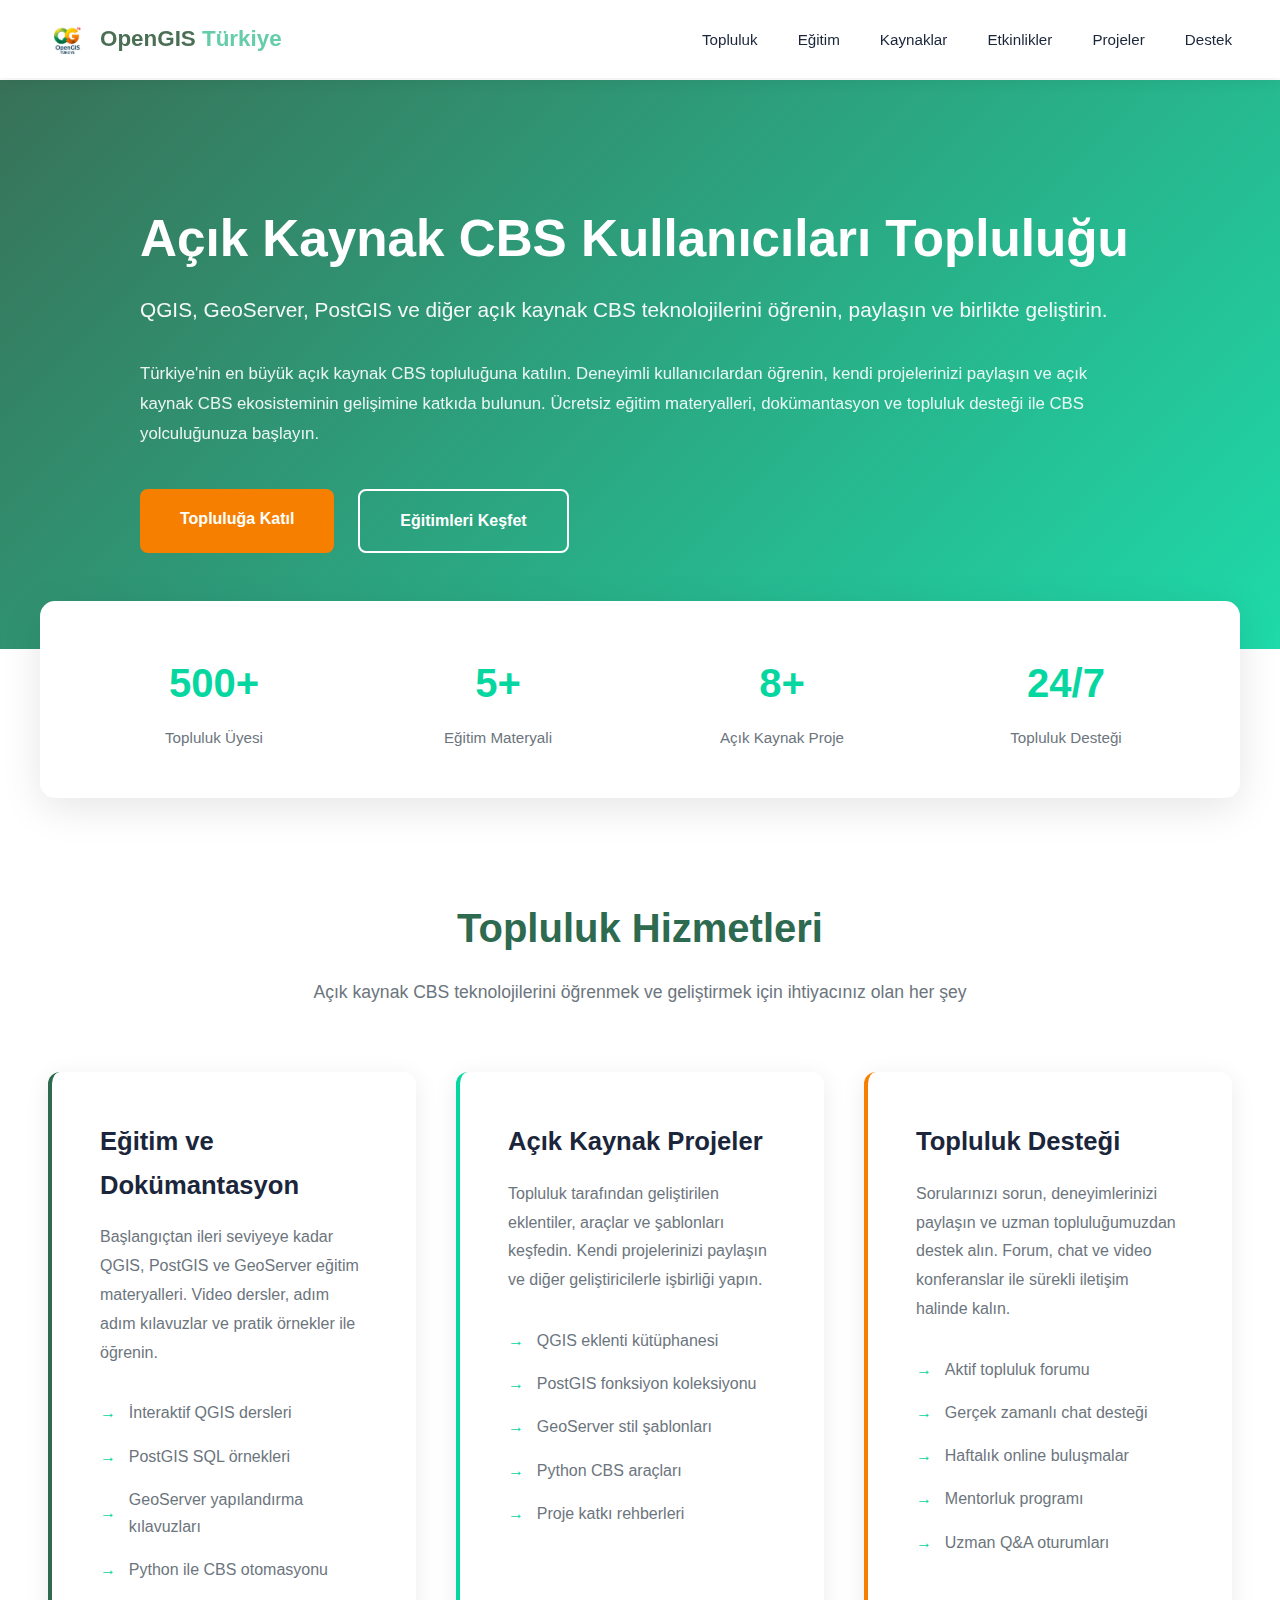
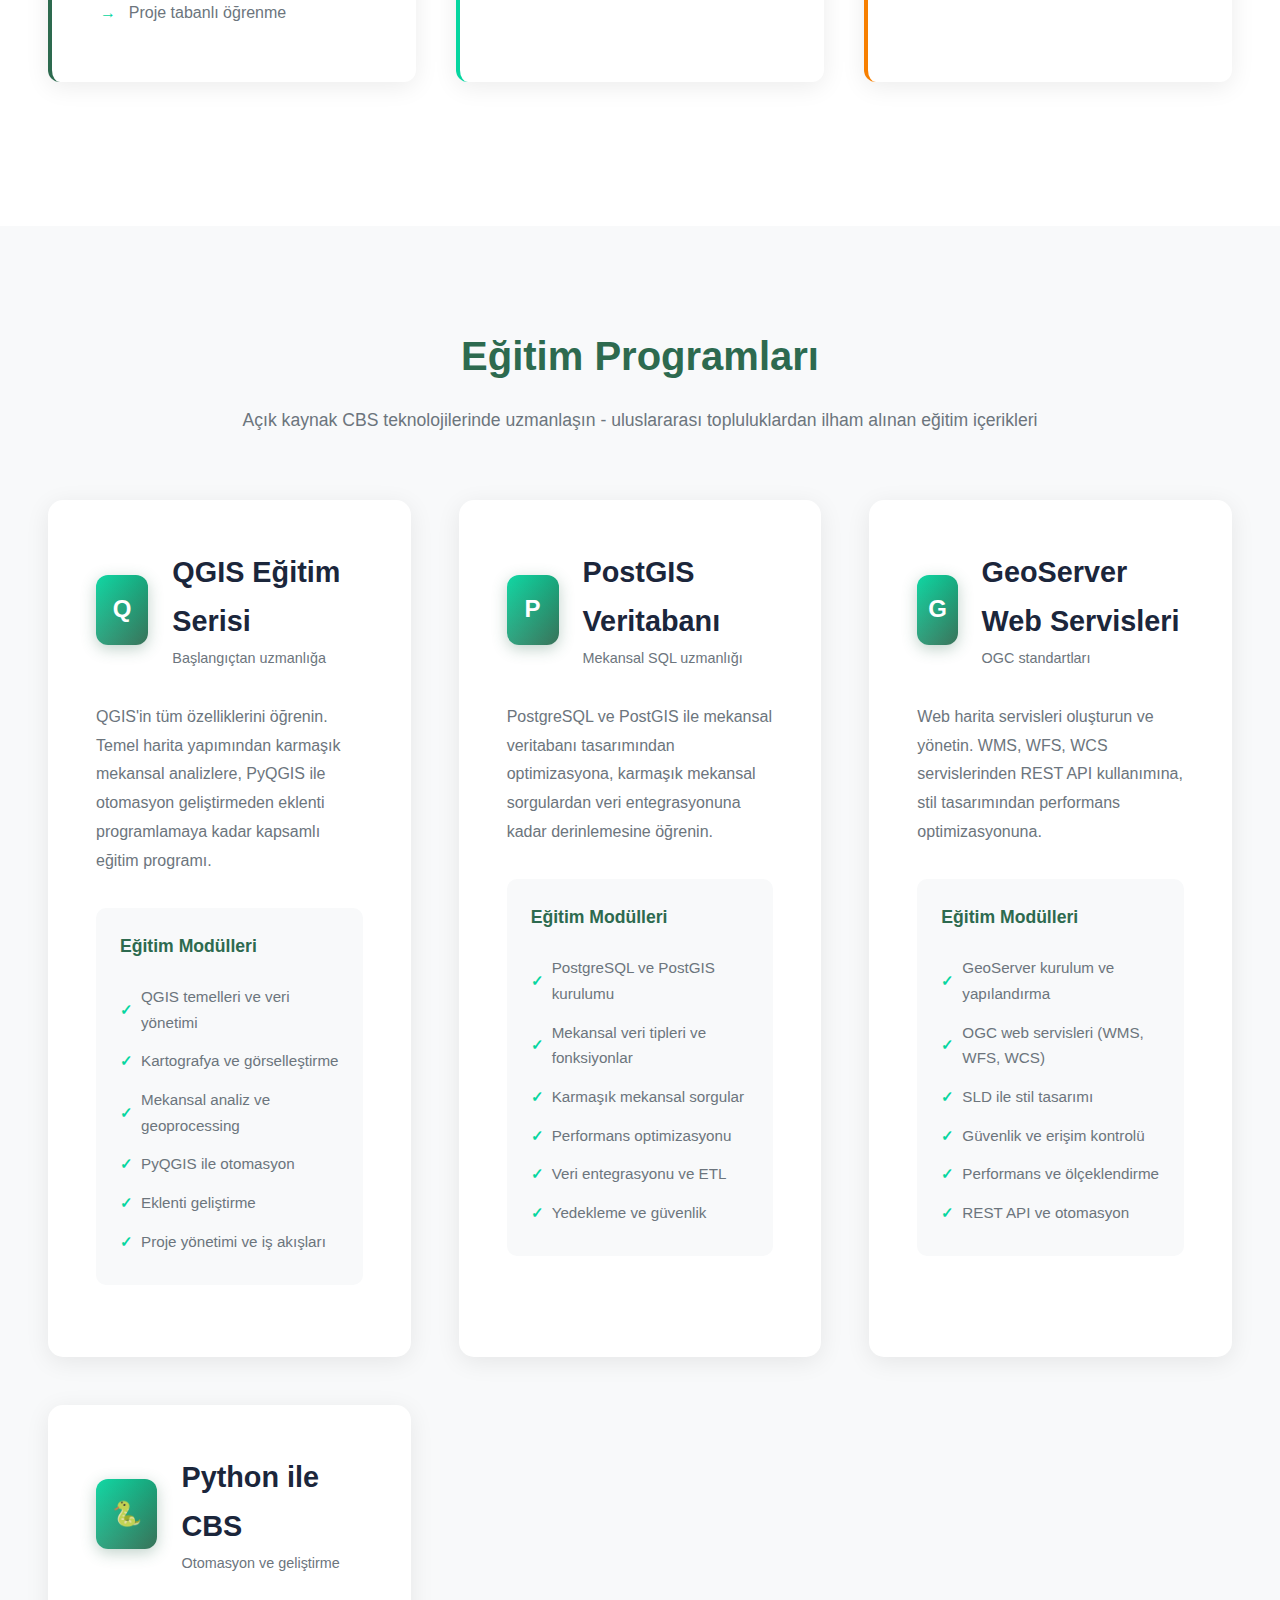
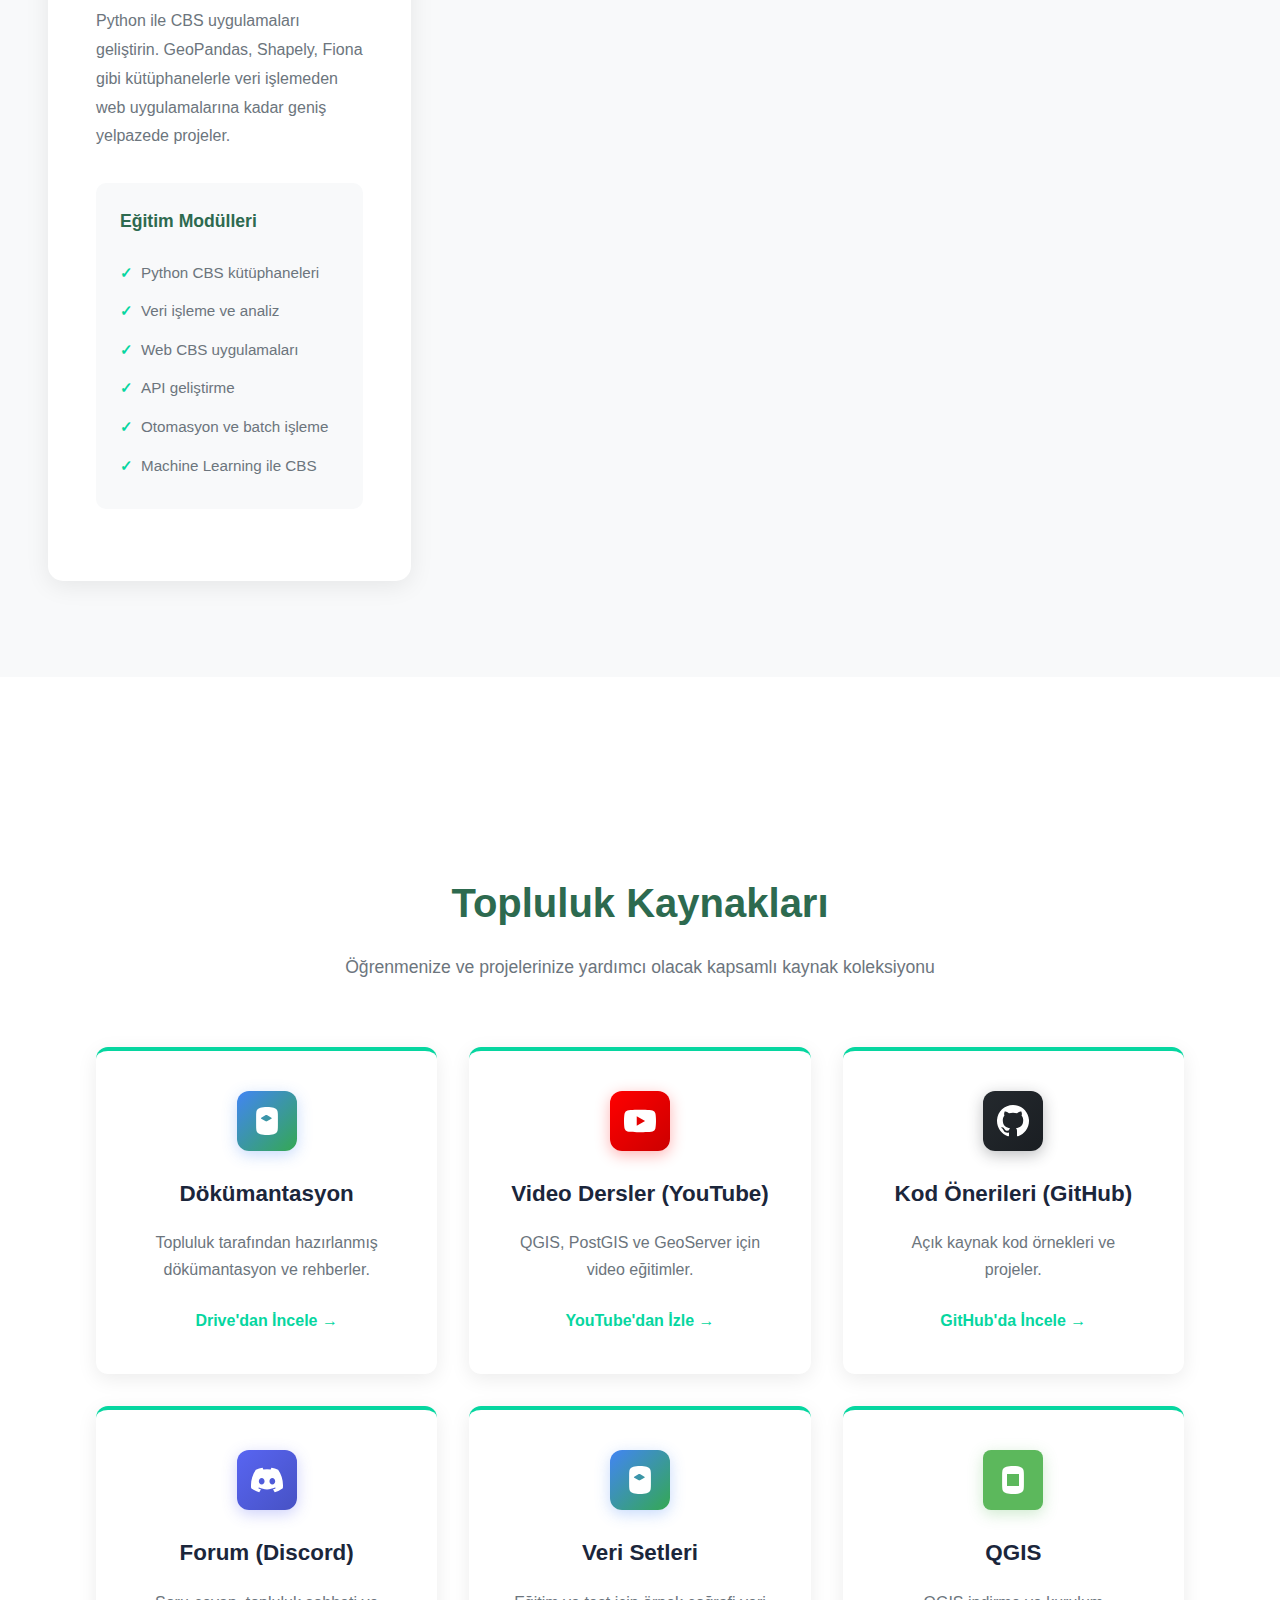
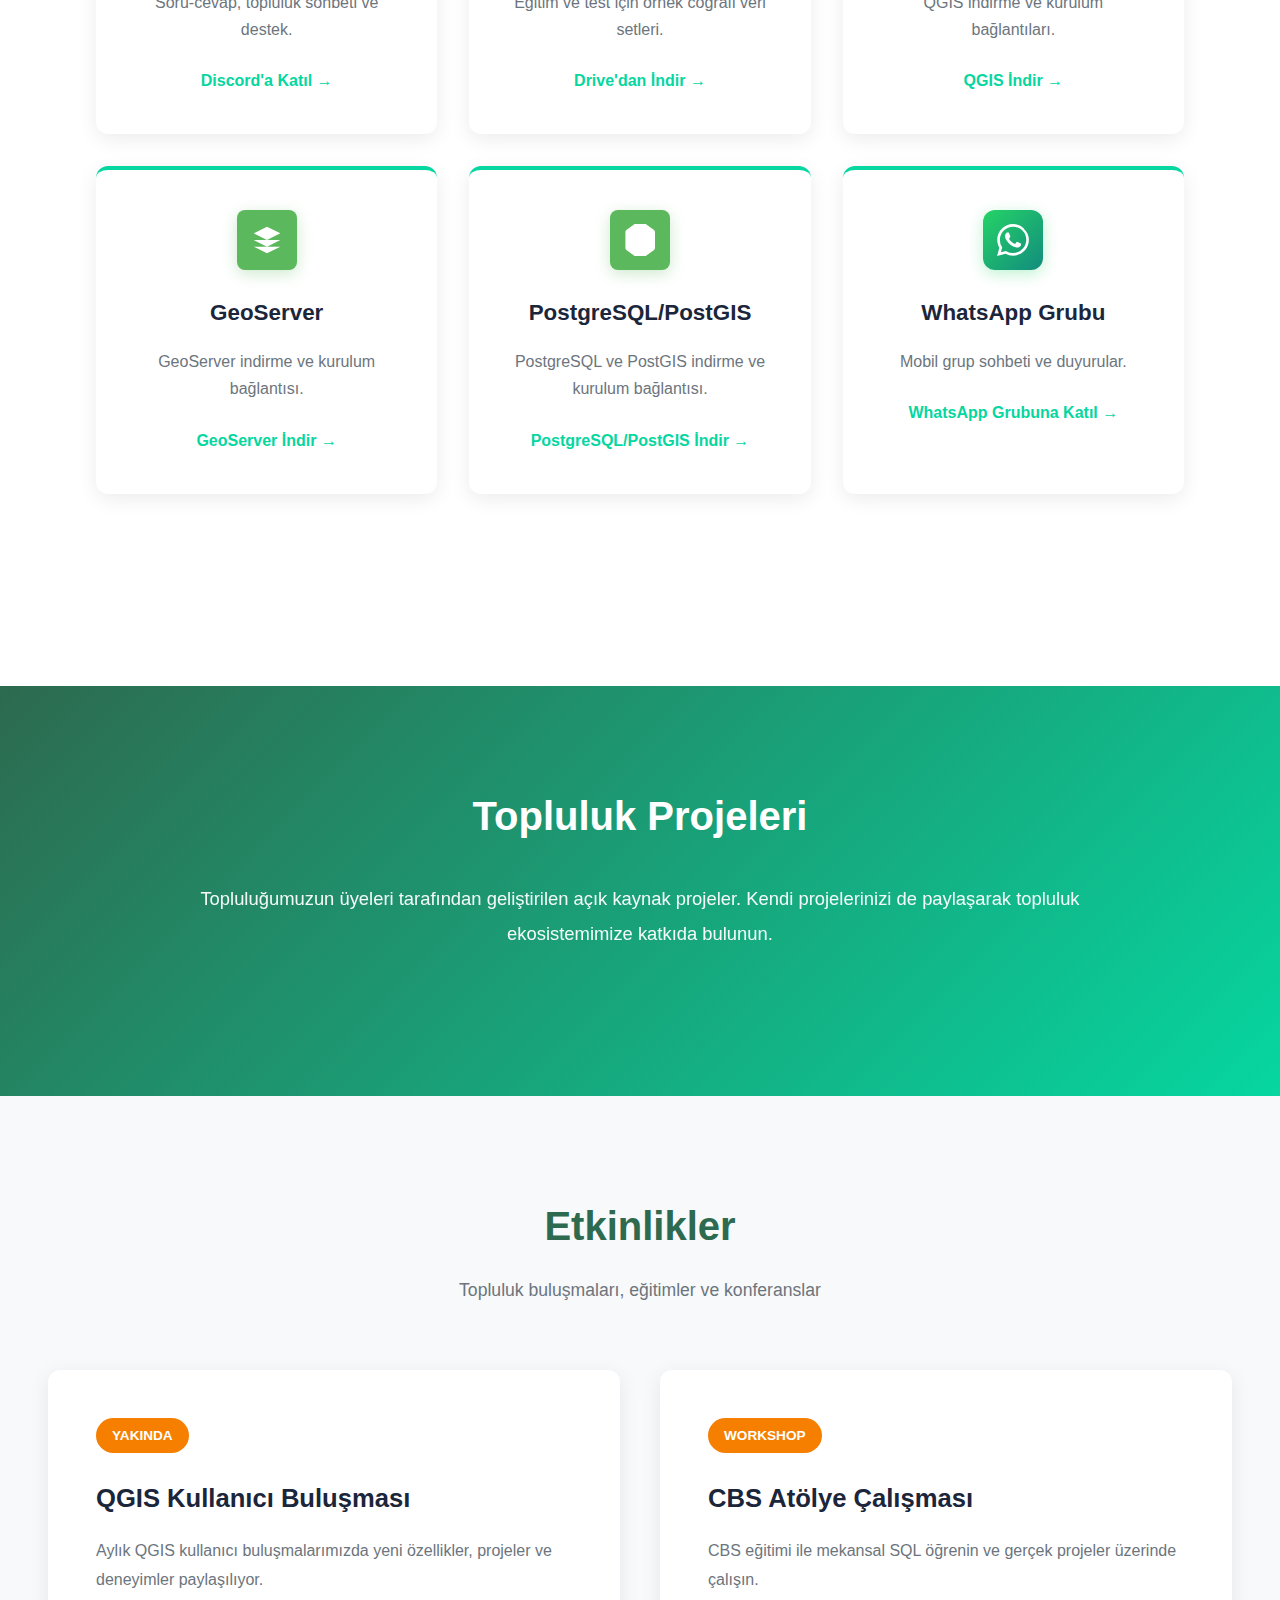
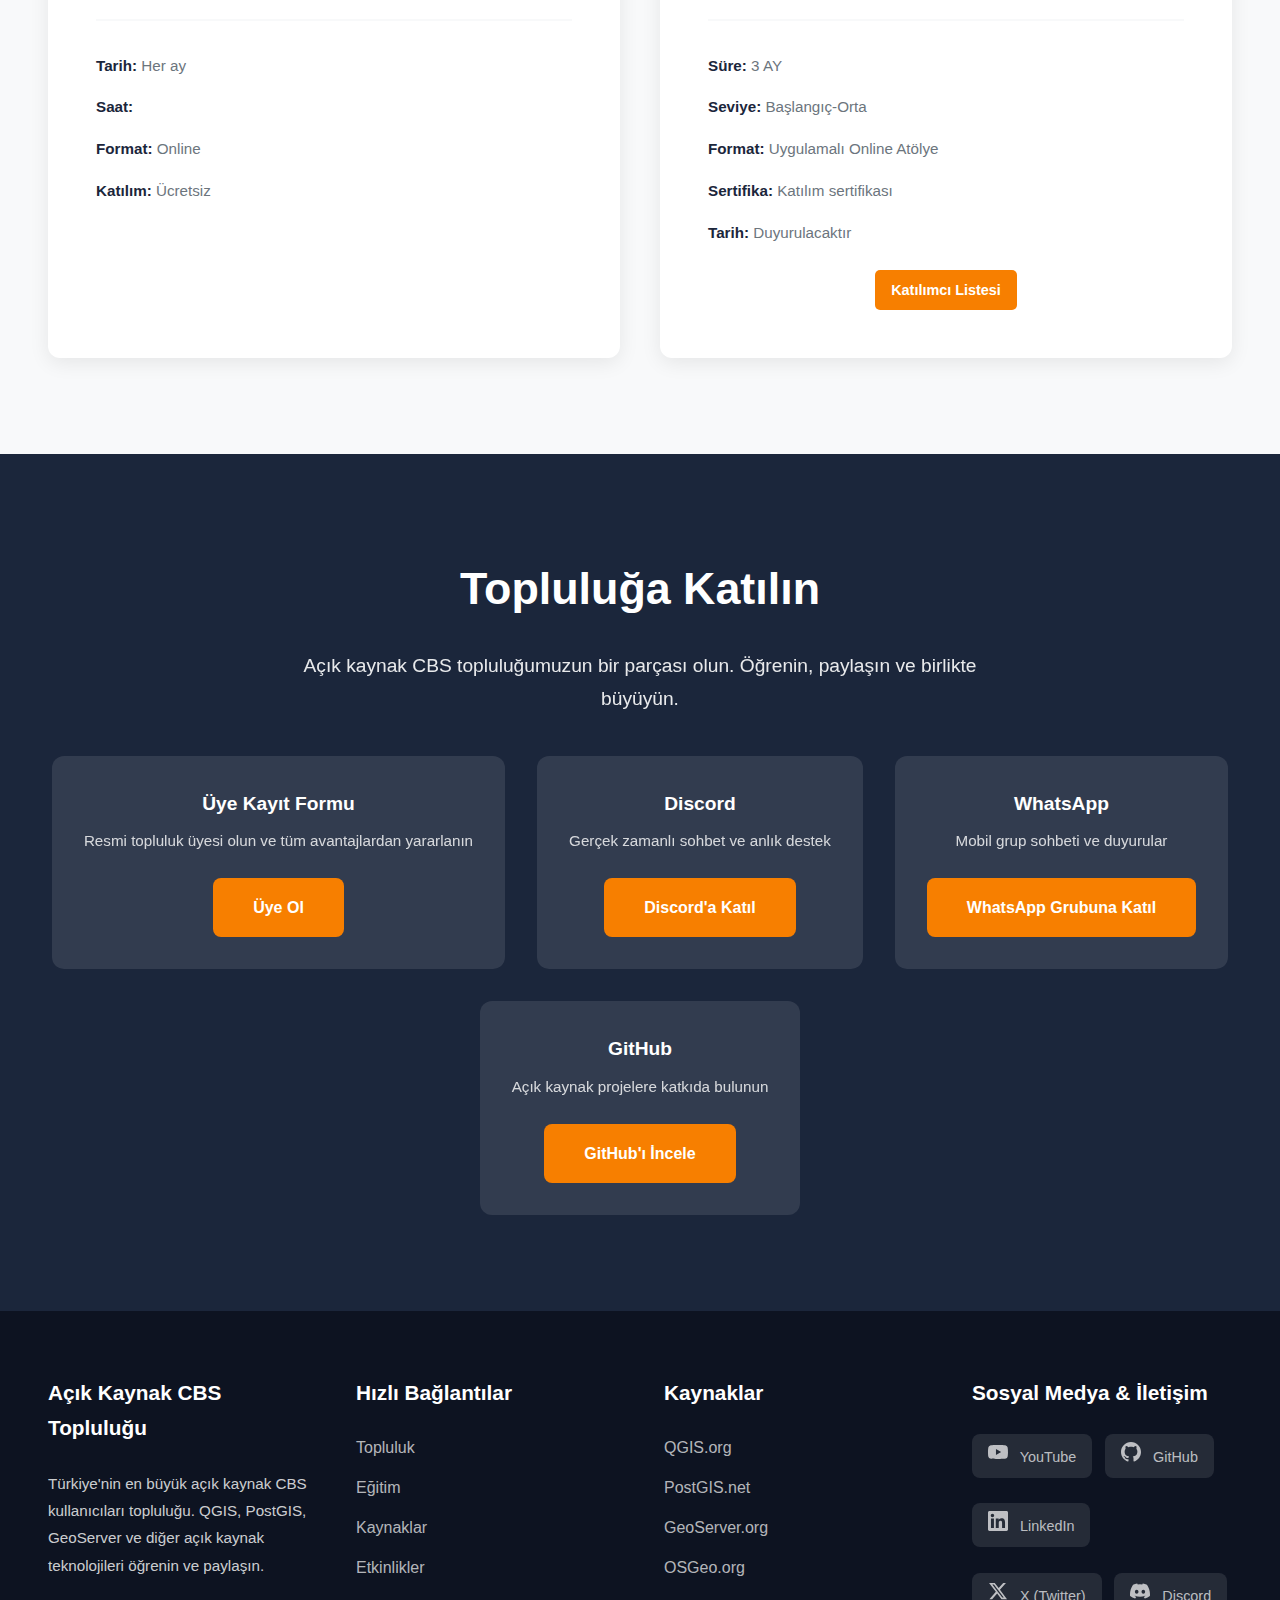
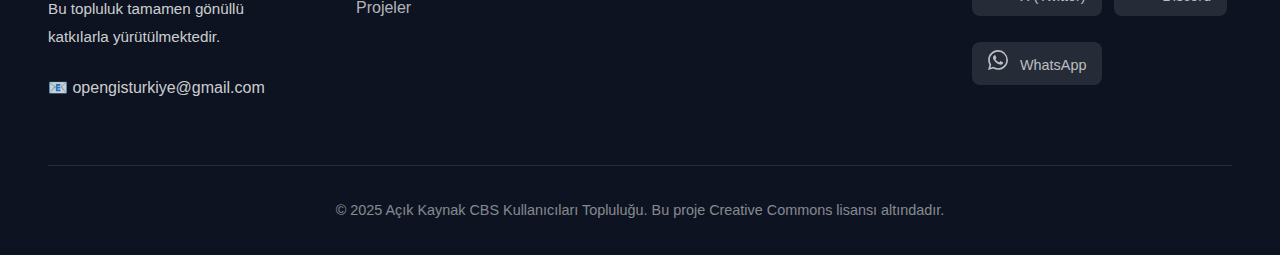
<file: index.html>
<!DOCTYPE html>
<html lang="tr">
<head>
    <meta charset="UTF-8">
    <meta name="viewport" content="width=device-width, initial-scale=1.0">
    <title>OpenGIS Türkiye - Açık Kaynak CBS Topluluğu</title>
    
    <!-- Favicon -->
    <link rel="icon" type="image/svg+xml" href="favicon.svg">
    <link rel="icon" type="image/png" href="favicon.png">
    
    <!-- CSS Files -->
    <link rel="stylesheet" href="assets/css/variables.css">
    <link rel="stylesheet" href="assets/css/header.css">
    <link rel="stylesheet" href="assets/css/hero.css">
    <link rel="stylesheet" href="assets/css/services.css">
    <link rel="stylesheet" href="assets/css/education.css">
    <link rel="stylesheet" href="assets/css/community.css">
    <link rel="stylesheet" href="assets/css/projects.css">
    <link rel="stylesheet" href="assets/css/events.css">
    <link rel="stylesheet" href="assets/css/support.css">
    <link rel="stylesheet" href="assets/css/footer.css">
    <link rel="stylesheet" href="assets/css/responsive.css">
    <link rel="stylesheet" href="assets/css/icons.css">
    <link rel="stylesheet" href="assets/css/gis-tools.css">
    <link rel="stylesheet" href="assets/css/resource-extras.css">
</head>
<body>
    <!-- Header -->
    <header>
        <nav>
            <a href="#" class="logo">
                <img src="assets/images/ogt.png" alt="OpenGIS Türkiye">
                <span class="logo-text">OpenGIS<span class="logo-sub"> Türkiye</span></span>
            </a>
            <ul>
                <li><a href="#topluluk">Topluluk</a></li>
                <li><a href="#egitim">Eğitim</a></li>
                <li><a href="#kaynaklar">Kaynaklar</a></li>
                <li><a href="#etkinlikler">Etkinlikler</a></li>
                <li><a href="#projeler">Projeler</a></li>
                <li><a href="#destek">Destek</a></li>
            </ul>
        </nav>
    </header>

    <!-- Hero Section -->
    <section class="hero">
        <div class="hero-content">
            <h1>Açık Kaynak CBS Kullanıcıları Topluluğu</h1>
            <p class="hero-subtitle">QGIS, GeoServer, PostGIS ve diğer açık kaynak CBS teknolojilerini öğrenin, paylaşın ve birlikte geliştirin.</p>
            <p class="hero-description">
                Türkiye'nin en büyük açık kaynak CBS topluluğuna katılın. Deneyimli kullanıcılardan öğrenin, kendi projelerinizi paylaşın ve açık kaynak CBS ekosisteminin gelişimine katkıda bulunun. Ücretsiz eğitim materyalleri, dokümantasyon ve topluluk desteği ile CBS yolculuğunuza başlayın.
            </p>
            <div class="cta-buttons">
                <a href="https://docs.google.com/forms/d/e/1FAIpQLSchQlL3AZOpRK7SaighwJMpr8IyZZ20a3MEWAyG3nzdAfHD2w/viewform?usp=header" target="_blank" class="btn-primary">Topluluğa Katıl</a>
                <a href="#egitim" class="btn-secondary">Eğitimleri Keşfet</a>
            </div>
        </div>
    </section>

    <!-- Stats Section -->
    <section class="stats">
        <div class="stats-grid">
            <div class="stat-item">
                <h3>500+</h3>
                <p>Topluluk Üyesi</p>
            </div>
            <div class="stat-item">
                <h3>5+</h3>
                <p>Eğitim Materyali</p>
            </div>
            <div class="stat-item">
                <h3>8+</h3>
                <p>Açık Kaynak Proje</p>
            </div>
            <div class="stat-item">
                <h3>24/7</h3>
                <p>Topluluk Desteği</p>
            </div>
        </div>
    </section>

    <!-- Community Section -->
    <section class="main-content" id="topluluk">
        <h2 class="section-title">Topluluk Hizmetleri</h2>
        <p class="section-subtitle">Açık kaynak CBS teknolojilerini öğrenmek ve geliştirmek için ihtiyacınız olan her şey</p>

        <div class="services-grid">
            <div class="service-card">
                <h3>Eğitim ve Dokümantasyon</h3>
                <p>Başlangıçtan ileri seviyeye kadar QGIS, PostGIS ve GeoServer eğitim materyalleri. Video dersler, adım adım kılavuzlar ve pratik örnekler ile öğrenin.</p>
                <ul class="service-features">
                    <li>İnteraktif QGIS dersleri</li>
                    <li>PostGIS SQL örnekleri</li>
                    <li>GeoServer yapılandırma kılavuzları</li>
                    <li>Python ile CBS otomasyonu</li>
                    <li>Proje tabanlı öğrenme</li>
                </ul>
            </div>

            <div class="service-card">
                <h3>Açık Kaynak Projeler</h3>
                <p>Topluluk tarafından geliştirilen eklentiler, araçlar ve şablonları keşfedin. Kendi projelerinizi paylaşın ve diğer geliştiricilerle işbirliği yapın.</p>
                <ul class="service-features">
                    <li>QGIS eklenti kütüphanesi</li>
                    <li>PostGIS fonksiyon koleksiyonu</li>
                    <li>GeoServer stil şablonları</li>
                    <li>Python CBS araçları</li>
                    <li>Proje katkı rehberleri</li>
                </ul>
            </div>

            <div class="service-card">
                <h3>Topluluk Desteği</h3>
                <p>Sorularınızı sorun, deneyimlerinizi paylaşın ve uzman topluluğumuzdan destek alın. Forum, chat ve video konferanslar ile sürekli iletişim halinde kalın.</p>
                <ul class="service-features">
                    <li>Aktif topluluk forumu</li>
                    <li>Gerçek zamanlı chat desteği</li>
                    <li>Haftalık online buluşmalar</li>
                    <li>Mentorluk programı</li>
                    <li>Uzman Q&A oturumları</li>
                </ul>
            </div>
        </div>
    </section>

    <!-- Technologies Section -->
    <section class="technologies" id="egitim">
        <div class="tech-container">
            <h2 class="section-title">Eğitim Programları</h2>
            <p class="section-subtitle">Açık kaynak CBS teknolojilerinde uzmanlaşın -  uluslararası topluluklardan ilham alınan eğitim içerikleri</p>

            <div class="tech-grid">
                <div class="tech-card">
                    <div class="tech-header">
                        <div class="tech-icon qgis"></div>
                        <div>
                            <h3>QGIS Eğitim Serisi</h3>
                            <p style="margin: 0; color: var(--gray); font-size: 0.9rem;">Başlangıçtan uzmanlığa</p>
                        </div>
                    </div>
                    <p class="tech-description">
                        QGIS'in tüm özelliklerini öğrenin. Temel harita yapımından karmaşık mekansal analizlere, PyQGIS ile otomasyon geliştirmeden eklenti programlamaya kadar kapsamlı eğitim programı.
                    </p>
                    <div class="tech-capabilities">
                        <h4>Eğitim Modülleri</h4>
                        <ul>
                            <li>QGIS temelleri ve veri yönetimi</li>
                            <li>Kartografya ve görselleştirme</li>
                            <li>Mekansal analiz ve geoprocessing</li>
                            <li>PyQGIS ile otomasyon</li>
                            <li>Eklenti geliştirme</li>
                            <li>Proje yönetimi ve iş akışları</li>
                        </ul>
                    </div>
                </div>

                <div class="tech-card">
                    <div class="tech-header">
                        <div class="tech-icon postgis"></div>
                        <div>
                            <h3>PostGIS Veritabanı</h3>
                            <p style="margin: 0; color: var(--gray); font-size: 0.9rem;">Mekansal SQL uzmanlığı</p>
                        </div>
                    </div>
                    <p class="tech-description">
                        PostgreSQL ve PostGIS ile mekansal veritabanı tasarımından optimizasyona, karmaşık mekansal sorgulardan veri entegrasyonuna kadar derinlemesine öğrenin.
                    </p>
                    <div class="tech-capabilities">
                        <h4>Eğitim Modülleri</h4>
                        <ul>
                            <li>PostgreSQL ve PostGIS kurulumu</li>
                            <li>Mekansal veri tipleri ve fonksiyonlar</li>
                            <li>Karmaşık mekansal sorgular</li>
                            <li>Performans optimizasyonu</li>
                            <li>Veri entegrasyonu ve ETL</li>
                            <li>Yedekleme ve güvenlik</li>
                        </ul>
                    </div>
                </div>

                <div class="tech-card">
                    <div class="tech-header">
                        <div class="tech-icon geoserver"></div>
                        <div>
                            <h3>GeoServer Web Servisleri</h3>
                            <p style="margin: 0; color: var(--gray); font-size: 0.9rem;">OGC standartları</p>
                        </div>
                    </div>
                    <p class="tech-description">
                        Web harita servisleri oluşturun ve yönetin. WMS, WFS, WCS servislerinden REST API kullanımına, stil tasarımından performans optimizasyonuna.
                    </p>
                    <div class="tech-capabilities">
                        <h4>Eğitim Modülleri</h4>
                        <ul>
                            <li>GeoServer kurulum ve yapılandırma</li>
                            <li>OGC web servisleri (WMS, WFS, WCS)</li>
                            <li>SLD ile stil tasarımı</li>
                            <li>Güvenlik ve erişim kontrolü</li>
                            <li>Performans ve ölçeklendirme</li>
                            <li>REST API ve otomasyon</li>
                        </ul>
                    </div>
                </div>

                <div class="tech-card">
                    <div class="tech-header">
                        <div class="tech-icon python"></div>
                        <div>
                            <h3>Python ile CBS</h3>
                            <p style="margin: 0; color: var(--gray); font-size: 0.9rem;">Otomasyon ve geliştirme</p>
                        </div>
                    </div>
                    <p class="tech-description">
                        Python ile CBS uygulamaları geliştirin. GeoPandas, Shapely, Fiona gibi kütüphanelerle veri işlemeden web uygulamalarına kadar geniş yelpazede projeler.
                    </p>
                    <div class="tech-capabilities">
                        <h4>Eğitim Modülleri</h4>
                        <ul>
                            <li>Python CBS kütüphaneleri</li>
                            <li>Veri işleme ve analiz</li>
                            <li>Web CBS uygulamaları</li>
                            <li>API geliştirme</li>
                            <li>Otomasyon ve batch işleme</li>
                            <li>Machine Learning ile CBS</li>
                        </ul>
                    </div>
                </div>
            </div>
        </div>
    </section>

    <!-- Resources Section -->
    <section class="community" id="kaynaklar">
        <div class="community-container" style="max-width: 1400px; margin: 0 auto; padding: 6rem 3rem;">
            <h2 class="section-title">Topluluk Kaynakları</h2>
            <p class="section-subtitle">Öğrenmenize ve projelerinize yardımcı olacak kapsamlı kaynak koleksiyonu</p>

            <div class="community-grid">
                <!-- Content will be loaded dynamically from resources.json -->
            </div>
        </div>
    </section>

    <!-- Projects Section -->
    <section class="why-section" id="projeler">
        <div class="why-content">
            <h2>Topluluk Projeleri</h2>
            <p class="why-intro">
                Topluluğumuzun üyeleri tarafından geliştirilen açık kaynak projeler. Kendi projelerinizi de paylaşarak topluluk ekosistemimize katkıda bulunun.
            </p>
        </div>
    </section>

    <!-- Events Section -->
    <section class="training" id="etkinlikler">
        <div class="training-container">
            <h2 class="section-title">Etkinlikler</h2>
            <p class="section-subtitle">Topluluk buluşmaları, eğitimler ve konferanslar</p>

            <div class="training-grid">
                <div class="training-card">
                    <div class="training-badge">YAKINMIŞ</div>
                    <h3>QGIS Kullanıcı Buluşması</h3>
                    <p>Aylık QGIS kullanıcı buluşmalarımızda yeni özellikler, projeler ve deneyimler paylaşılıyor.</p>
                    <ul class="training-details">
                        <li><strong>Tarih:</strong> Her ayın ikinci cumartesi</li>
                        <li><strong>Saat:</strong> 14:00 - 17:00</li>
                        <li><strong>Format:</strong> Online + Hibrit</li>
                        <li><strong>Katılım:</strong> Ücretsiz</li>
                    </ul>
                </div>

                <div class="training-card">
                    <div class="training-badge">WORKSHOP</div>
                    <h3>PostGIS Atölye Çalışması</h3>
                    <p>Hands-on PostGIS eğitimi ile mekansal SQL öğrenin ve gerçek projeler üzerinde çalışın.</p>
                    <ul class="training-details">
                        <li><strong>Süre:</strong> 2 gün</li>
                        <li><strong>Seviye:</strong> Başlangıç-Orta</li>
                        <li><strong>Format:</strong> Uygulamalı atölye</li>
                        <li><strong>Sertifika:</strong> Katılım sertifikası</li>
                    </ul>
                </div>

                <div class="training-card">
                    <div class="training-badge">KONFERANS</div>
                    <h3>Açık Kaynak CBS Konferansı</h3>
                    <p>Yıllık konferansımızda ulusal ve uluslararası konuşmacılar en son gelişmeleri paylaşıyor.</p>
                    <ul class="training-details">
                        <li><strong>Tarih:</strong> Sonbahar</li>
                        <li><strong>Süre:</strong> 3 gün</li>
                        <li><strong>Format:</strong> Hibrit etkinlik</li>
                        <li><strong>İçerik:</strong> Teknik sunumlar + network</li>
                    </ul>
                </div>
            </div>
        </div>
    </section>

    <!-- Support Section -->
    <section class="cta-section" id="destek">
        <h2>Topluluğa Katılın</h2>
        <p>
            Açık kaynak CBS topluluğumuzun bir parçası olun. Öğrenin, paylaşın ve birlikte büyüyün.
        </p>

        <div class="cta-options">
            <div class="cta-option">
                <h4>Üye Kayıt Formu</h4>
                <p>Resmi topluluk üyesi olun ve tüm avantajlardan yararlanın</p>
                <a href="https://docs.google.com/forms/d/e/1FAIpQLSchQlL3AZOpRK7SaighwJMpr8IyZZ20a3MEWAyG3nzdAfHD2w/viewform?usp=header" target="_blank" class="btn-primary">Üye Ol</a>
            </div>

            <div class="cta-option">
                <h4>Discord</h4>
                <p>Gerçek zamanlı sohbet ve anlık destek</p>
                <a href="https://discord.gg/yZvbDSeH" target="_blank" class="btn-primary">Discord'a Katıl</a>
            </div>

            <div class="cta-option">
                <h4>WhatsApp</h4>
                <p>Mobil grup sohbeti ve duyurular</p>
                <a href="https://chat.whatsapp.com/ERw4FtkT1jg6gUvlUdgbNY?mode=ems_copy_t" target="_blank" class="btn-primary">WhatsApp Grubuna Katıl</a>
            </div>

            <div class="cta-option">
                <h4>GitHub</h4>
                <p>Açık kaynak projelere katkıda bulunun</p>
                <a href="https://github.com/OpenGISTurkiye" target="_blank" class="btn-primary">GitHub'ı İncele</a>
            </div>
        </div>
    </section>

    <!-- Footer -->
    <footer>
        <div class="footer-content">
            <div class="footer-section">
                <h3>Açık Kaynak CBS Topluluğu</h3>
                <p>Türkiye'nin en büyük açık kaynak CBS kullanıcıları topluluğu. QGIS, PostGIS, GeoServer ve diğer açık kaynak teknolojileri öğrenin ve paylaşın.</p>
                <p>Bu topluluk tamamen gönüllü katkılarla yürütülmektedir.</p>
                <div class="contact-info">
                    <a href="mailto:opengisturkiye@gmail.com">📧 opengisturkiye@gmail.com</a>
                </div>
            </div>

            <div class="footer-section">
                <h3>Hızlı Bağlantılar</h3>
                <ul>
                    <li><a href="#topluluk">Topluluk</a></li>
                    <li><a href="#egitim">Eğitim</a></li>
                    <li><a href="#kaynaklar">Kaynaklar</a></li>
                    <li><a href="#etkinlikler">Etkinlikler</a></li>
                    <li><a href="#projeler">Projeler</a></li>
                </ul>
            </div>

            <div class="footer-section">
                <h3>Kaynaklar</h3>
                <ul>
                    <li><a href="https://qgis.org" target="_blank">QGIS.org</a></li>
                    <li><a href="https://postgis.net" target="_blank">PostGIS.net</a></li>
                    <li><a href="https://geoserver.org" target="_blank">GeoServer.org</a></li>
                    <li><a href="https://osgeo.org" target="_blank">OSGeo.org</a></li>
                </ul>
            </div>

            <div class="footer-section">
                <h3>Sosyal Medya & İletişim</h3>
                <div class="social-links">
                    <a href="https://www.youtube.com/@OpenGISTurkiye" target="_blank" class="social-link youtube">
                        YouTube
                    </a>
                    <a href="https://github.com/OpenGISTurkiye" target="_blank" class="social-link github">
                        GitHub
                    </a>
                    <a href="http://linkedin.com/company/OpenGISTurkiye" target="_blank" class="social-link linkedin">
                        LinkedIn
                    </a>
                    <a href="https://x.com/OpenGISTurkiye" target="_blank" class="social-link twitter">
                        X (Twitter)
                    </a>
                    <a href="https://discord.gg/yZvbDSeH" target="_blank" class="social-link discord">
                        Discord
                    </a>
                    <a href="https://chat.whatsapp.com/ERw4FtkT1jg6gUvlUdgbNY?mode=ems_copy_t" target="_blank" class="social-link whatsapp">
                        WhatsApp
                    </a>
                </div>
            </div>
        </div>

        <div class="footer-bottom">
            <p>&copy; 2025 Açık Kaynak CBS Kullanıcıları Topluluğu. Bu proje Creative Commons lisansı altındadır.</p>
        </div>
    </footer>

    <!-- JavaScript Files -->
    <script src="assets/js/main.js"></script>
</body>
</html>
</file>
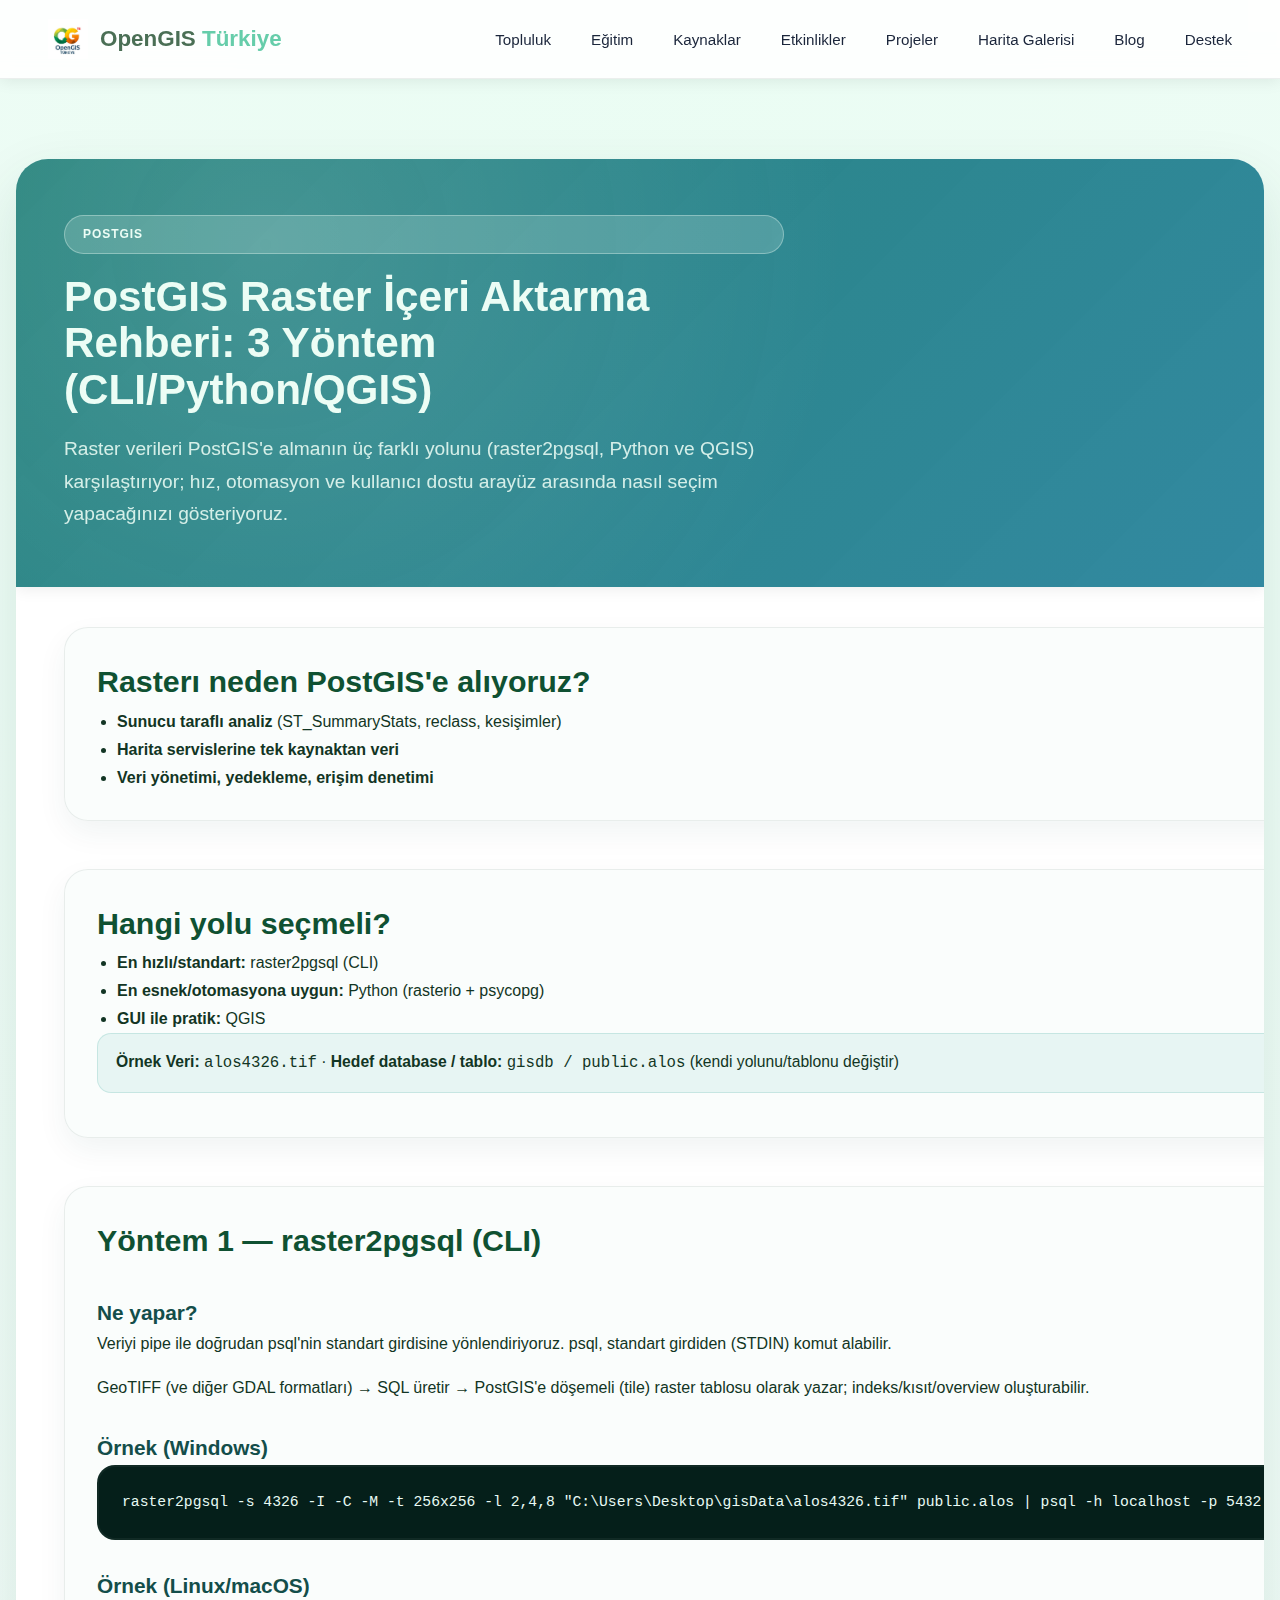
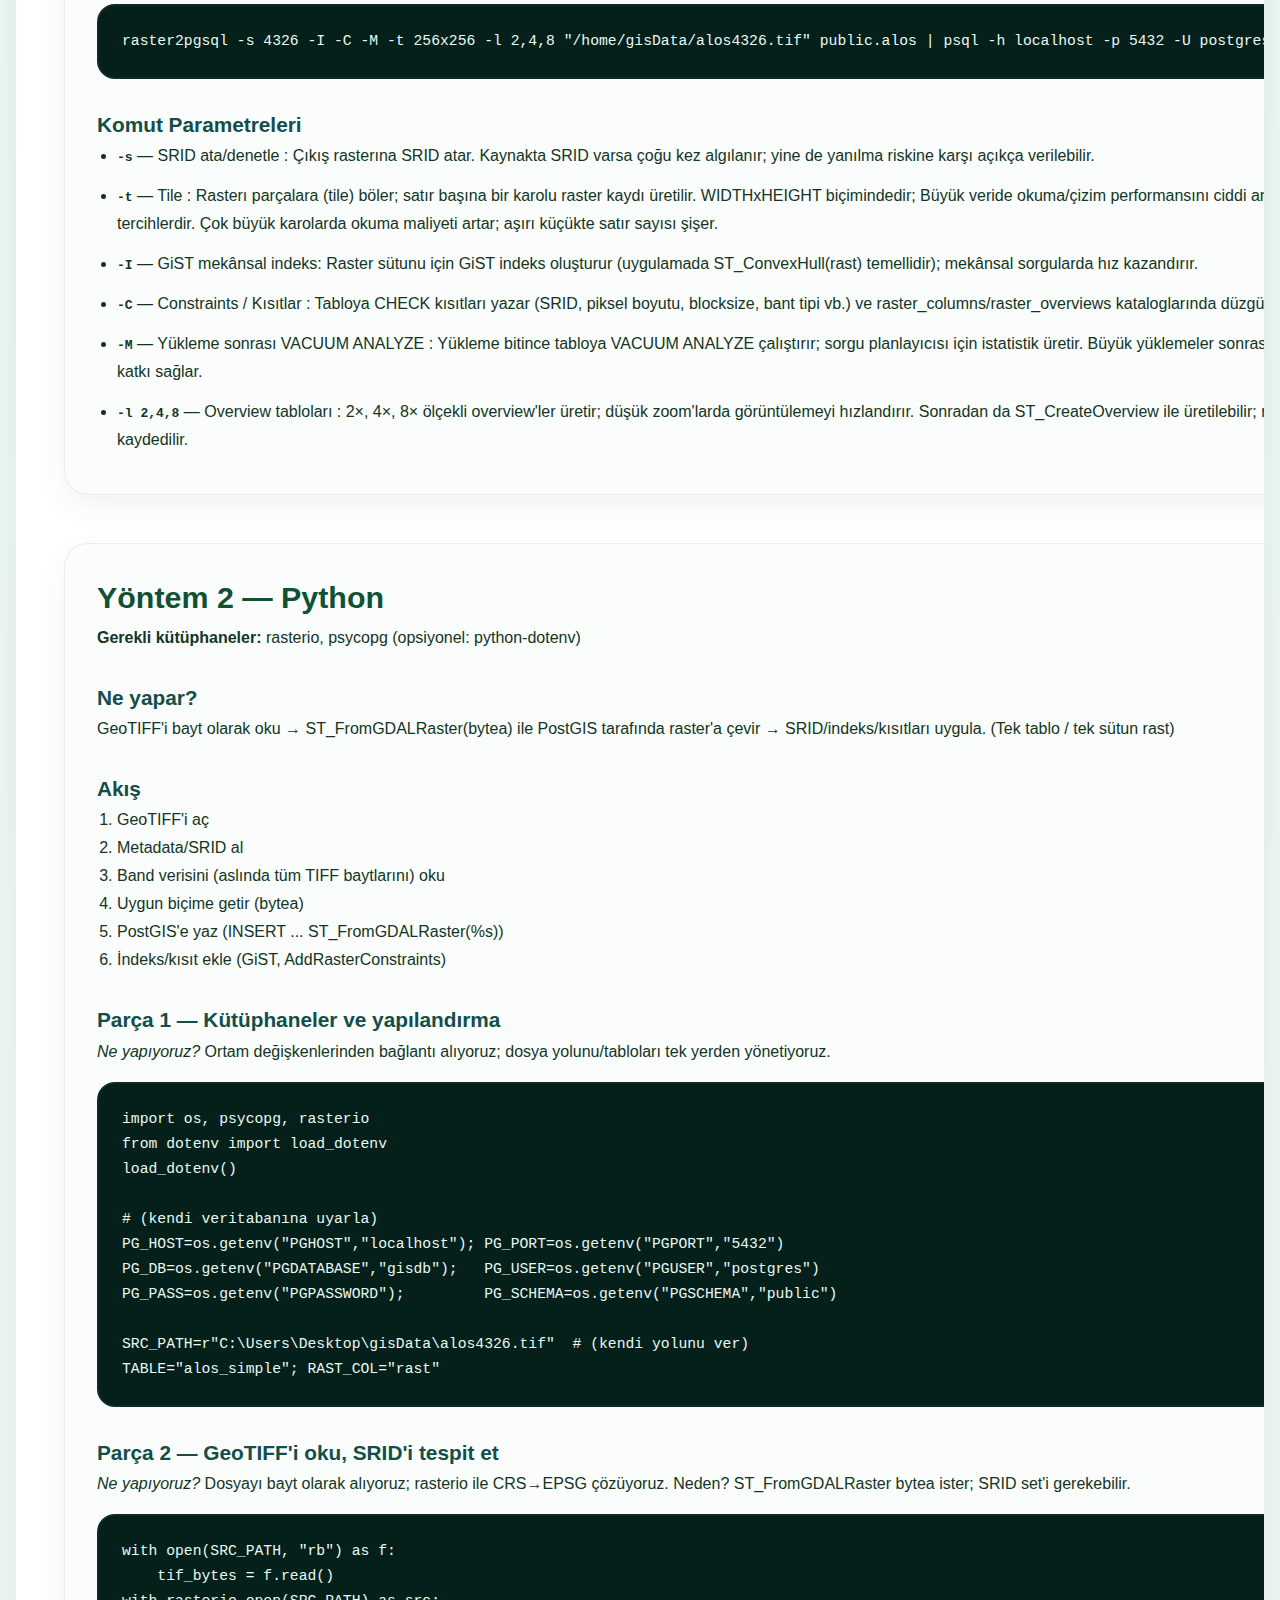
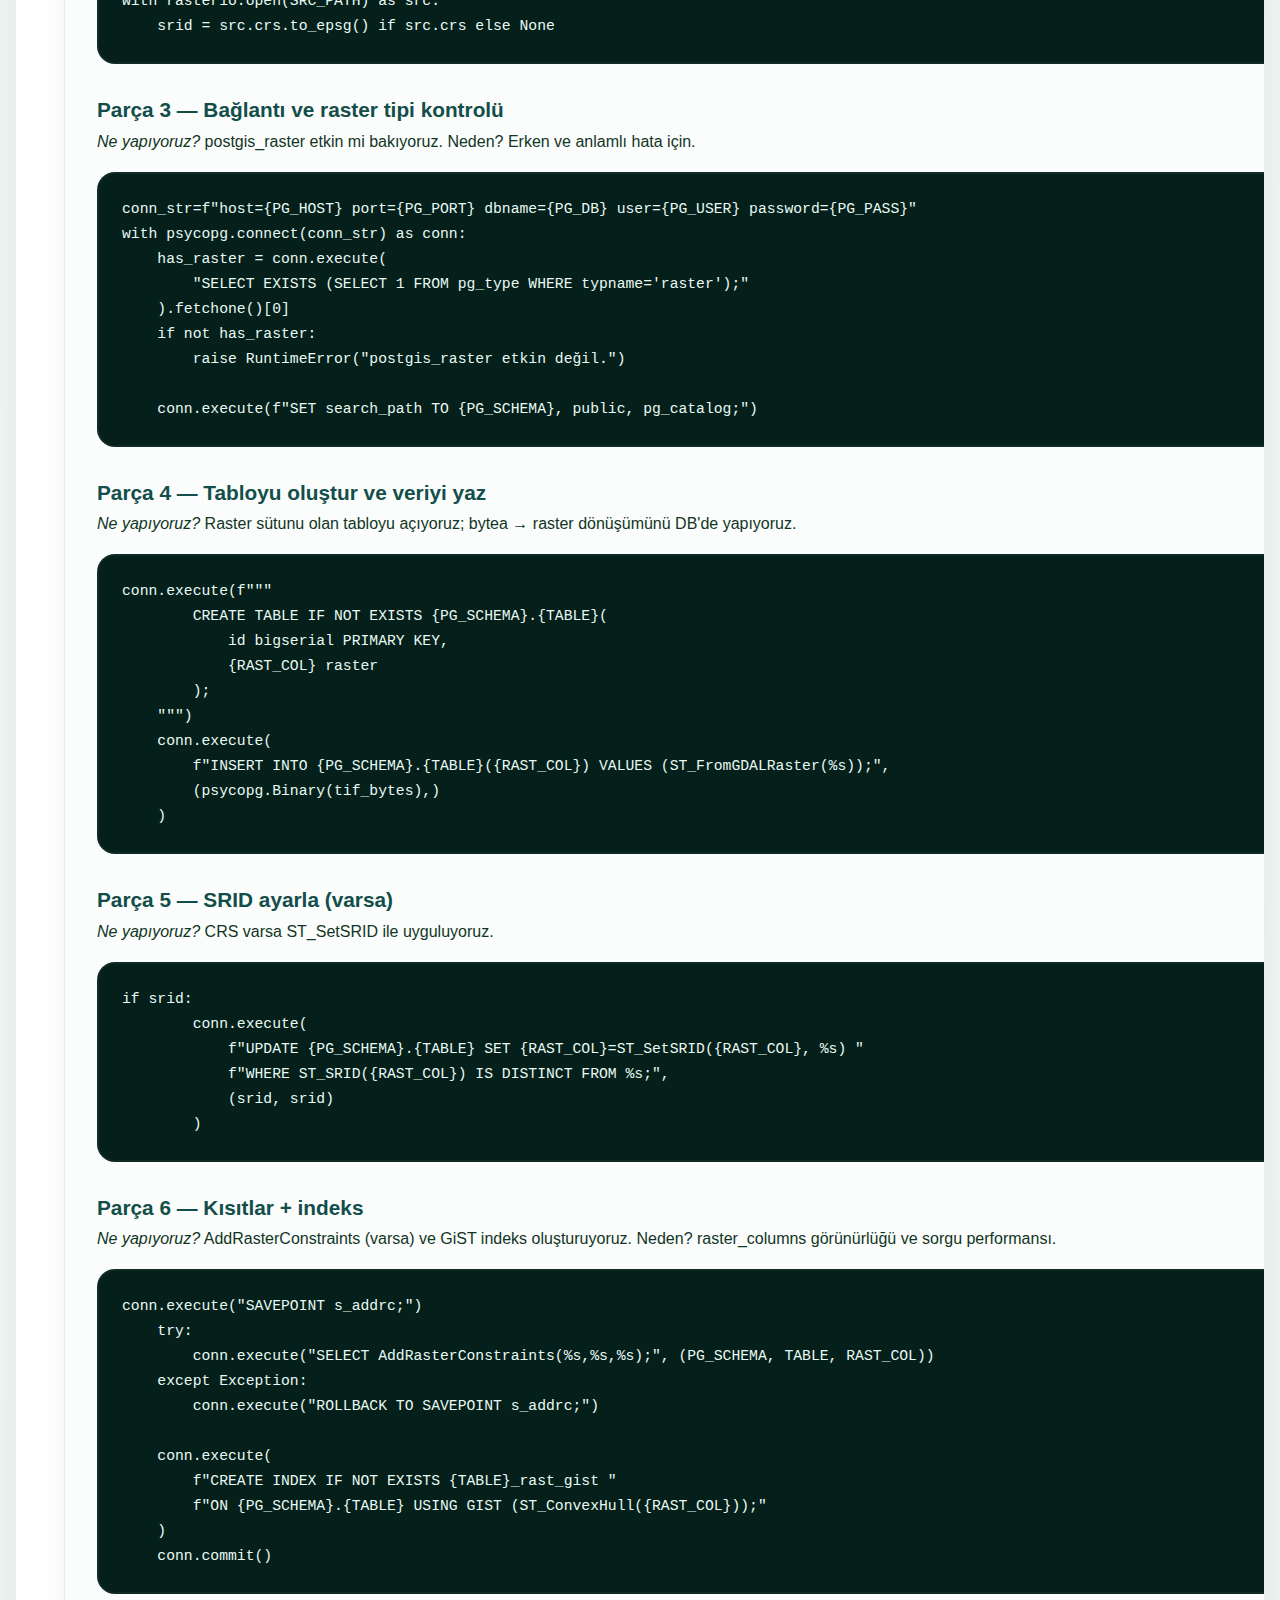
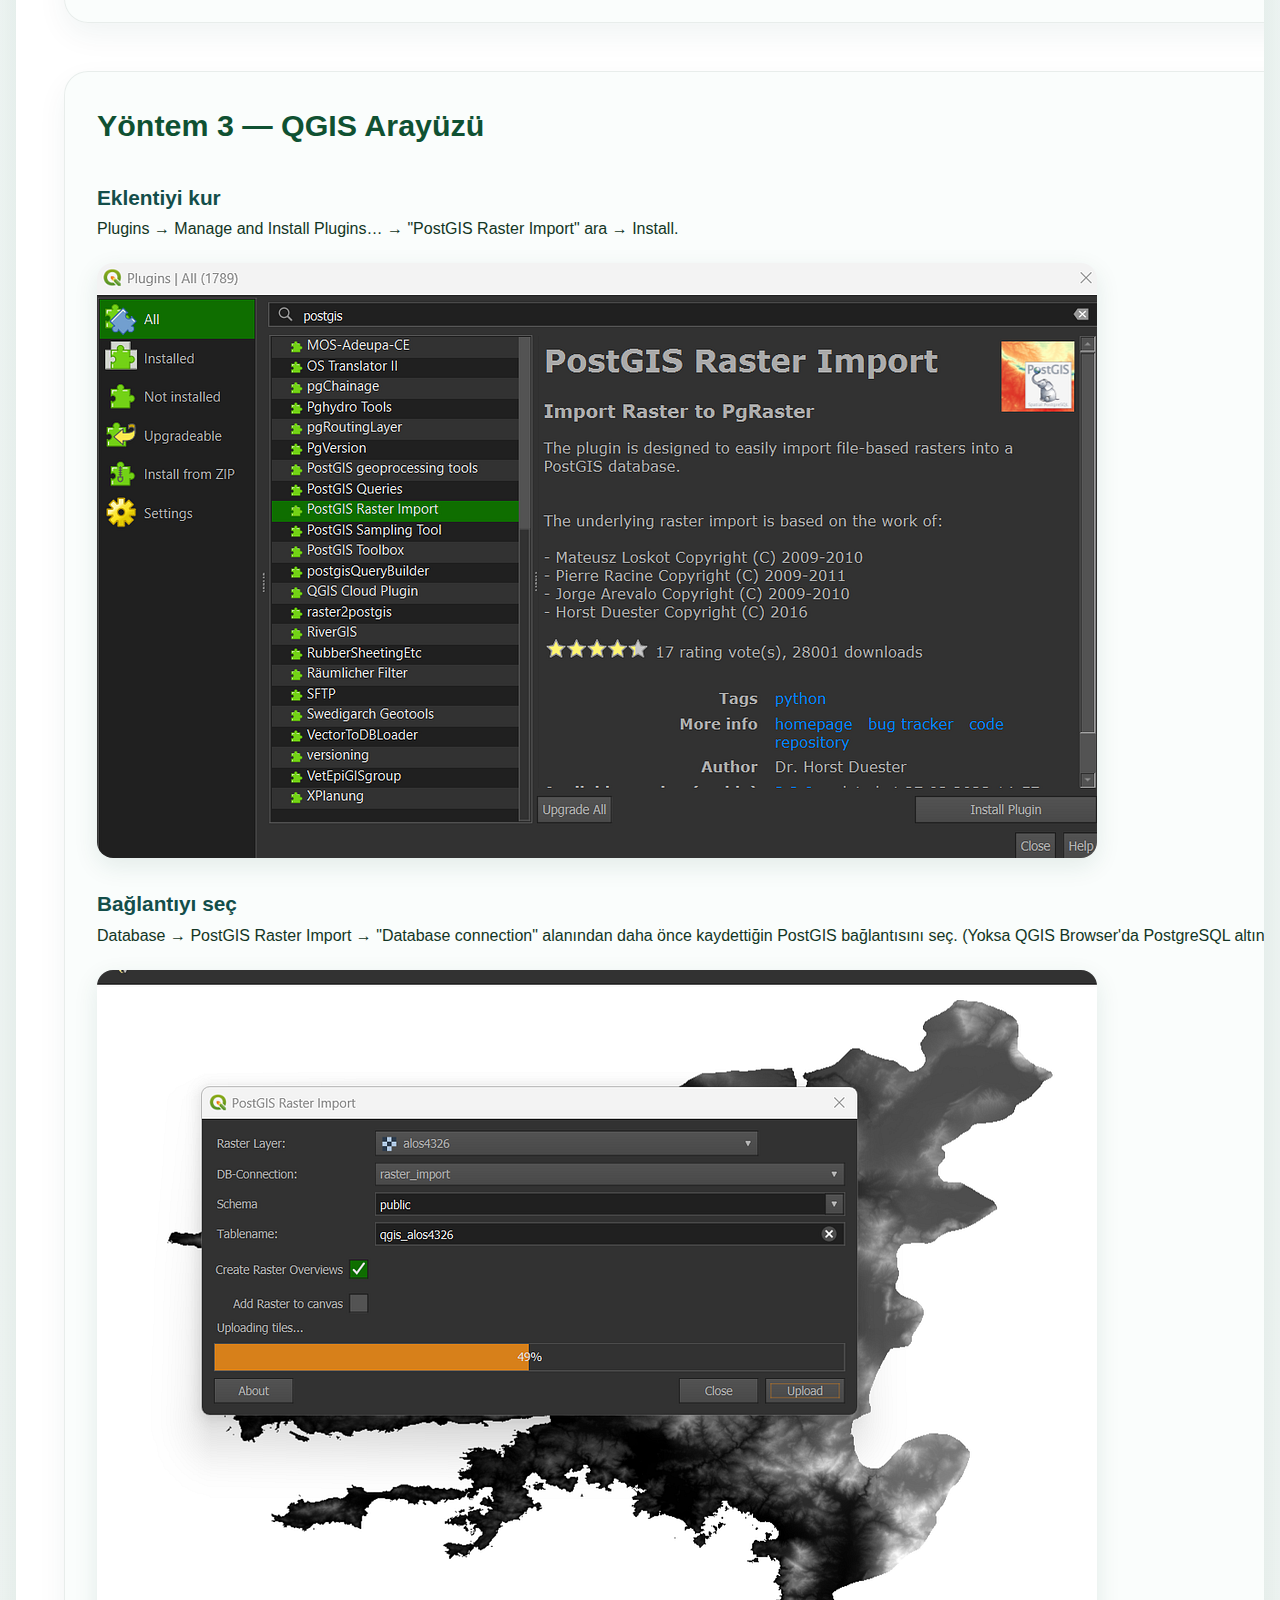
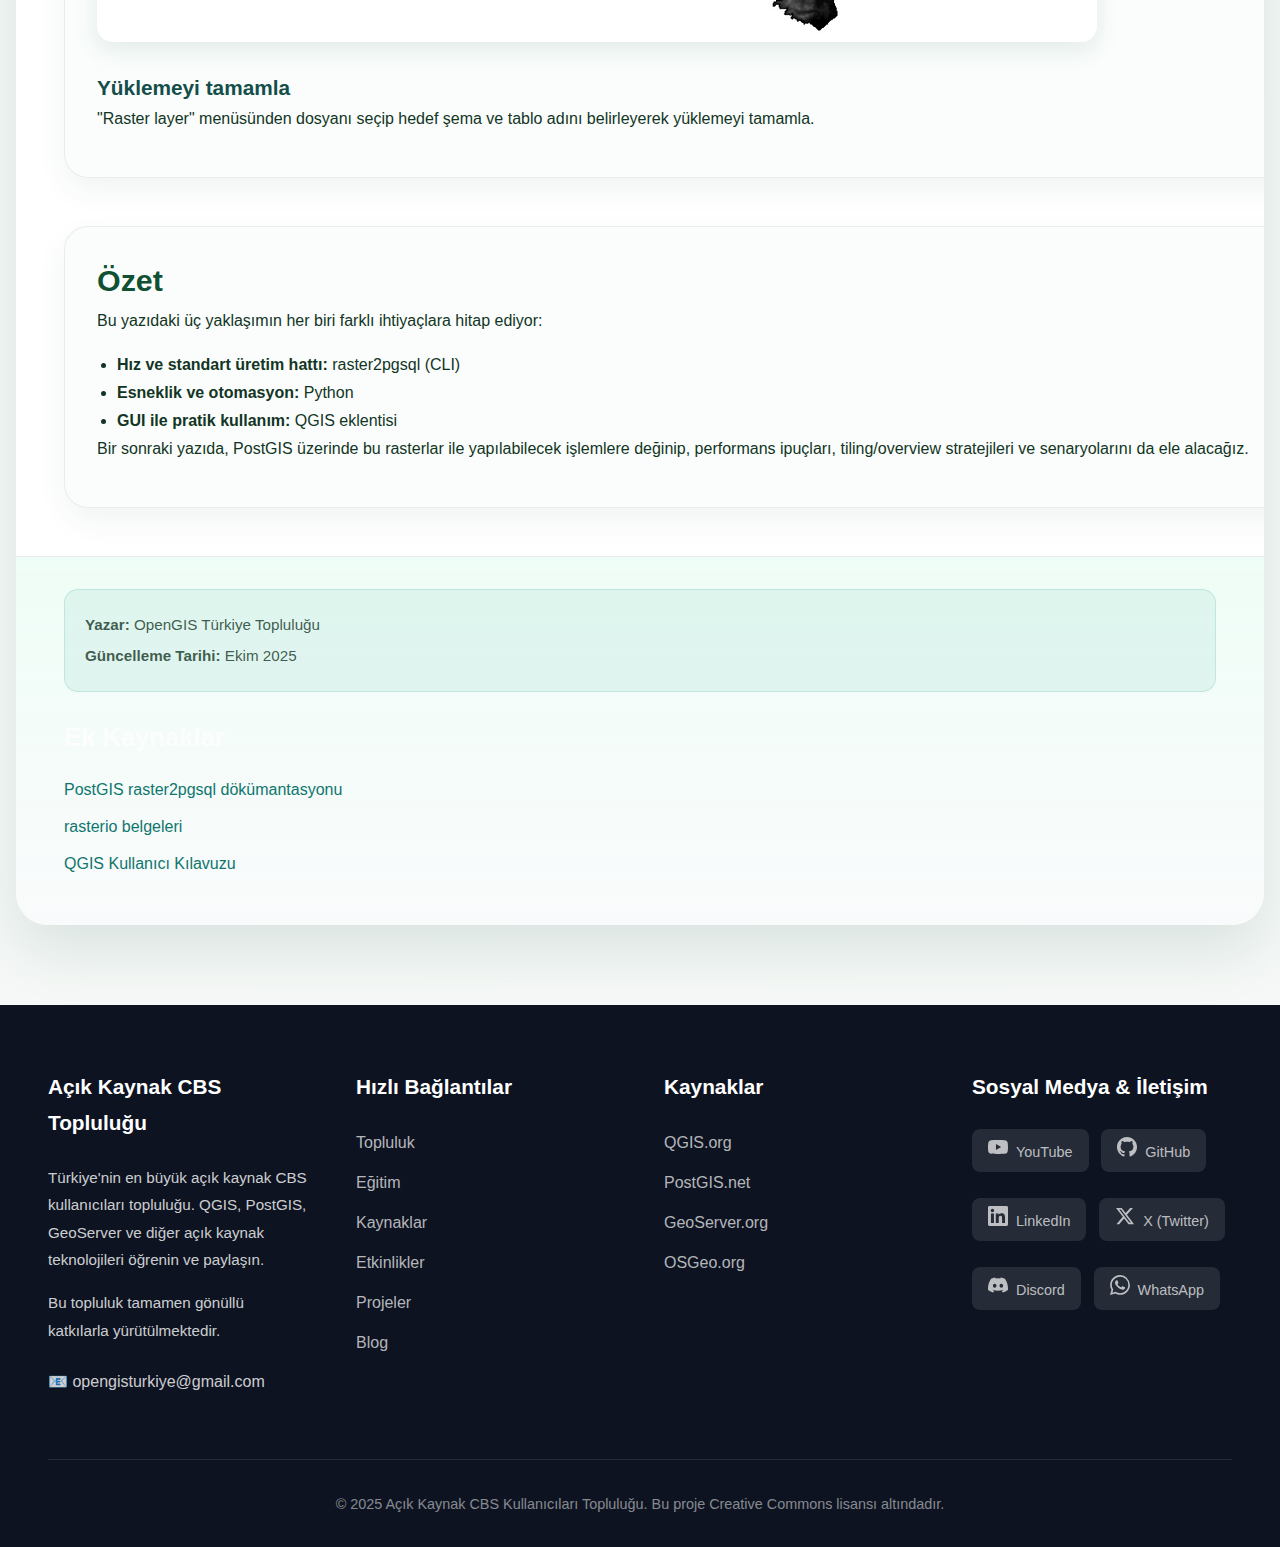
<file: blog/postgis-raster-iceri-aktarma-rehberi/index.html>
<!DOCTYPE html>
<html lang="tr">
<head>
    <meta charset="UTF-8">
    <meta name="viewport" content="width=device-width, initial-scale=1.0">
    <title>PostGIS Raster İçeri Aktarma Rehberi</title>
    <meta name="description" content="PostGIS'e raster veri yüklemek için raster2pgsql, Python ve QGIS tabanlı üç yaklaşımı karşılaştırmalı olarak inceleyin.">
    <link rel="icon" type="image/png" sizes="64x64" href="../../favicon.png">
    <link rel="icon" type="image/png" sizes="32x32" href="../../favicon.png">
    <link rel="apple-touch-icon" sizes="180x180" href="../../favicon.png">
    <meta name="theme-color" content="#2d6a4f">
    <link rel="stylesheet" href="../../assets/css/variables.css?v=1.1">
    <link rel="stylesheet" href="../../assets/css/header.css?v=1.1">
    <link rel="stylesheet" href="../../assets/css/footer.css?v=1.1">
    <link rel="stylesheet" href="../../assets/css/responsive.css?v=1.1">
    <link rel="stylesheet" href="../../assets/css/icons.css?v=1.1">
    <link rel="stylesheet" href="styles.css">
</head>
<body>
    <header class="site-header">
        <nav>
            <a href="../../index.html" class="logo">
                <img src="../../assets/images/ogt.png" alt="OpenGIS Türkiye">
                <span class="logo-text">OpenGIS<span class="logo-sub"> Türkiye</span></span>
            </a>
            <ul>
                <li><a href="../../index.html#topluluk">Topluluk</a></li>
                <li><a href="../../index.html#egitim">Eğitim</a></li>
                <li><a href="../../index.html#kaynaklar">Kaynaklar</a></li>
                <li><a href="../../index.html#etkinlikler">Etkinlikler</a></li>
                <li><a href="../../index.html#projeler">Projeler</a></li>
                <li><a href="../../harita-galerisi.html">Harita Galerisi</a></li>
                <li><a href="../../blog.html" class="active">Blog</a></li>
                <li><a href="../../index.html#destek">Destek</a></li>
            </ul>
        </nav>
    </header>

    <main class="post-container">
        <div class="post-grid">
            <article class="post-article">
                <header class="hero-section">
                    <div class="hero-overlay"></div>
                    <div class="hero-content">
                        <span class="post-category">PostGIS</span>
                        <h1>PostGIS Raster İçeri Aktarma Rehberi: 3 Yöntem (CLI/Python/QGIS)</h1>
                        <p class="post-lead">Raster verileri PostGIS'e almanın üç farklı yolunu (raster2pgsql, Python ve QGIS) karşılaştırıyor; hız, otomasyon ve kullanıcı dostu arayüz arasında nasıl seçim yapacağınızı gösteriyoruz.</p>
                    </div>
                </header>

                <div class="post-content">
                    <section class="post-section">
                        <h2>Rasterı neden PostGIS'e alıyoruz?</h2>
                        <ul>
                            <li><strong>Sunucu taraflı analiz</strong> (ST_SummaryStats, reclass, kesişimler)</li>
                            <li><strong>Harita servislerine tek kaynaktan veri</strong></li>
                            <li><strong>Veri yönetimi, yedekleme, erişim denetimi</strong></li>
                        </ul>
                    </section>

                    <section class="post-section">
                        <h2>Hangi yolu seçmeli?</h2>
                        <ul>
                            <li><strong>En hızlı/standart:</strong> raster2pgsql (CLI)</li>
                            <li><strong>En esnek/otomasyona uygun:</strong> Python (rasterio + psycopg)</li>
                            <li><strong>GUI ile pratik:</strong> QGIS</li>
                        </ul>
                        <p class="dataset-callout"><strong>Örnek Veri:</strong> <code>alos4326.tif</code> · <strong>Hedef database / tablo:</strong> <code>gisdb / public.alos</code> (kendi yolunu/tablonu değiştir)</p>
                    </section>

                    <section class="post-section">
                        <h2>Yöntem 1 — raster2pgsql (CLI)</h2>
                        
                        <h3>Ne yapar?</h3>
                        <p>Veriyi pipe ile doğrudan psql'nin standart girdisine yönlendiriyoruz. psql, standart girdiden (STDIN) komut alabilir.</p>
                        <p>GeoTIFF (ve diğer GDAL formatları) → SQL üretir → PostGIS'e döşemeli (tile) raster tablosu olarak yazar; indeks/kısıt/overview oluşturabilir.</p>

                        <h3>Örnek (Windows)</h3>
                        <div class="code-block">
<pre><code>raster2pgsql -s 4326 -I -C -M -t 256x256 -l 2,4,8 "C:\Users\Desktop\gisData\alos4326.tif" public.alos | psql -h localhost -p 5432 -U postgres -d gisdb</code></pre>
                        </div>

                        <h3>Örnek (Linux/macOS)</h3>
                        <div class="code-block">
<pre><code>raster2pgsql -s 4326 -I -C -M -t 256x256 -l 2,4,8 "/home/gisData/alos4326.tif" public.alos | psql -h localhost -p 5432 -U postgres -d gisdb</code></pre>
                        </div>

                        <h3>Komut Parametreleri</h3>
                        <ul class="param-list">
                            <li><code>-s</code> — SRID ata/denetle : Çıkış rasterına SRID atar. Kaynakta SRID varsa çoğu kez algılanır; yine de yanılma riskine karşı açıkça verilebilir.</li>
                            <li><code>-t</code> — Tile : Rasterı parçalara (tile) böler; satır başına bir karolu raster kaydı üretilir. WIDTHxHEIGHT biçimindedir; Büyük veride okuma/çizim performansını ciddi artırır. 128–256 px yaygın tercihlerdir. Çok büyük karolarda okuma maliyeti artar; aşırı küçükte satır sayısı şişer.</li>
                            <li><code>-I</code> — GiST mekânsal indeks: Raster sütunu için GiST indeks oluşturur (uygulamada ST_ConvexHull(rast) temellidir); mekânsal sorgularda hız kazandırır.</li>
                            <li><code>-C</code> — Constraints / Kısıtlar : Tabloya CHECK kısıtları yazar (SRID, piksel boyutu, blocksize, bant tipi vb.) ve raster_columns/raster_overviews kataloglarında düzgün görünmesini sağlar.</li>
                            <li><code>-M</code> — Yükleme sonrası VACUUM ANALYZE : Yükleme bitince tabloya VACUUM ANALYZE çalıştırır; sorgu planlayıcısı için istatistik üretir. Büyük yüklemeler sonrası performansa doğrudan katkı sağlar.</li>
                            <li><code>-l 2,4,8</code> — Overview tabloları : 2×, 4×, 8× ölçekli overview'ler üretir; düşük zoom'larda görüntülemeyi hızlandırır. Sonradan da ST_CreateOverview ile üretilebilir; raster_overviews kataloğuna kaydedilir.</li>
                        </ul>
                    </section>

                    <section class="post-section">
                        <h2>Yöntem 2 — Python</h2>
                        <p><strong>Gerekli kütüphaneler:</strong> rasterio, psycopg (opsiyonel: python-dotenv)</p>

                        <h3>Ne yapar?</h3>
                        <p>GeoTIFF'i bayt olarak oku → ST_FromGDALRaster(bytea) ile PostGIS tarafında raster'a çevir → SRID/indeks/kısıtları uygula. (Tek tablo / tek sütun rast)</p>

                        <h3>Akış</h3>
                        <ol>
                            <li>GeoTIFF'i aç</li>
                            <li>Metadata/SRID al</li>
                            <li>Band verisini (aslında tüm TIFF baytlarını) oku</li>
                            <li>Uygun biçime getir (bytea)</li>
                            <li>PostGIS'e yaz (INSERT ... ST_FromGDALRaster(%s))</li>
                            <li>İndeks/kısıt ekle (GiST, AddRasterConstraints)</li>
                        </ol>

                        <h3>Parça 1 — Kütüphaneler ve yapılandırma</h3>
                        <p><em>Ne yapıyoruz?</em> Ortam değişkenlerinden bağlantı alıyoruz; dosya yolunu/tabloları tek yerden yönetiyoruz.</p>
                        <div class="code-block">
<pre><code>import os, psycopg, rasterio
from dotenv import load_dotenv
load_dotenv()

# (kendi veritabanına uyarla)
PG_HOST=os.getenv("PGHOST","localhost"); PG_PORT=os.getenv("PGPORT","5432")
PG_DB=os.getenv("PGDATABASE","gisdb");   PG_USER=os.getenv("PGUSER","postgres")
PG_PASS=os.getenv("PGPASSWORD");         PG_SCHEMA=os.getenv("PGSCHEMA","public")

SRC_PATH=r"C:\Users\Desktop\gisData\alos4326.tif"  # (kendi yolunu ver)
TABLE="alos_simple"; RAST_COL="rast"</code></pre>
                        </div>

                        <h3>Parça 2 — GeoTIFF'i oku, SRID'i tespit et</h3>
                        <p><em>Ne yapıyoruz?</em> Dosyayı bayt olarak alıyoruz; rasterio ile CRS→EPSG çözüyoruz. Neden? ST_FromGDALRaster bytea ister; SRID set'i gerekebilir.</p>
                        <div class="code-block">
<pre><code>with open(SRC_PATH, "rb") as f:
    tif_bytes = f.read()
with rasterio.open(SRC_PATH) as src:
    srid = src.crs.to_epsg() if src.crs else None</code></pre>
                        </div>

                        <h3>Parça 3 — Bağlantı ve raster tipi kontrolü</h3>
                        <p><em>Ne yapıyoruz?</em> postgis_raster etkin mi bakıyoruz. Neden? Erken ve anlamlı hata için.</p>
                        <div class="code-block">
<pre><code>conn_str=f"host={PG_HOST} port={PG_PORT} dbname={PG_DB} user={PG_USER} password={PG_PASS}"
with psycopg.connect(conn_str) as conn:
    has_raster = conn.execute(
        "SELECT EXISTS (SELECT 1 FROM pg_type WHERE typname='raster');"
    ).fetchone()[0]
    if not has_raster:
        raise RuntimeError("postgis_raster etkin değil.")

    conn.execute(f"SET search_path TO {PG_SCHEMA}, public, pg_catalog;")</code></pre>
                        </div>

                        <h3>Parça 4 — Tabloyu oluştur ve veriyi yaz</h3>
                        <p><em>Ne yapıyoruz?</em> Raster sütunu olan tabloyu açıyoruz; bytea → raster dönüşümünü DB'de yapıyoruz.</p>
                        <div class="code-block">
<pre><code>conn.execute(f"""
        CREATE TABLE IF NOT EXISTS {PG_SCHEMA}.{TABLE}(
            id bigserial PRIMARY KEY,
            {RAST_COL} raster
        );
    """)
    conn.execute(
        f"INSERT INTO {PG_SCHEMA}.{TABLE}({RAST_COL}) VALUES (ST_FromGDALRaster(%s));",
        (psycopg.Binary(tif_bytes),)
    )</code></pre>
                        </div>

                        <h3>Parça 5 — SRID ayarla (varsa)</h3>
                        <p><em>Ne yapıyoruz?</em> CRS varsa ST_SetSRID ile uyguluyoruz.</p>
                        <div class="code-block">
<pre><code>if srid:
        conn.execute(
            f"UPDATE {PG_SCHEMA}.{TABLE} SET {RAST_COL}=ST_SetSRID({RAST_COL}, %s) "
            f"WHERE ST_SRID({RAST_COL}) IS DISTINCT FROM %s;",
            (srid, srid)
        )</code></pre>
                        </div>

                        <h3>Parça 6 — Kısıtlar + indeks</h3>
                        <p><em>Ne yapıyoruz?</em> AddRasterConstraints (varsa) ve GiST indeks oluşturuyoruz. Neden? raster_columns görünürlüğü ve sorgu performansı.</p>
                        <div class="code-block">
<pre><code>conn.execute("SAVEPOINT s_addrc;")
    try:
        conn.execute("SELECT AddRasterConstraints(%s,%s,%s);", (PG_SCHEMA, TABLE, RAST_COL))
    except Exception:
        conn.execute("ROLLBACK TO SAVEPOINT s_addrc;")

    conn.execute(
        f"CREATE INDEX IF NOT EXISTS {TABLE}_rast_gist "
        f"ON {PG_SCHEMA}.{TABLE} USING GIST (ST_ConvexHull({RAST_COL}));"
    )
    conn.commit()</code></pre>
                        </div>
                    </section>

                    <section class="post-section">
                        <h2>Yöntem 3 — QGIS Arayüzü</h2>
                        
                        <h3>Eklentiyi kur</h3>
                        <p>Plugins → Manage and Install Plugins… → "PostGIS Raster Import" ara → Install.</p>
                        <img src="img/1761550999937.png" alt="PostGIS Raster Import Eklentisi" class="post-image">

                        <h3>Bağlantıyı seç</h3>
                        <p>Database → PostGIS Raster Import → "Database connection" alanından daha önce kaydettiğin PostGIS bağlantısını seç. (Yoksa QGIS Browser'da PostgreSQL altında yeni bağlantı ekle.)</p>
                        <img src="img/1761550999600.png" alt="QGIS Database Bağlantısı" class="post-image">

                        <h3>Yüklemeyi tamamla</h3>
                        <p>"Raster layer" menüsünden dosyanı seçip hedef şema ve tablo adını belirleyerek yüklemeyi tamamla.</p>
                    </section>

                    <section class="post-section">
                        <h2>Özet</h2>
                        <p>Bu yazıdaki üç yaklaşımın her biri farklı ihtiyaçlara hitap ediyor:</p>
                        <ul>
                            <li><strong>Hız ve standart üretim hattı:</strong> raster2pgsql (CLI)</li>
                            <li><strong>Esneklik ve otomasyon:</strong> Python</li>
                            <li><strong>GUI ile pratik kullanım:</strong> QGIS eklentisi</li>
                        </ul>
                        <p>Bir sonraki yazıda, PostGIS üzerinde bu rasterlar ile yapılabilecek işlemlere değinip, performans ipuçları, tiling/overview stratejileri ve senaryolarını da ele alacağız.</p>
                    </section>
                </div>

                <footer class="post-footer">
                    <div class="footer-meta">
                        <p class="footer-author"><strong>Yazar:</strong> OpenGIS Türkiye Topluluğu</p>
                        <p class="footer-date"><strong>Güncelleme Tarihi:</strong> Ekim 2025</p>
                    </div>
                    <h2 id="kaynaklar">Ek Kaynaklar</h2>
                    <ul>
                        <li><a href="https://postgis.net/docs/using_raster_dataman.html" target="_blank" rel="noopener">PostGIS raster2pgsql dökümantasyonu</a></li>
                        <li><a href="https://rasterio.readthedocs.io/" target="_blank" rel="noopener">rasterio belgeleri</a></li>
                        <li><a href="https://docs.qgis.org/latest/tr/docs/user_manual/" target="_blank" rel="noopener">QGIS Kullanıcı Kılavuzu</a></li>
                    </ul>
                </footer>
            </article>

            
        </div>
    </main>

    <footer>
        <div class="footer-content">
            <div class="footer-section">
                <h3>Açık Kaynak CBS Topluluğu</h3>
                <p>Türkiye'nin en büyük açık kaynak CBS kullanıcıları topluluğu. QGIS, PostGIS, GeoServer ve diğer açık kaynak teknolojileri öğrenin ve paylaşın.</p>
                <p>Bu topluluk tamamen gönüllü katkılarla yürütülmektedir.</p>
                <div class="contact-info">
                    <a href="mailto:opengisturkiye@gmail.com">📧 opengisturkiye@gmail.com</a>
                </div>
            </div>

            <div class="footer-section">
                <h3>Hızlı Bağlantılar</h3>
                <ul>
                    <li><a href="../../index.html#topluluk">Topluluk</a></li>
                    <li><a href="../../index.html#egitim">Eğitim</a></li>
                    <li><a href="../../index.html#kaynaklar">Kaynaklar</a></li>
                    <li><a href="../../index.html#etkinlikler">Etkinlikler</a></li>
                    <li><a href="../../index.html#projeler">Projeler</a></li>
                    <li><a href="../../blog.html">Blog</a></li>
                </ul>
            </div>

            <div class="footer-section">
                <h3>Kaynaklar</h3>
                <ul>
                    <li><a href="https://qgis.org" target="_blank">QGIS.org</a></li>
                    <li><a href="https://postgis.net" target="_blank">PostGIS.net</a></li>
                    <li><a href="https://geoserver.org" target="_blank">GeoServer.org</a></li>
                    <li><a href="https://osgeo.org" target="_blank">OSGeo.org</a></li>
                </ul>
            </div>

            <div class="footer-section">
                <h3>Sosyal Medya &amp; İletişim</h3>
                <div class="social-links">
                    <a href="https://www.youtube.com/@OpenGISTurkiye" target="_blank" class="social-link youtube">YouTube</a>
                    <a href="https://github.com/OpenGISTurkiye" target="_blank" class="social-link github">GitHub</a>
                    <a href="http://linkedin.com/company/OpenGISTurkiye" target="_blank" class="social-link linkedin">LinkedIn</a>
                    <a href="https://x.com/OpenGISTurkiye" target="_blank" class="social-link twitter">X (Twitter)</a>
                    <a href="https://discord.gg/yZvbDSeH" target="_blank" class="social-link discord">Discord</a>
                    <a href="https://chat.whatsapp.com/ERw4FtkT1jg6gUvlUdgbNY?mode=ems_copy_t" target="_blank" class="social-link whatsapp">WhatsApp</a>
                </div>
            </div>
        </div>

        <div class="footer-bottom">
            <p>&copy; 2025 Açık Kaynak CBS Kullanıcıları Topluluğu. Bu proje Creative Commons lisansı altındadır.</p>
        </div>
    </footer>
</body>
</html>
</file>
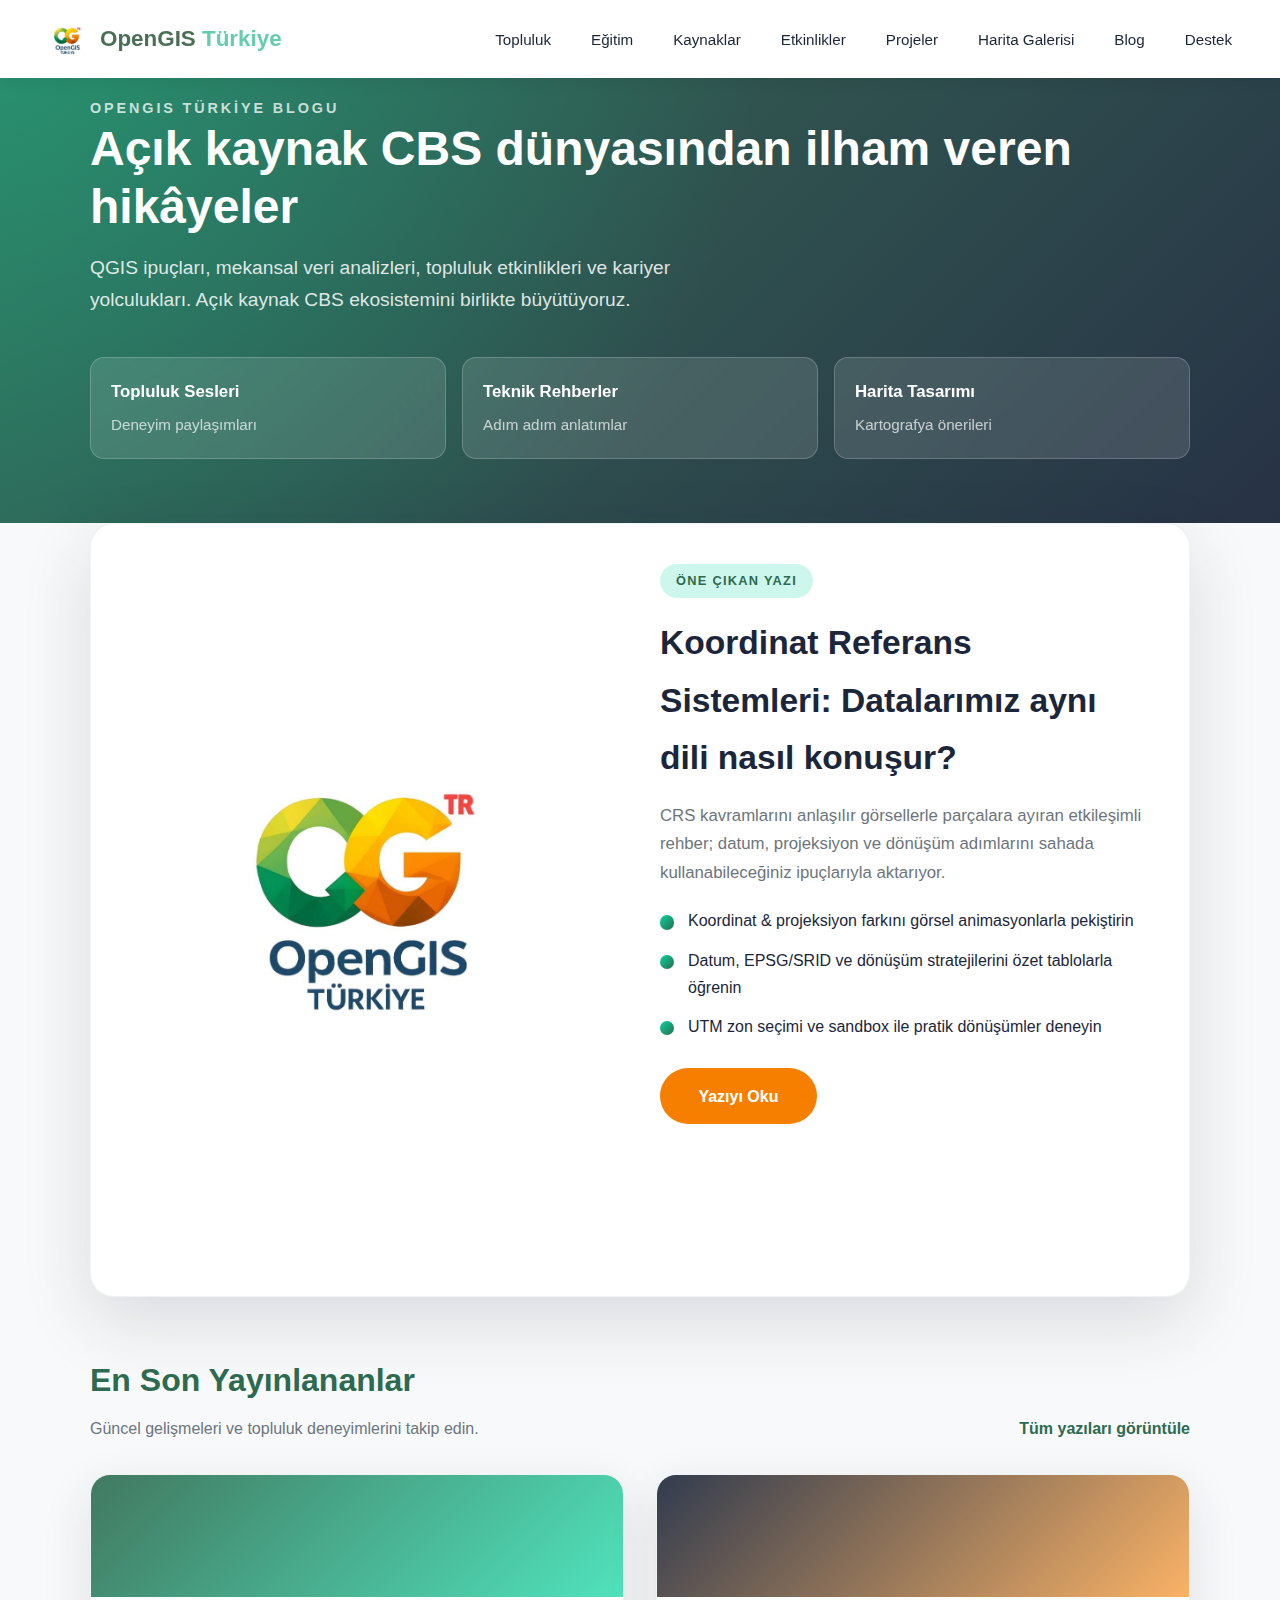
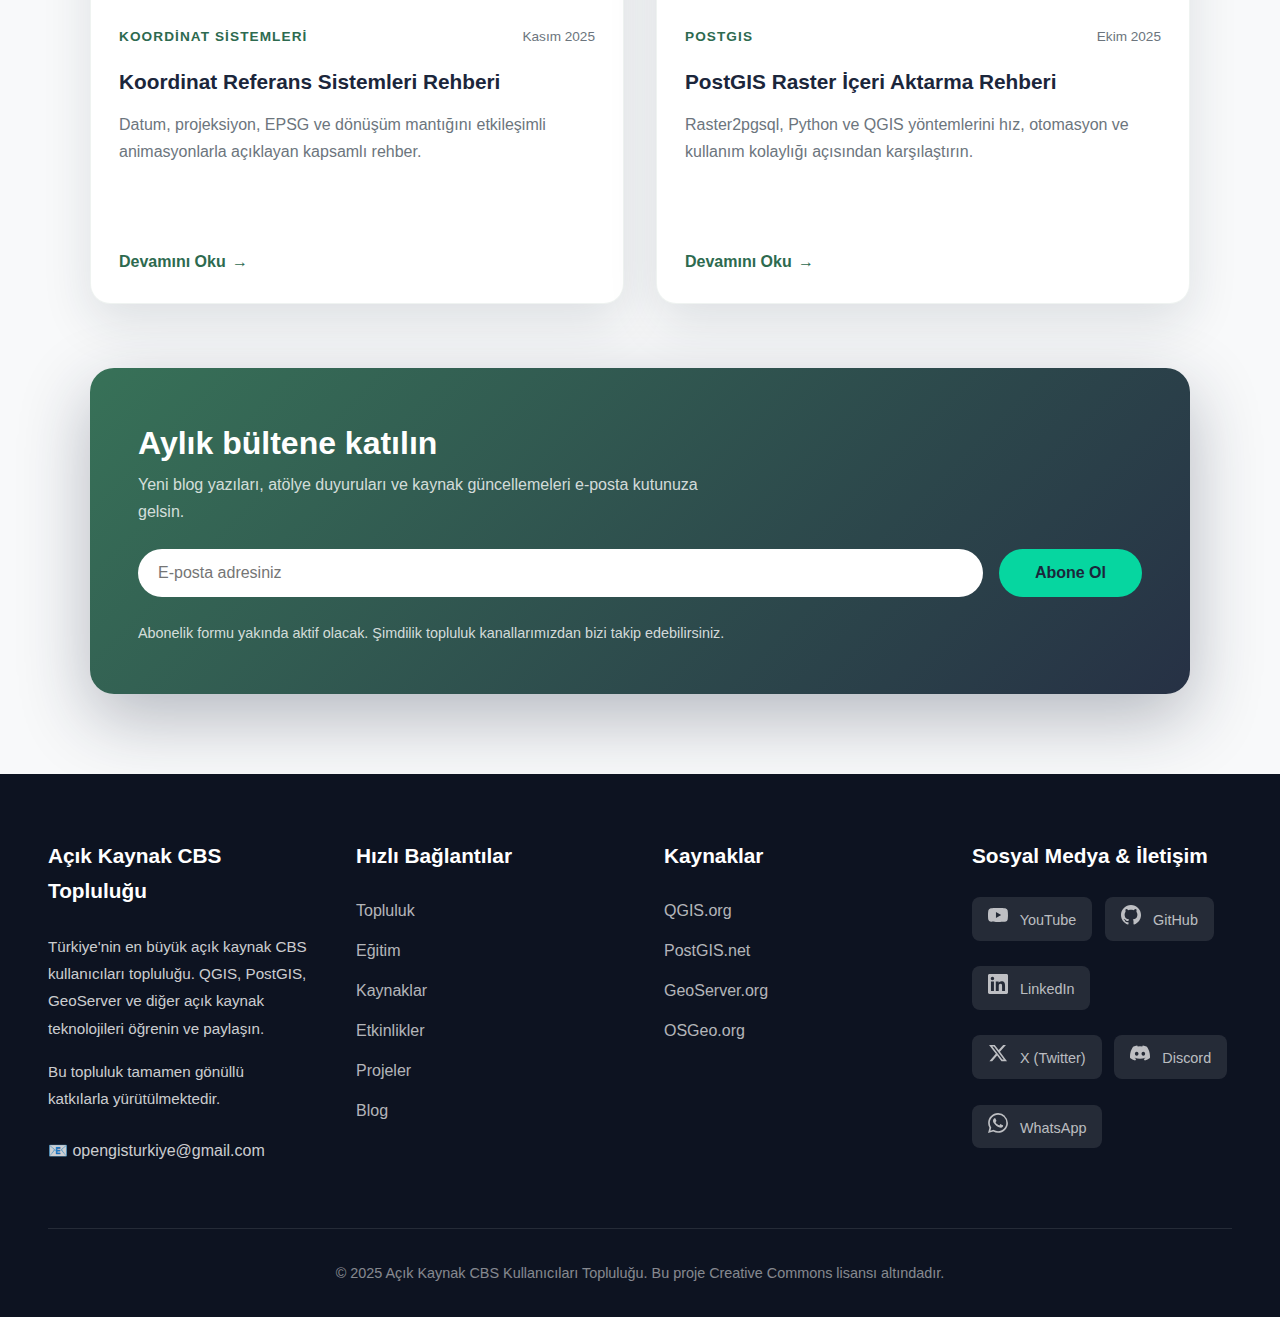
<file: blog.html>
<!DOCTYPE html>
<html lang="tr">
<head>
    <meta charset="UTF-8">
    <meta name="viewport" content="width=device-width, initial-scale=1.0">
    <title>Blog - OpenGIS Türkiye</title>

    <!-- Favicon -->
    <link rel="icon" type="image/png" sizes="64x64" href="favicon.png">
    <link rel="icon" type="image/png" sizes="32x32" href="favicon.png">
    <link rel="apple-touch-icon" sizes="180x180" href="favicon.png">
    <meta name="theme-color" content="#2d6a4f">

    <!-- CSS Files -->
    <link rel="stylesheet" href="assets/css/variables.css?v=1.1">
    <link rel="stylesheet" href="assets/css/header.css?v=1.1">
    <link rel="stylesheet" href="assets/css/footer.css?v=1.1">
    <link rel="stylesheet" href="assets/css/responsive.css?v=1.1">
    <link rel="stylesheet" href="assets/css/icons.css?v=1.1">
    <link rel="stylesheet" href="assets/css/blog.css?v=1.0">
</head>
<body>
    <!-- Header -->
    <header>
        <nav>
            <a href="index.html" class="logo">
                <img src="assets/images/ogt.png" alt="OpenGIS Türkiye">
                <span class="logo-text">OpenGIS<span class="logo-sub"> Türkiye</span></span>
            </a>
            <ul>
                <li><a href="index.html#topluluk">Topluluk</a></li>
                <li><a href="index.html#egitim">Eğitim</a></li>
                <li><a href="index.html#kaynaklar">Kaynaklar</a></li>
                <li><a href="index.html#etkinlikler">Etkinlikler</a></li>
                <li><a href="index.html#projeler">Projeler</a></li>
                <li><a href="harita-galerisi.html">Harita Galerisi</a></li>
                <li><a href="blog.html" class="active">Blog</a></li>
                <li><a href="index.html#destek">Destek</a></li>
            </ul>
        </nav>
    </header>

    <!-- Blog Hero -->
    <section class="blog-hero">
        <div class="blog-hero-content">
            <p class="hero-kicker">OpenGIS Türkiye Blogu</p>
            <h1>Açık kaynak CBS dünyasından ilham veren hikâyeler</h1>
            <p class="hero-lead">QGIS ipuçları, mekansal veri analizleri, topluluk etkinlikleri ve kariyer yolculukları. Açık kaynak CBS ekosistemini birlikte büyütüyoruz.</p>
            <div class="hero-meta">
                <div class="meta-item">
                    <span class="meta-title">Topluluk Sesleri</span>
                    <span class="meta-detail">Deneyim paylaşımları</span>
                </div>
                <div class="meta-item">
                    <span class="meta-title">Teknik Rehberler</span>
                    <span class="meta-detail">Adım adım anlatımlar</span>
                </div>
                <div class="meta-item">
                    <span class="meta-title">Harita Tasarımı</span>
                    <span class="meta-detail">Kartografya önerileri</span>
                </div>
            </div>
        </div>
    </section>

    <main class="blog-main">
        <div class="blog-container">

            <section class="featured-post">
                <div class="featured-media">
                    <img src="assets/images/ogt.jpg" alt="Koordinat referans sistemi diyagramı">
                </div>
                <div class="featured-content">
                    <span class="badge">Öne Çıkan Yazı</span>
                    <h2>Koordinat Referans Sistemleri: Datalarımız aynı dili nasıl konuşur?</h2>
                    <p>CRS kavramlarını anlaşılır görsellerle parçalara ayıran etkileşimli rehber; datum, projeksiyon ve dönüşüm adımlarını sahada kullanabileceğiniz ipuçlarıyla aktarıyor.</p>
                    <ul>
                        <li>Koordinat &amp; projeksiyon farkını görsel animasyonlarla pekiştirin</li>
                        <li>Datum, EPSG/SRID ve dönüşüm stratejilerini özet tablolarla öğrenin</li>
                        <li>UTM zon seçimi ve sandbox ile pratik dönüşümler deneyin</li>
                    </ul>
                    <a href="blog/koordinat-referans-sistemleri/" class="btn-primary">Yazıyı Oku</a>
                </div>
            </section>

            <section class="recent-posts">
                <div class="section-heading">
                    <div>
                        <h2>En Son Yayınlananlar</h2>
                        <p>Güncel gelişmeleri ve topluluk deneyimlerini takip edin.</p>
                    </div>
                    <a href="#" class="link-more">Tüm yazıları görüntüle</a>
                </div>
                <div class="blog-grid">
                    <article class="blog-card">
                        <div class="card-visual pattern-qgis"></div>
                        <div class="card-content">
                            <div class="card-meta">
                                <span class="category">Koordinat Sistemleri</span>
                                <span class="date">Kasım 2025</span>
                            </div>
                            <h3>Koordinat Referans Sistemleri Rehberi</h3>
                            <p>Datum, projeksiyon, EPSG ve dönüşüm mantığını etkileşimli animasyonlarla açıklayan kapsamlı rehber.</p>
                            <a href="blog/koordinat-referans-sistemleri/" class="card-link">Devamını Oku</a>
                        </div>
                    </article>

                    <article class="blog-card">
                        <div class="card-visual pattern-postgis"></div>
                        <div class="card-content">
                            <div class="card-meta">
                                <span class="category">PostGIS</span>
                                <span class="date">Ekim 2025</span>
                            </div>
                            <h3>PostGIS Raster İçeri Aktarma Rehberi</h3>
                            <p>Raster2pgsql, Python ve QGIS yöntemlerini hız, otomasyon ve kullanım kolaylığı açısından karşılaştırın.</p>
                            <a href="blog/postgis-raster-iceri-aktarma-rehberi/" class="card-link">Devamını Oku</a>
                        </div>
                    </article>
                </div>
            </section>

            <section class="newsletter">
                <div class="newsletter-content">
                    <h2>Aylık bültene katılın</h2>
                    <p>Yeni blog yazıları, atölye duyuruları ve kaynak güncellemeleri e-posta kutunuza gelsin.</p>
                </div>
                <form class="newsletter-form">
                    <input type="email" placeholder="E-posta adresiniz" aria-label="E-posta adresiniz">
                    <button type="submit">Abone Ol</button>
                </form>
                <p class="newsletter-note">Abonelik formu yakında aktif olacak. Şimdilik topluluk kanallarımızdan bizi takip edebilirsiniz.</p>
            </section>
        </div>
    </main>

    <!-- Footer -->
    <footer>
        <div class="footer-content">
            <div class="footer-section">
                <h3>Açık Kaynak CBS Topluluğu</h3>
                <p>Türkiye'nin en büyük açık kaynak CBS kullanıcıları topluluğu. QGIS, PostGIS, GeoServer ve diğer açık kaynak teknolojileri öğrenin ve paylaşın.</p>
                <p>Bu topluluk tamamen gönüllü katkılarla yürütülmektedir.</p>
                <div class="contact-info">
                    <a href="mailto:opengisturkiye@gmail.com">📧 opengisturkiye@gmail.com</a>
                </div>
            </div>

            <div class="footer-section">
                <h3>Hızlı Bağlantılar</h3>
                <ul>
                    <li><a href="index.html#topluluk">Topluluk</a></li>
                    <li><a href="index.html#egitim">Eğitim</a></li>
                    <li><a href="index.html#kaynaklar">Kaynaklar</a></li>
                    <li><a href="index.html#etkinlikler">Etkinlikler</a></li>
                    <li><a href="index.html#projeler">Projeler</a></li>
                    <li><a href="blog.html">Blog</a></li>
                </ul>
            </div>

            <div class="footer-section">
                <h3>Kaynaklar</h3>
                <ul>
                    <li><a href="https://qgis.org" target="_blank">QGIS.org</a></li>
                    <li><a href="https://postgis.net" target="_blank">PostGIS.net</a></li>
                    <li><a href="https://geoserver.org" target="_blank">GeoServer.org</a></li>
                    <li><a href="https://osgeo.org" target="_blank">OSGeo.org</a></li>
                </ul>
            </div>

            <div class="footer-section">
                <h3>Sosyal Medya & İletişim</h3>
                <div class="social-links">
                    <a href="https://www.youtube.com/@OpenGISTurkiye" target="_blank" class="social-link youtube">
                        YouTube
                    </a>
                    <a href="https://github.com/OpenGISTurkiye" target="_blank" class="social-link github">
                        GitHub
                    </a>
                    <a href="http://linkedin.com/company/OpenGISTurkiye" target="_blank" class="social-link linkedin">
                        LinkedIn
                    </a>
                    <a href="https://x.com/OpenGISTurkiye" target="_blank" class="social-link twitter">
                        X (Twitter)
                    </a>
                    <a href="https://discord.gg/yZvbDSeH" target="_blank" class="social-link discord">
                        Discord
                    </a>
                    <a href="https://chat.whatsapp.com/ERw4FtkT1jg6gUvlUdgbNY?mode=ems_copy_t" target="_blank" class="social-link whatsapp">
                        WhatsApp
                    </a>
                </div>
            </div>
        </div>

        <div class="footer-bottom">
            <p>&copy; 2025 Açık Kaynak CBS Kullanıcıları Topluluğu. Bu proje Creative Commons lisansı altındadır.</p>
        </div>
    </footer>

    <!-- JavaScript Files -->
    <script src="assets/js/main.js?v=1.1"></script>
</body>
</html>
</file>
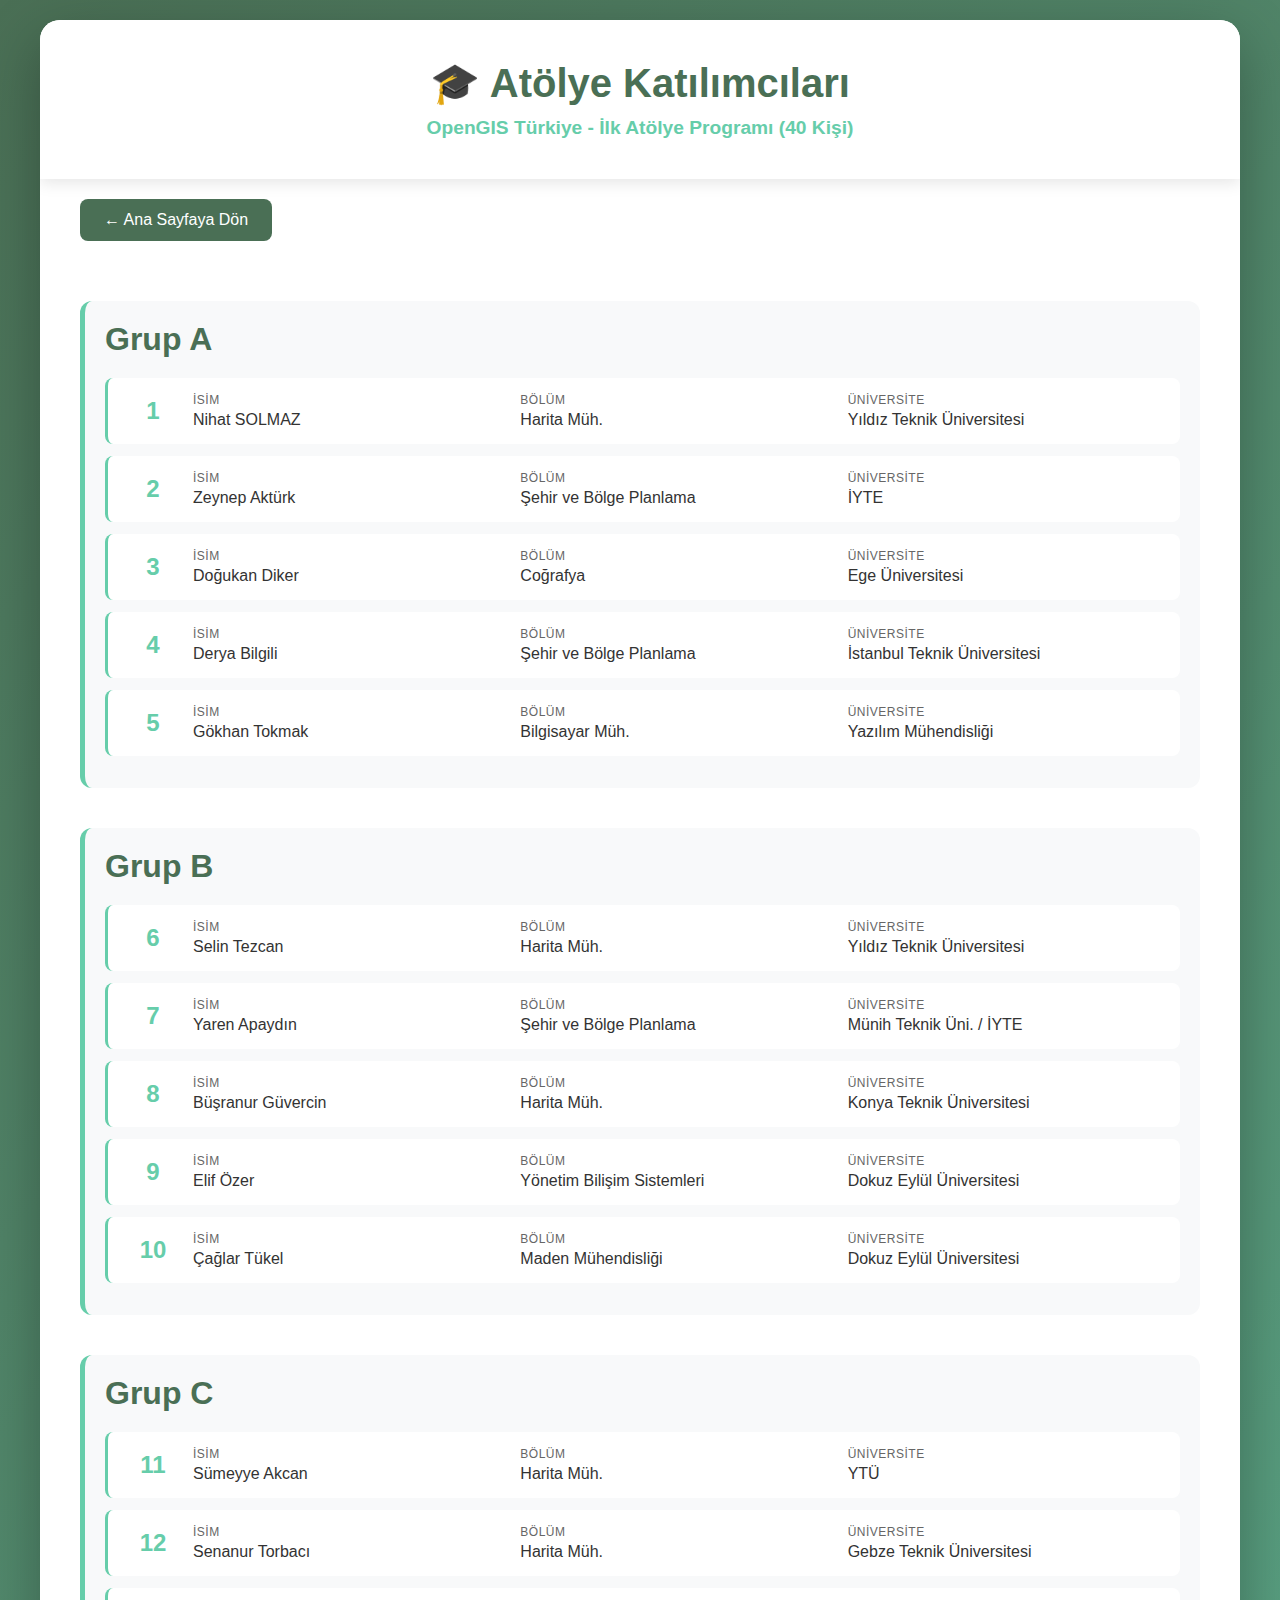
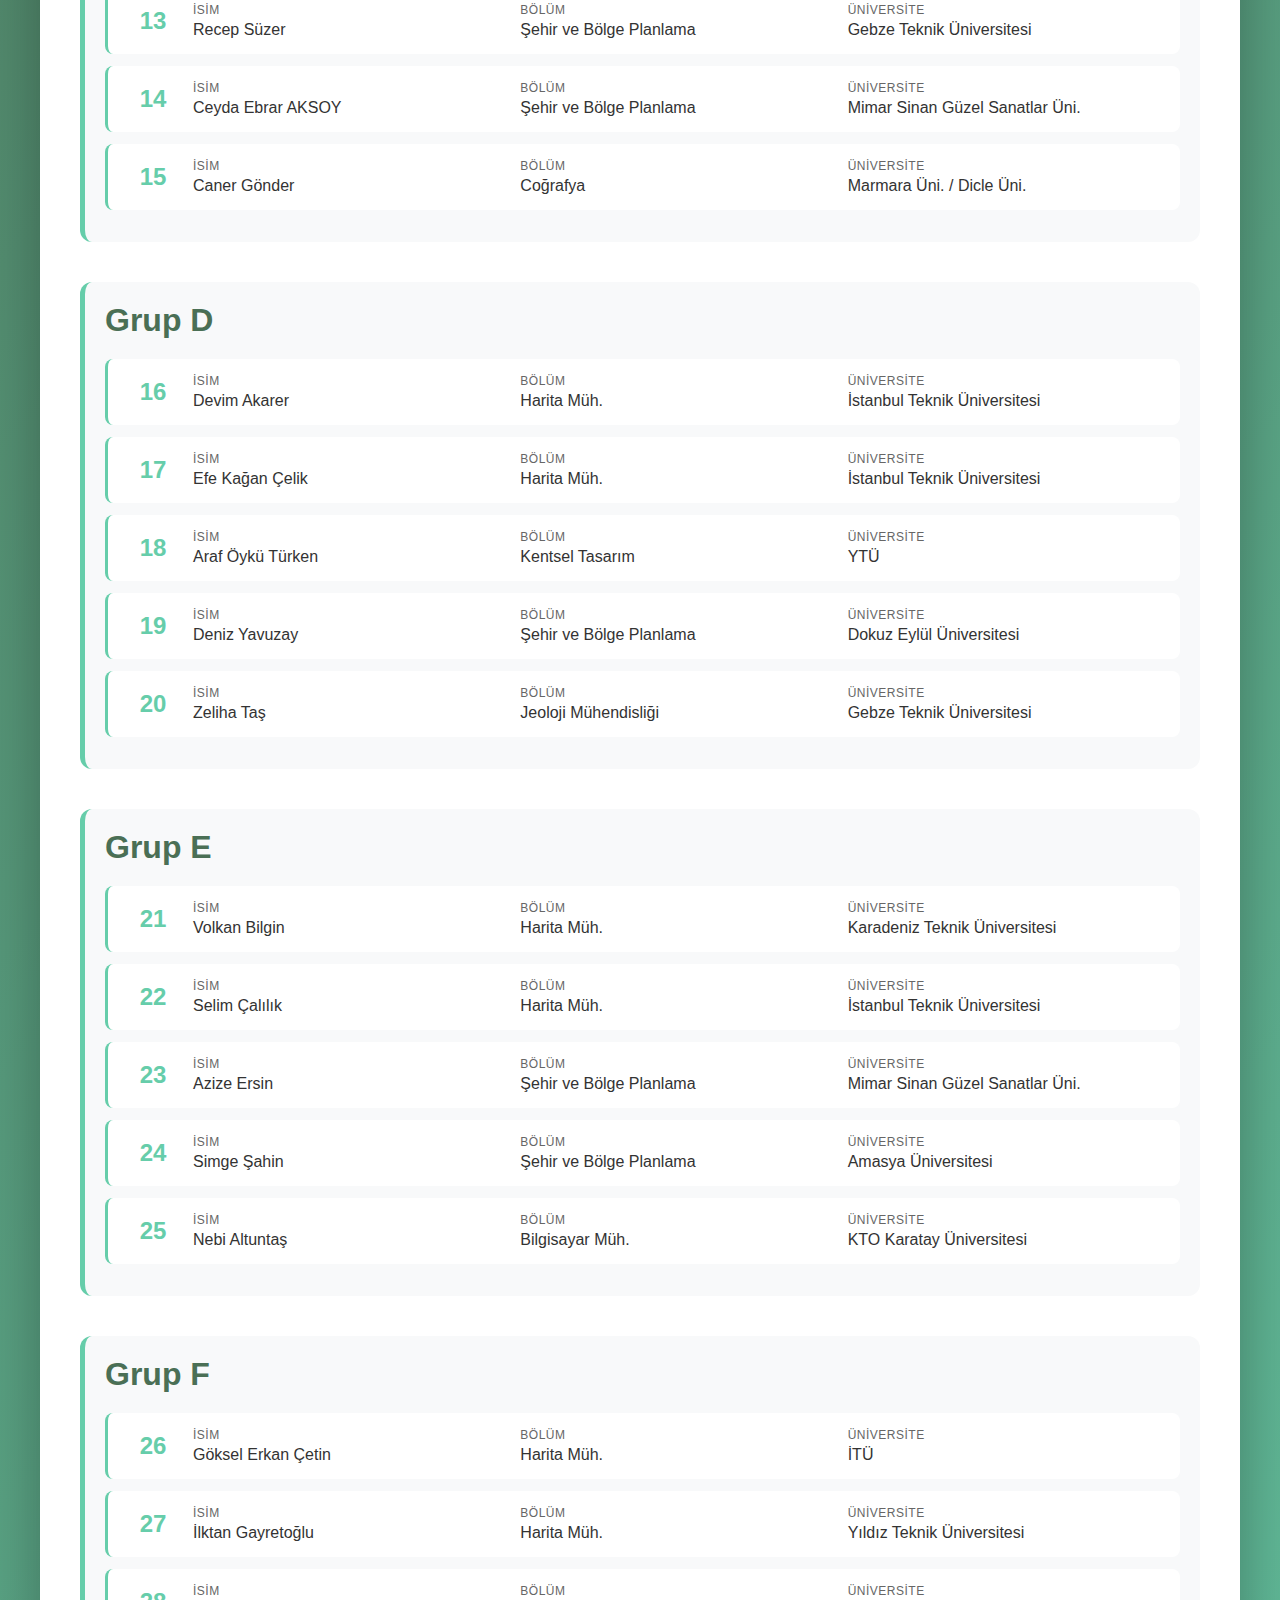
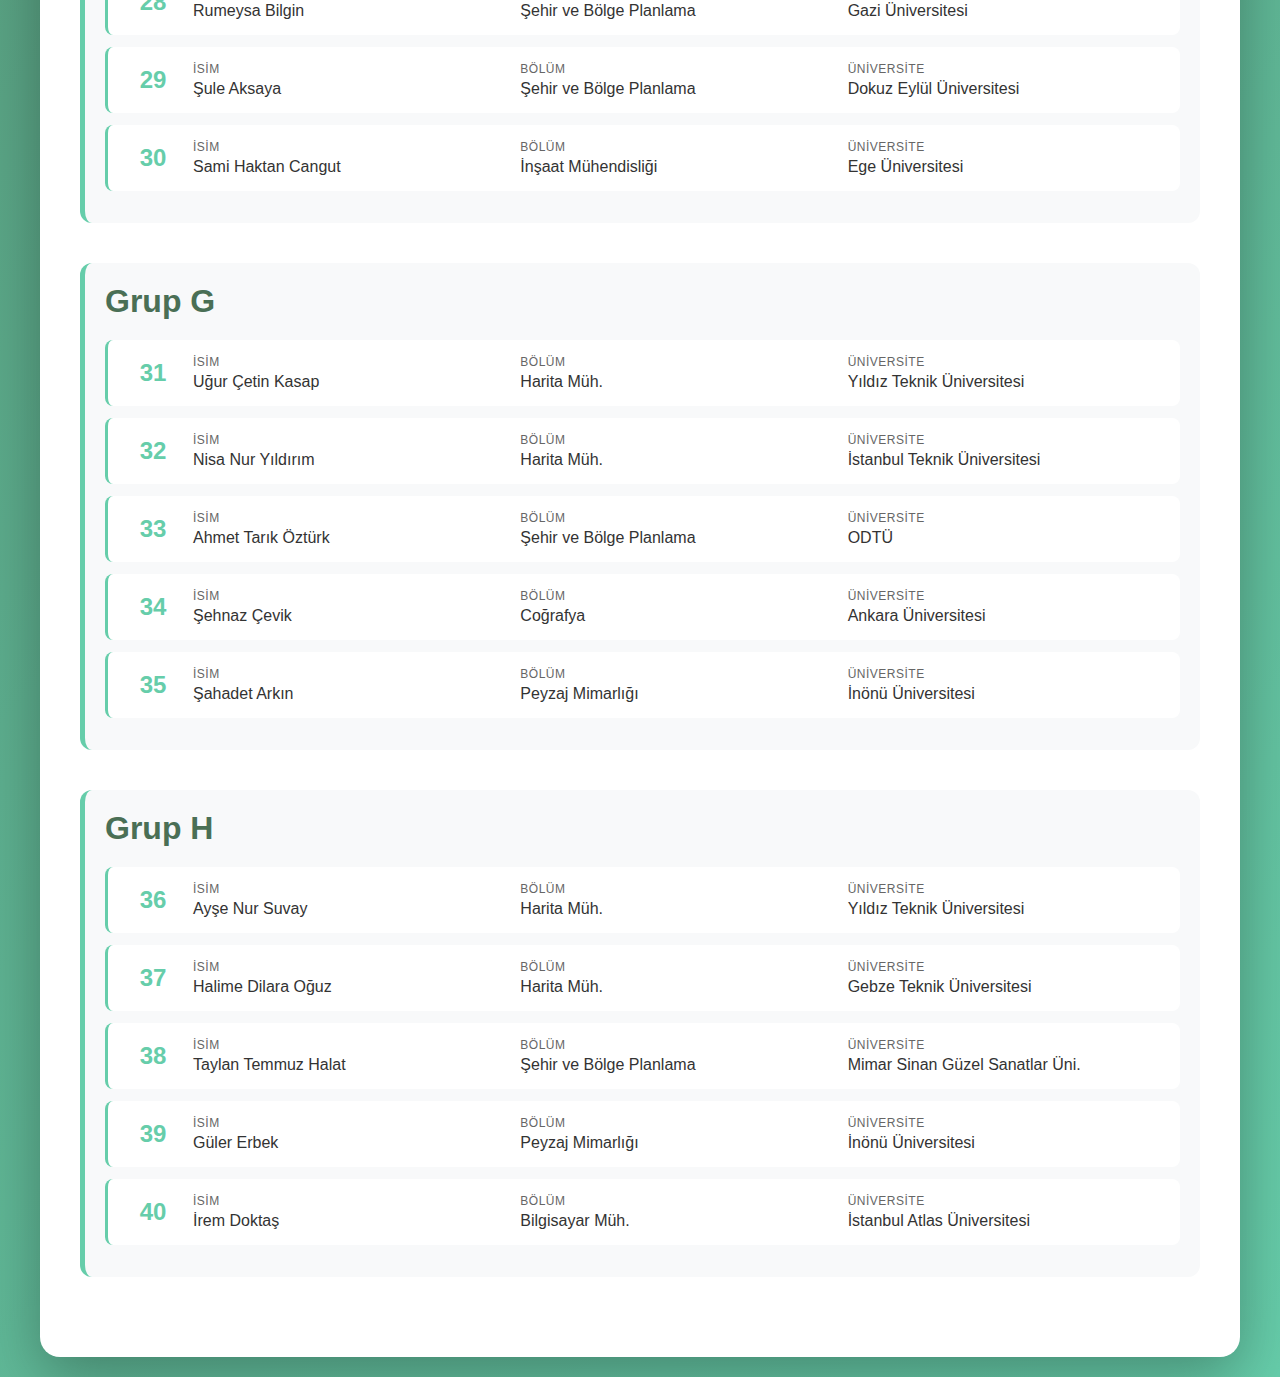
<file: atolye/katilimcilar.html>
<!DOCTYPE html>
<html lang="tr">
<head>
    <meta charset="UTF-8">
    <meta name="viewport" content="width=device-width, initial-scale=1.0">
    <title>Atölye Katılımcıları - OpenGIS Türkiye</title>
    
    <!-- Favicon -->
    <link rel="icon" type="image/png" sizes="64x64" href="../favicon.png">
    <meta name="theme-color" content="#4A6F55">
    
    <style>
        * {
            margin: 0;
            padding: 0;
            box-sizing: border-box;
        }

        body {
            font-family: 'Segoe UI', Tahoma, Geneva, Verdana, sans-serif;
            background: linear-gradient(135deg, #4A6F55 0%, #66CDAA 100%);
            min-height: 100vh;
            padding: 20px;
        }

        .container {
            max-width: 1200px;
            margin: 0 auto;
            background: white;
            border-radius: 20px;
            box-shadow: 0 20px 60px rgba(0,0,0,0.3);
            overflow: hidden;
        }

        header {
            background: white;
            color: #4A6F55;
            padding: 40px;
            text-align: center;
            box-shadow: 0 4px 15px rgba(0,0,0,0.1);
        }

        header h1 {
            font-size: 2.5rem;
            margin-bottom: 10px;
            color: #4A6F55;
        }

        header p {
            font-size: 1.2rem;
            color: #66CDAA;
            font-weight: 600;
        }

        .back-link {
            display: inline-block;
            margin: 20px 40px;
            padding: 12px 24px;
            background: #4A6F55;
            color: white;
            text-decoration: none;
            border-radius: 8px;
            transition: all 0.3s;
        }

        .back-link:hover {
            background: #66CDAA;
            transform: translateY(-2px);
            box-shadow: 0 4px 12px rgba(0,0,0,0.2);
        }

        .content {
            padding: 40px;
        }

        .group {
            margin-bottom: 40px;
            background: #f8f9fa;
            border-radius: 12px;
            padding: 20px;
            border-left: 5px solid #66CDAA;
        }

        .group-title {
            font-size: 2rem;
            color: #4A6F55;
            margin-bottom: 20px;
            font-weight: 700;
        }

        .participant {
            background: white;
            padding: 15px 20px;
            margin-bottom: 12px;
            border-radius: 8px;
            border-left: 3px solid #66CDAA;
            display: grid;
            grid-template-columns: 50px 1fr;
            gap: 15px;
            transition: all 0.3s;
        }

        .participant:hover {
            transform: translateX(5px);
            box-shadow: 0 4px 12px rgba(0,0,0,0.1);
            border-left: 3px solid #4A6F55;
        }

        .participant-number {
            font-size: 1.5rem;
            color: #66CDAA;
            font-weight: 700;
            display: flex;
            align-items: center;
            justify-content: center;
        }

        .participant-info {
            display: grid;
            grid-template-columns: 2fr 2fr 2fr;
            gap: 15px;
            align-items: center;
        }

        .info-item {
            display: flex;
            flex-direction: column;
        }

        .info-label {
            font-size: 0.75rem;
            color: #666;
            text-transform: uppercase;
            letter-spacing: 0.5px;
            margin-bottom: 4px;
        }

        .info-value {
            font-size: 1rem;
            color: #333;
            font-weight: 500;
        }

        @media (max-width: 768px) {
            .participant-info {
                grid-template-columns: 1fr;
                gap: 8px;
            }

            header h1 {
                font-size: 1.8rem;
            }

            header p {
                font-size: 1rem;
            }

            .content {
                padding: 20px;
            }
        }
    </style>
</head>
<body>
    <div class="container">
        <header>
            <h1>🎓 Atölye Katılımcıları</h1>
            <p>OpenGIS Türkiye - İlk Atölye Programı (40 Kişi)</p>
        </header>

        <a href="../index.html" class="back-link">← Ana Sayfaya Dön</a>

        <div class="content">
            <!-- Grup A -->
            <div class="group">
                <h2 class="group-title">Grup A</h2>
                <div class="participant">
                    <div class="participant-number">1</div>
                    <div class="participant-info">
                        <div class="info-item"><span class="info-label">İsim</span><span class="info-value">Nihat SOLMAZ</span></div>
                        <div class="info-item"><span class="info-label">Bölüm</span><span class="info-value">Harita Müh.</span></div>
                        <div class="info-item"><span class="info-label">Üniversite</span><span class="info-value">Yıldız Teknik Üniversitesi</span></div>
                    </div>
                </div>
                <div class="participant">
                    <div class="participant-number">2</div>
                    <div class="participant-info">
                        <div class="info-item"><span class="info-label">İsim</span><span class="info-value">Zeynep Aktürk</span></div>
                        <div class="info-item"><span class="info-label">Bölüm</span><span class="info-value">Şehir ve Bölge Planlama</span></div>
                        <div class="info-item"><span class="info-label">Üniversite</span><span class="info-value">İYTE</span></div>
                    </div>
                </div>
                <div class="participant">
                    <div class="participant-number">3</div>
                    <div class="participant-info">
                        <div class="info-item"><span class="info-label">İsim</span><span class="info-value">Doğukan Diker</span></div>
                        <div class="info-item"><span class="info-label">Bölüm</span><span class="info-value">Coğrafya</span></div>
                        <div class="info-item"><span class="info-label">Üniversite</span><span class="info-value">Ege Üniversitesi</span></div>
                    </div>
                </div>
                <div class="participant">
                    <div class="participant-number">4</div>
                    <div class="participant-info">
                        <div class="info-item"><span class="info-label">İsim</span><span class="info-value">Derya Bilgili</span></div>
                        <div class="info-item"><span class="info-label">Bölüm</span><span class="info-value">Şehir ve Bölge Planlama</span></div>
                        <div class="info-item"><span class="info-label">Üniversite</span><span class="info-value">İstanbul Teknik Üniversitesi</span></div>
                    </div>
                </div>
                <div class="participant">
                    <div class="participant-number">5</div>
                    <div class="participant-info">
                        <div class="info-item"><span class="info-label">İsim</span><span class="info-value">Gökhan Tokmak</span></div>
                        <div class="info-item"><span class="info-label">Bölüm</span><span class="info-value">Bilgisayar Müh.</span></div>
                        <div class="info-item"><span class="info-label">Üniversite</span><span class="info-value">Yazılım Mühendisliği</span></div>
                    </div>
                </div>
            </div>

            <!-- Grup B -->
            <div class="group">
                <h2 class="group-title">Grup B</h2>
                <div class="participant">
                    <div class="participant-number">6</div>
                    <div class="participant-info">
                        <div class="info-item"><span class="info-label">İsim</span><span class="info-value">Selin Tezcan</span></div>
                        <div class="info-item"><span class="info-label">Bölüm</span><span class="info-value">Harita Müh.</span></div>
                        <div class="info-item"><span class="info-label">Üniversite</span><span class="info-value">Yıldız Teknik Üniversitesi</span></div>
                    </div>
                </div>
                <div class="participant">
                    <div class="participant-number">7</div>
                    <div class="participant-info">
                        <div class="info-item"><span class="info-label">İsim</span><span class="info-value">Yaren Apaydın</span></div>
                        <div class="info-item"><span class="info-label">Bölüm</span><span class="info-value">Şehir ve Bölge Planlama</span></div>
                        <div class="info-item"><span class="info-label">Üniversite</span><span class="info-value">Münih Teknik Üni. / İYTE</span></div>
                    </div>
                </div>
                <div class="participant">
                    <div class="participant-number">8</div>
                    <div class="participant-info">
                        <div class="info-item"><span class="info-label">İsim</span><span class="info-value">Büşranur Güvercin</span></div>
                        <div class="info-item"><span class="info-label">Bölüm</span><span class="info-value">Harita Müh.</span></div>
                        <div class="info-item"><span class="info-label">Üniversite</span><span class="info-value">Konya Teknik Üniversitesi</span></div>
                    </div>
                </div>
                <div class="participant">
                    <div class="participant-number">9</div>
                    <div class="participant-info">
                        <div class="info-item"><span class="info-label">İsim</span><span class="info-value">Elif Özer</span></div>
                        <div class="info-item"><span class="info-label">Bölüm</span><span class="info-value">Yönetim Bilişim Sistemleri</span></div>
                        <div class="info-item"><span class="info-label">Üniversite</span><span class="info-value">Dokuz Eylül Üniversitesi</span></div>
                    </div>
                </div>
                <div class="participant">
                    <div class="participant-number">10</div>
                    <div class="participant-info">
                        <div class="info-item"><span class="info-label">İsim</span><span class="info-value">Çağlar Tükel</span></div>
                        <div class="info-item"><span class="info-label">Bölüm</span><span class="info-value">Maden Mühendisliği</span></div>
                        <div class="info-item"><span class="info-label">Üniversite</span><span class="info-value">Dokuz Eylül Üniversitesi</span></div>
                    </div>
                </div>
            </div>

            <!-- Grup C -->
            <div class="group">
                <h2 class="group-title">Grup C</h2>
                <div class="participant">
                    <div class="participant-number">11</div>
                    <div class="participant-info">
                        <div class="info-item"><span class="info-label">İsim</span><span class="info-value">Sümeyye Akcan</span></div>
                        <div class="info-item"><span class="info-label">Bölüm</span><span class="info-value">Harita Müh.</span></div>
                        <div class="info-item"><span class="info-label">Üniversite</span><span class="info-value">YTÜ</span></div>
                    </div>
                </div>
                <div class="participant">
                    <div class="participant-number">12</div>
                    <div class="participant-info">
                        <div class="info-item"><span class="info-label">İsim</span><span class="info-value">Senanur Torbacı</span></div>
                        <div class="info-item"><span class="info-label">Bölüm</span><span class="info-value">Harita Müh.</span></div>
                        <div class="info-item"><span class="info-label">Üniversite</span><span class="info-value">Gebze Teknik Üniversitesi</span></div>
                    </div>
                </div>
                <div class="participant">
                    <div class="participant-number">13</div>
                    <div class="participant-info">
                        <div class="info-item"><span class="info-label">İsim</span><span class="info-value">Recep Süzer</span></div>
                        <div class="info-item"><span class="info-label">Bölüm</span><span class="info-value">Şehir ve Bölge Planlama</span></div>
                        <div class="info-item"><span class="info-label">Üniversite</span><span class="info-value">Gebze Teknik Üniversitesi</span></div>
                    </div>
                </div>
                <div class="participant">
                    <div class="participant-number">14</div>
                    <div class="participant-info">
                        <div class="info-item"><span class="info-label">İsim</span><span class="info-value">Ceyda Ebrar AKSOY</span></div>
                        <div class="info-item"><span class="info-label">Bölüm</span><span class="info-value">Şehir ve Bölge Planlama</span></div>
                        <div class="info-item"><span class="info-label">Üniversite</span><span class="info-value">Mimar Sinan Güzel Sanatlar Üni.</span></div>
                    </div>
                </div>
                <div class="participant">
                    <div class="participant-number">15</div>
                    <div class="participant-info">
                        <div class="info-item"><span class="info-label">İsim</span><span class="info-value">Caner Gönder</span></div>
                        <div class="info-item"><span class="info-label">Bölüm</span><span class="info-value">Coğrafya</span></div>
                        <div class="info-item"><span class="info-label">Üniversite</span><span class="info-value">Marmara Üni. / Dicle Üni.</span></div>
                    </div>
                </div>
            </div>

            <!-- Grup D -->
            <div class="group">
                <h2 class="group-title">Grup D</h2>
                <div class="participant">
                    <div class="participant-number">16</div>
                    <div class="participant-info">
                        <div class="info-item"><span class="info-label">İsim</span><span class="info-value">Devim Akarer</span></div>
                        <div class="info-item"><span class="info-label">Bölüm</span><span class="info-value">Harita Müh.</span></div>
                        <div class="info-item"><span class="info-label">Üniversite</span><span class="info-value">İstanbul Teknik Üniversitesi</span></div>
                    </div>
                </div>
                <div class="participant">
                    <div class="participant-number">17</div>
                    <div class="participant-info">
                        <div class="info-item"><span class="info-label">İsim</span><span class="info-value">Efe Kağan Çelik</span></div>
                        <div class="info-item"><span class="info-label">Bölüm</span><span class="info-value">Harita Müh.</span></div>
                        <div class="info-item"><span class="info-label">Üniversite</span><span class="info-value">İstanbul Teknik Üniversitesi</span></div>
                    </div>
                </div>
                <div class="participant">
                    <div class="participant-number">18</div>
                    <div class="participant-info">
                        <div class="info-item"><span class="info-label">İsim</span><span class="info-value">Araf Öykü Türken</span></div>
                        <div class="info-item"><span class="info-label">Bölüm</span><span class="info-value">Kentsel Tasarım</span></div>
                        <div class="info-item"><span class="info-label">Üniversite</span><span class="info-value">YTÜ</span></div>
                    </div>
                </div>
                <div class="participant">
                    <div class="participant-number">19</div>
                    <div class="participant-info">
                        <div class="info-item"><span class="info-label">İsim</span><span class="info-value">Deniz Yavuzay</span></div>
                        <div class="info-item"><span class="info-label">Bölüm</span><span class="info-value">Şehir ve Bölge Planlama</span></div>
                        <div class="info-item"><span class="info-label">Üniversite</span><span class="info-value">Dokuz Eylül Üniversitesi</span></div>
                    </div>
                </div>
                <div class="participant">
                    <div class="participant-number">20</div>
                    <div class="participant-info">
                        <div class="info-item"><span class="info-label">İsim</span><span class="info-value">Zeliha Taş</span></div>
                        <div class="info-item"><span class="info-label">Bölüm</span><span class="info-value">Jeoloji Mühendisliği</span></div>
                        <div class="info-item"><span class="info-label">Üniversite</span><span class="info-value">Gebze Teknik Üniversitesi</span></div>
                    </div>
                </div>
            </div>

            <!-- Grup E -->
            <div class="group">
                <h2 class="group-title">Grup E</h2>
                <div class="participant">
                    <div class="participant-number">21</div>
                    <div class="participant-info">
                        <div class="info-item"><span class="info-label">İsim</span><span class="info-value">Volkan Bilgin</span></div>
                        <div class="info-item"><span class="info-label">Bölüm</span><span class="info-value">Harita Müh.</span></div>
                        <div class="info-item"><span class="info-label">Üniversite</span><span class="info-value">Karadeniz Teknik Üniversitesi</span></div>
                    </div>
                </div>
                <div class="participant">
                    <div class="participant-number">22</div>
                    <div class="participant-info">
                        <div class="info-item"><span class="info-label">İsim</span><span class="info-value">Selim Çalılık</span></div>
                        <div class="info-item"><span class="info-label">Bölüm</span><span class="info-value">Harita Müh.</span></div>
                        <div class="info-item"><span class="info-label">Üniversite</span><span class="info-value">İstanbul Teknik Üniversitesi</span></div>
                    </div>
                </div>
                <div class="participant">
                    <div class="participant-number">23</div>
                    <div class="participant-info">
                        <div class="info-item"><span class="info-label">İsim</span><span class="info-value">Azize Ersin</span></div>
                        <div class="info-item"><span class="info-label">Bölüm</span><span class="info-value">Şehir ve Bölge Planlama</span></div>
                        <div class="info-item"><span class="info-label">Üniversite</span><span class="info-value">Mimar Sinan Güzel Sanatlar Üni.</span></div>
                    </div>
                </div>
                <div class="participant">
                    <div class="participant-number">24</div>
                    <div class="participant-info">
                        <div class="info-item"><span class="info-label">İsim</span><span class="info-value">Simge Şahin</span></div>
                        <div class="info-item"><span class="info-label">Bölüm</span><span class="info-value">Şehir ve Bölge Planlama</span></div>
                        <div class="info-item"><span class="info-label">Üniversite</span><span class="info-value">Amasya Üniversitesi</span></div>
                    </div>
                </div>
                <div class="participant">
                    <div class="participant-number">25</div>
                    <div class="participant-info">
                        <div class="info-item"><span class="info-label">İsim</span><span class="info-value">Nebi Altuntaş</span></div>
                        <div class="info-item"><span class="info-label">Bölüm</span><span class="info-value">Bilgisayar Müh.</span></div>
                        <div class="info-item"><span class="info-label">Üniversite</span><span class="info-value">KTO Karatay Üniversitesi</span></div>
                    </div>
                </div>
            </div>

            <!-- Grup F -->
            <div class="group">
                <h2 class="group-title">Grup F</h2>
                <div class="participant">
                    <div class="participant-number">26</div>
                    <div class="participant-info">
                        <div class="info-item"><span class="info-label">İsim</span><span class="info-value">Göksel Erkan Çetin</span></div>
                        <div class="info-item"><span class="info-label">Bölüm</span><span class="info-value">Harita Müh.</span></div>
                        <div class="info-item"><span class="info-label">Üniversite</span><span class="info-value">İTÜ</span></div>
                    </div>
                </div>
                <div class="participant">
                    <div class="participant-number">27</div>
                    <div class="participant-info">
                        <div class="info-item"><span class="info-label">İsim</span><span class="info-value">İlktan Gayretoğlu</span></div>
                        <div class="info-item"><span class="info-label">Bölüm</span><span class="info-value">Harita Müh.</span></div>
                        <div class="info-item"><span class="info-label">Üniversite</span><span class="info-value">Yıldız Teknik Üniversitesi</span></div>
                    </div>
                </div>
                <div class="participant">
                    <div class="participant-number">28</div>
                    <div class="participant-info">
                        <div class="info-item"><span class="info-label">İsim</span><span class="info-value">Rumeysa Bilgin</span></div>
                        <div class="info-item"><span class="info-label">Bölüm</span><span class="info-value">Şehir ve Bölge Planlama</span></div>
                        <div class="info-item"><span class="info-label">Üniversite</span><span class="info-value">Gazi Üniversitesi</span></div>
                    </div>
                </div>
                <div class="participant">
                    <div class="participant-number">29</div>
                    <div class="participant-info">
                        <div class="info-item"><span class="info-label">İsim</span><span class="info-value">Şule Aksaya</span></div>
                        <div class="info-item"><span class="info-label">Bölüm</span><span class="info-value">Şehir ve Bölge Planlama</span></div>
                        <div class="info-item"><span class="info-label">Üniversite</span><span class="info-value">Dokuz Eylül Üniversitesi</span></div>
                    </div>
                </div>
                <div class="participant">
                    <div class="participant-number">30</div>
                    <div class="participant-info">
                        <div class="info-item"><span class="info-label">İsim</span><span class="info-value">Sami Haktan Cangut</span></div>
                        <div class="info-item"><span class="info-label">Bölüm</span><span class="info-value">İnşaat Mühendisliği</span></div>
                        <div class="info-item"><span class="info-label">Üniversite</span><span class="info-value">Ege Üniversitesi</span></div>
                    </div>
                </div>
            </div>

            <!-- Grup G -->
            <div class="group">
                <h2 class="group-title">Grup G</h2>
                <div class="participant">
                    <div class="participant-number">31</div>
                    <div class="participant-info">
                        <div class="info-item"><span class="info-label">İsim</span><span class="info-value">Uğur Çetin Kasap</span></div>
                        <div class="info-item"><span class="info-label">Bölüm</span><span class="info-value">Harita Müh.</span></div>
                        <div class="info-item"><span class="info-label">Üniversite</span><span class="info-value">Yıldız Teknik Üniversitesi</span></div>
                    </div>
                </div>
                <div class="participant">
                    <div class="participant-number">32</div>
                    <div class="participant-info">
                        <div class="info-item"><span class="info-label">İsim</span><span class="info-value">Nisa Nur Yıldırım</span></div>
                        <div class="info-item"><span class="info-label">Bölüm</span><span class="info-value">Harita Müh.</span></div>
                        <div class="info-item"><span class="info-label">Üniversite</span><span class="info-value">İstanbul Teknik Üniversitesi</span></div>
                    </div>
                </div>
                <div class="participant">
                    <div class="participant-number">33</div>
                    <div class="participant-info">
                        <div class="info-item"><span class="info-label">İsim</span><span class="info-value">Ahmet Tarık Öztürk</span></div>
                        <div class="info-item"><span class="info-label">Bölüm</span><span class="info-value">Şehir ve Bölge Planlama</span></div>
                        <div class="info-item"><span class="info-label">Üniversite</span><span class="info-value">ODTÜ</span></div>
                    </div>
                </div>
                <div class="participant">
                    <div class="participant-number">34</div>
                    <div class="participant-info">
                        <div class="info-item"><span class="info-label">İsim</span><span class="info-value">Şehnaz Çevik</span></div>
                        <div class="info-item"><span class="info-label">Bölüm</span><span class="info-value">Coğrafya</span></div>
                        <div class="info-item"><span class="info-label">Üniversite</span><span class="info-value">Ankara Üniversitesi</span></div>
                    </div>
                </div>
                <div class="participant">
                    <div class="participant-number">35</div>
                    <div class="participant-info">
                        <div class="info-item"><span class="info-label">İsim</span><span class="info-value">Şahadet Arkın</span></div>
                        <div class="info-item"><span class="info-label">Bölüm</span><span class="info-value">Peyzaj Mimarlığı</span></div>
                        <div class="info-item"><span class="info-label">Üniversite</span><span class="info-value">İnönü Üniversitesi</span></div>
                    </div>
                </div>
            </div>

            <!-- Grup H -->
            <div class="group">
                <h2 class="group-title">Grup H</h2>
                <div class="participant">
                    <div class="participant-number">36</div>
                    <div class="participant-info">
                        <div class="info-item"><span class="info-label">İsim</span><span class="info-value">Ayşe Nur Suvay</span></div>
                        <div class="info-item"><span class="info-label">Bölüm</span><span class="info-value">Harita Müh.</span></div>
                        <div class="info-item"><span class="info-label">Üniversite</span><span class="info-value">Yıldız Teknik Üniversitesi</span></div>
                    </div>
                </div>
                <div class="participant">
                    <div class="participant-number">37</div>
                    <div class="participant-info">
                        <div class="info-item"><span class="info-label">İsim</span><span class="info-value">Halime Dilara Oğuz</span></div>
                        <div class="info-item"><span class="info-label">Bölüm</span><span class="info-value">Harita Müh.</span></div>
                        <div class="info-item"><span class="info-label">Üniversite</span><span class="info-value">Gebze Teknik Üniversitesi</span></div>
                    </div>
                </div>
                <div class="participant">
                    <div class="participant-number">38</div>
                    <div class="participant-info">
                        <div class="info-item"><span class="info-label">İsim</span><span class="info-value">Taylan Temmuz Halat</span></div>
                        <div class="info-item"><span class="info-label">Bölüm</span><span class="info-value">Şehir ve Bölge Planlama</span></div>
                        <div class="info-item"><span class="info-label">Üniversite</span><span class="info-value">Mimar Sinan Güzel Sanatlar Üni.</span></div>
                    </div>
                </div>
                <div class="participant">
                    <div class="participant-number">39</div>
                    <div class="participant-info">
                        <div class="info-item"><span class="info-label">İsim</span><span class="info-value">Güler Erbek</span></div>
                        <div class="info-item"><span class="info-label">Bölüm</span><span class="info-value">Peyzaj Mimarlığı</span></div>
                        <div class="info-item"><span class="info-label">Üniversite</span><span class="info-value">İnönü Üniversitesi</span></div>
                    </div>
                </div>
                <div class="participant">
                    <div class="participant-number">40</div>
                    <div class="participant-info">
                        <div class="info-item"><span class="info-label">İsim</span><span class="info-value">İrem Doktaş</span></div>
                        <div class="info-item"><span class="info-label">Bölüm</span><span class="info-value">Bilgisayar Müh.</span></div>
                        <div class="info-item"><span class="info-label">Üniversite</span><span class="info-value">İstanbul Atlas Üniversitesi</span></div>
                    </div>
                </div>
            </div>

        </div>
    </div>
</body>
</html>
</file>
<file: assets/css/variables.css>
/* CSS Variables and Global Styles */
:root {
    --primary-green: #2d6a4f;
    --turquoise: #06d6a0;
    --orange: #f77f00;
    --dark: #1b263b;
    --light: #f8f9fa;
    --gray: #6c757d;
}

* {
    margin: 0;
    padding: 0;
    box-sizing: border-box;
}

body {
    font-family: -apple-system, BlinkMacSystemFont, 'Segoe UI', 'Roboto', sans-serif;
    line-height: 1.7;
    color: var(--dark);
    overflow-x: hidden;
}

/* Common Styles */
.section-title {
    font-size: 2.5rem;
    color: var(--primary-green);
    margin-bottom: 1rem;
    text-align: center;
}

.section-subtitle {
    text-align: center;
    color: var(--gray);
    font-size: 1.1rem;
    margin-bottom: 4rem;
    max-width: 800px;
    margin-left: auto;
    margin-right: auto;
}

/* Buttons */
.btn-primary, .btn-secondary {
    padding: 1rem 2.5rem;
    text-decoration: none;
    border-radius: 8px;
    font-weight: 600;
    transition: all 0.3s;
    display: inline-block;
}

.btn-primary {
    background: var(--orange);
    color: white;
}

.btn-primary:hover {
    transform: translateY(-3px);
    box-shadow: 0 10px 25px rgba(247, 127, 0, 0.4);
}

.btn-secondary {
    background: transparent;
    color: white;
    border: 2px solid white;
}

.btn-secondary:hover {
    background: white;
    color: var(--primary-green);
}
</file>
<file: assets/css/header.css>
/* Header Styles */
header {
    background: white;
    box-shadow: 0 2px 15px rgba(0,0,0,0.08);
    position: fixed;
    width: 100%;
    top: 0;
    z-index: 1000;
}

nav {
    max-width: 1400px;
    margin: 0 auto;
    display: flex;
    justify-content: space-between;
    align-items: center;
    padding: 1.2rem 3rem;
}

.logo {
    display: flex;
    align-items: center;
    text-decoration: none;
    transition: transform 0.3s ease;
    gap: 12px;
}

.logo:hover {
    transform: scale(1.05);
}

.logo img {
    height: 40px;
    width: auto;
}

.logo-text {
    font-size: 1.4rem;
    font-weight: 700;
    color: #4A6F55;
    line-height: 1.2;
}

.logo-sub {
    color: #66CDAA;
}

nav ul {
    display: flex;
    list-style: none;
    gap: 2.5rem;
}

nav a {
    text-decoration: none;
    color: var(--dark);
    font-weight: 500;
    font-size: 0.95rem;
    transition: color 0.3s;
}

nav a:hover {
    color: var(--turquoise);
}

/* Responsive logo sizing */
@media (max-width: 768px) {
    .logo {
        gap: 8px;
    }
    
    .logo img {
        height: 32px;
    }
    
    .logo-text {
        font-size: 1.1rem;
    }
    
    nav {
        padding: 1rem 1.5rem;
    }
}

/* Extra small devices */
@media (max-width: 480px) {
    .logo-text {
        font-size: 1rem;
    }
    
    .logo img {
        height: 28px;
    }
}
</file>
<file: assets/css/hero.css>
/* Hero Section */
.hero {
    margin-top: 80px;
    background: linear-gradient(135deg, rgba(45, 106, 79, 0.95), rgba(6, 214, 160, 0.9));
    color: white;
    padding: 8rem 3rem 6rem;
    position: relative;
}

.hero-content {
    max-width: 1000px;
    margin: 0 auto;
}

.hero h1 {
    font-size: 3.2rem;
    margin-bottom: 1.5rem;
    font-weight: 700;
    line-height: 1.2;
}

.hero-subtitle {
    font-size: 1.3rem;
    margin-bottom: 2rem;
    opacity: 0.95;
    line-height: 1.6;
}

.hero-description {
    font-size: 1.05rem;
    margin-bottom: 2.5rem;
    opacity: 0.9;
    line-height: 1.8;
}

.cta-buttons {
    display: flex;
    gap: 1.5rem;
    flex-wrap: wrap;
}

/* Stats Section */
.stats {
    background: white;
    padding: 3rem;
    margin: -3rem auto 0;
    max-width: 1200px;
    border-radius: 15px;
    box-shadow: 0 10px 40px rgba(0,0,0,0.1);
    position: relative;
    z-index: 10;
}

.stats-grid {
    display: grid;
    grid-template-columns: repeat(auto-fit, minmax(200px, 1fr));
    gap: 2rem;
    text-align: center;
}

.stat-item h3 {
    font-size: 2.5rem;
    color: var(--turquoise);
    margin-bottom: 0.5rem;
}

.stat-item p {
    color: var(--gray);
    font-size: 0.95rem;
}
</file>
<file: assets/css/services.css>
/* Main Content Sections */
.main-content {
    padding: 6rem 3rem 4rem;
    max-width: 1400px;
    margin: 0 auto;
}

/* Services Grid */
.services-grid {
    display: grid;
    grid-template-columns: repeat(auto-fit, minmax(350px, 1fr));
    gap: 2.5rem;
    margin-bottom: 5rem;
}

.service-card {
    background: white;
    padding: 3rem;
    border-radius: 12px;
    box-shadow: 0 5px 25px rgba(0,0,0,0.08);
    transition: all 0.4s;
    border-left: 4px solid transparent;
}

.service-card:nth-child(1) { border-left-color: var(--primary-green); }
.service-card:nth-child(2) { border-left-color: var(--turquoise); }
.service-card:nth-child(3) { border-left-color: var(--orange); }

.service-card:hover {
    transform: translateY(-8px);
    box-shadow: 0 15px 40px rgba(0,0,0,0.15);
}

.service-card h3 {
    font-size: 1.6rem;
    color: var(--dark);
    margin-bottom: 1rem;
    font-weight: 600;
}

.service-card p {
    color: var(--gray);
    line-height: 1.8;
    margin-bottom: 1.5rem;
}

.service-features {
    list-style: none;
    margin-top: 1.5rem;
}

.service-features li {
    padding: 0.5rem 0;
    color: var(--gray);
    display: flex;
    align-items: center;
    gap: 0.8rem;
}

.service-features li::before {
    content: '→';
    color: var(--turquoise);
    font-weight: bold;
}
</file>
<file: assets/css/education.css>
/* Technologies/Education Section */
.technologies {
    background: var(--light);
    padding: 6rem 3rem;
}

.tech-container {
    max-width: 1400px;
    margin: 0 auto;
}

.tech-grid {
    display: grid;
    grid-template-columns: repeat(auto-fit, minmax(320px, 1fr));
    gap: 3rem;
}

.tech-card {
    background: white;
    padding: 3rem;
    border-radius: 15px;
    box-shadow: 0 5px 25px rgba(0,0,0,0.08);
    transition: all 0.3s;
}

.tech-card:hover {
    transform: translateY(-5px);
    box-shadow: 0 15px 40px rgba(0,0,0,0.15);
}

.tech-header {
    display: flex;
    align-items: center;
    gap: 1.5rem;
    margin-bottom: 2rem;
}

.tech-icon {
    width: 70px;
    height: 70px;
    background: linear-gradient(135deg, var(--turquoise), var(--primary-green));
    border-radius: 12px;
    display: flex;
    align-items: center;
    justify-content: center;
    font-size: 2rem;
    color: white;
    font-weight: bold;
}

.tech-card h3 {
    font-size: 1.8rem;
    color: var(--dark);
    font-weight: 700;
}

.tech-description {
    color: var(--gray);
    line-height: 1.8;
    margin-bottom: 2rem;
}

.tech-capabilities {
    background: var(--light);
    padding: 1.5rem;
    border-radius: 10px;
    margin-bottom: 1.5rem;
}

.tech-capabilities h4 {
    color: var(--primary-green);
    margin-bottom: 1rem;
    font-size: 1.1rem;
}

.tech-capabilities ul {
    list-style: none;
}

.tech-capabilities li {
    padding: 0.4rem 0;
    color: var(--gray);
    font-size: 0.95rem;
    display: flex;
    align-items: center;
    gap: 0.5rem;
}

.tech-capabilities li::before {
    content: '✓';
    color: var(--turquoise);
    font-weight: bold;
}
</file>
<file: assets/css/community.css>
/* Community Section */
.community {
    padding: 6rem 3rem;
    max-width: 1400px;
    margin: 0 auto;
}

.community-grid {
    display: grid;
    grid-template-columns: repeat(auto-fit, minmax(280px, 1fr));
    gap: 2rem;
}

.community-card {
    background: white;
    padding: 2.5rem;
    border-radius: 12px;
    box-shadow: 0 5px 20px rgba(0,0,0,0.08);
    text-align: center;
    transition: all 0.3s;
    border-top: 4px solid var(--turquoise);
}

.community-card:hover {
    transform: translateY(-5px);
    box-shadow: 0 10px 30px rgba(0,0,0,0.15);
}

.community-icon {
    font-size: 3rem;
    margin-bottom: 1.5rem;
}

.community-card h3 {
    font-size: 1.4rem;
    color: var(--dark);
    margin-bottom: 1rem;
}

.community-card p {
    color: var(--gray);
    line-height: 1.7;
    margin-bottom: 1.5rem;
}

.community-link {
    color: var(--turquoise);
    text-decoration: none;
    font-weight: 600;
    display: inline-flex;
    align-items: center;
    gap: 0.5rem;
}
</file>
<file: assets/css/projects.css>
/* Projects Section (Why Section) */
.why-section {
    background: linear-gradient(135deg, var(--primary-green), var(--turquoise));
    color: white;
    padding: 6rem 3rem;
}

.why-content {
    max-width: 1200px;
    margin: 0 auto;
}

.why-section h2 {
    font-size: 2.5rem;
    margin-bottom: 2rem;
    text-align: center;
}

.why-intro {
    font-size: 1.15rem;
    line-height: 1.9;
    margin-bottom: 3rem;
    text-align: center;
    opacity: 0.95;
    max-width: 900px;
    margin-left: auto;
    margin-right: auto;
}

.benefits-grid {
    display: grid;
    grid-template-columns: repeat(auto-fit, minmax(280px, 1fr));
    gap: 2rem;
}

.benefit-card {
    background: rgba(255,255,255,0.1);
    padding: 2.5rem;
    border-radius: 12px;
    backdrop-filter: blur(10px);
    transition: all 0.3s;
}

.benefit-card:hover {
    background: rgba(255,255,255,0.15);
    transform: scale(1.03);
}

.benefit-card h4 {
    font-size: 1.3rem;
    margin-bottom: 1rem;
    display: flex;
    align-items: center;
    gap: 0.8rem;
}

.benefit-card p {
    opacity: 0.9;
    line-height: 1.7;
}
</file>
<file: assets/css/events.css>
/* Events/Training Section */
.training {
    padding: 6rem 3rem;
    background: var(--light);
}

.training-container {
    max-width: 1400px;
    margin: 0 auto;
}

.training-grid {
    display: grid;
    grid-template-columns: repeat(auto-fit, minmax(300px, 1fr));
    gap: 2.5rem;
}

.training-card {
    background: white;
    padding: 3rem;
    border-radius: 12px;
    box-shadow: 0 5px 20px rgba(0,0,0,0.08);
    transition: all 0.3s;
}

.training-card:hover {
    transform: translateY(-5px);
    box-shadow: 0 10px 30px rgba(0,0,0,0.15);
}

.training-badge {
    display: inline-block;
    background: var(--orange);
    color: white;
    padding: 0.4rem 1rem;
    border-radius: 20px;
    font-size: 0.85rem;
    font-weight: 600;
    margin-bottom: 1.5rem;
}

.training-card h3 {
    font-size: 1.6rem;
    color: var(--dark);
    margin-bottom: 1rem;
}

.training-card p {
    color: var(--gray);
    line-height: 1.8;
    margin-bottom: 1.5rem;
}

.training-details {
    list-style: none;
    border-top: 2px solid var(--light);
    padding-top: 1.5rem;
}

.training-details li {
    padding: 0.5rem 0;
    color: var(--gray);
    font-size: 0.95rem;
}

.training-details strong {
    color: var(--dark);
}
</file>
<file: assets/css/support.css>
/* Support/CTA Section */
.cta-section {
    padding: 6rem 3rem;
    text-align: center;
    background: var(--dark);
    color: white;
}

.cta-section h2 {
    font-size: 2.8rem;
    margin-bottom: 1.5rem;
}

.cta-section p {
    font-size: 1.2rem;
    margin-bottom: 2.5rem;
    opacity: 0.9;
    max-width: 700px;
    margin-left: auto;
    margin-right: auto;
}

.cta-options {
    display: flex;
    gap: 2rem;
    justify-content: center;
    flex-wrap: wrap;
    margin-top: 2rem;
}

.cta-option {
    background: rgba(255,255,255,0.1);
    padding: 2rem;
    border-radius: 12px;
    min-width: 250px;
    transition: all 0.3s;
}

.cta-option:hover {
    background: rgba(255,255,255,0.15);
    transform: translateY(-5px);
}

.cta-option h4 {
    margin-bottom: 0.5rem;
    font-size: 1.2rem;
}

.cta-option p {
    font-size: 0.95rem;
    opacity: 0.8;
    margin-bottom: 1.5rem;
}
</file>
<file: assets/css/footer.css>
/* Footer */
footer {
    background: #0d1321;
    color: rgba(255,255,255,0.8);
    padding: 4rem 3rem 2rem;
}

.footer-content {
    max-width: 1400px;
    margin: 0 auto;
    display: grid;
    grid-template-columns: repeat(auto-fit, minmax(250px, 1fr));
    gap: 3rem;
    margin-bottom: 3rem;
}

.footer-section h3 {
    color: white;
    margin-bottom: 1.5rem;
    font-size: 1.3rem;
}

.footer-section p {
    line-height: 1.8;
    margin-bottom: 1rem;
    font-size: 0.95rem;
}

.footer-section ul {
    list-style: none;
}

.footer-section a {
    color: rgba(255,255,255,0.7);
    text-decoration: none;
    display: block;
    margin-bottom: 0.8rem;
    transition: color 0.3s;
}

.footer-section a:hover {
    color: var(--turquoise);
}

.footer-bottom {
    text-align: center;
    padding-top: 2rem;
    border-top: 1px solid rgba(255,255,255,0.1);
    color: rgba(255,255,255,0.5);
    font-size: 0.9rem;
}

/* Social Media Links */
.social-links {
    display: flex;
    flex-wrap: wrap;
    gap: 0.8rem;
    margin-top: 1rem;
}

.social-link {
    display: inline-flex;
    align-items: center;
    gap: 0.5rem;
    padding: 0.5rem 1rem;
    background: rgba(255,255,255,0.1);
    border-radius: 8px;
    transition: all 0.3s;
    font-size: 0.9rem;
    color: rgba(255,255,255,0.8);
    text-decoration: none;
}

.social-link:hover {
    background: rgba(255,255,255,0.2);
    transform: translateY(-2px);
    color: var(--turquoise);
}

/* Contact Info */
.contact-info {
    margin-top: 1rem;
}

.contact-info a {
    display: inline-flex;
    align-items: center;
    gap: 0.5rem;
    margin-bottom: 0.5rem;
    padding: 0.5rem 0;
    color: rgba(255,255,255,0.8);
    text-decoration: none;
    transition: color 0.3s;
}

.contact-info a:hover {
    color: var(--turquoise);
}
</file>
<file: assets/css/responsive.css>
/* Responsive Styles */
@media (max-width: 768px) {
    nav ul {
        display: none;
    }

    .hero h1 {
        font-size: 2.2rem;
    }

    .hero-subtitle {
        font-size: 1.1rem;
    }

    .services-grid,
    .tech-grid,
    .training-grid {
        grid-template-columns: 1fr;
    }

    .stats-grid {
        grid-template-columns: repeat(2, 1fr);
    }

    .cta-options {
        flex-direction: column;
    }

    nav {
        padding: 1rem 2rem;
    }

    .hero {
        padding: 6rem 2rem 4rem;
    }

    .main-content {
        padding: 4rem 2rem 2rem;
    }

    .technologies,
    .training,
    .community {
        padding: 4rem 2rem;
    }

    .why-section,
    .cta-section {
        padding: 4rem 2rem;
    }

    footer {
        padding: 3rem 2rem 1rem;
    }
}
</file>
<file: assets/css/icons.css>
/* Resource Icons for Topluluk Kaynakları */
.resource-drive {
    background: linear-gradient(135deg, #4285f4, #34a853);
    width: 60px;
    height: 60px;
    border-radius: 12px;
    display: flex;
    align-items: center;
    justify-content: center;
    margin: 0 auto 1.5rem;
    position: relative;
    box-shadow: 0 4px 15px rgba(66, 133, 244, 0.3);
    transition: all 0.3s ease;
}
.resource-drive:hover {
    transform: translateY(-3px);
    box-shadow: 0 8px 25px rgba(66, 133, 244, 0.4);
}
.resource-drive::after {
    content: '';
    position: absolute;
    width: 32px;
    height: 32px;
    background: white;
    mask: url("data:image/svg+xml,%3Csvg xmlns='http://www.w3.org/2000/svg' viewBox='0 0 24 24'%3E%3Cpath d='M12.01 1.485c-2.082 0-3.754.2-4.988.601-.602.195-1.12.456-1.55.78C4.758 3.354 4.233 4.154 4.04 5.12c-.199 1-.199 2.326-.199 3.976v5.808c0 1.65 0 2.976.199 3.976.193.966.717 1.766 1.432 2.254.43.324.948.585 1.55.78 1.234.4 2.906.601 4.988.601s3.754-.2 4.988-.601c.602-.195 1.12-.456 1.55-.78.715-.488 1.239-1.288 1.432-2.254.199-1 .199-2.326.199-3.976V9.096c0-1.65 0-2.976-.199-3.976-.193-.966-.717-1.766-1.432-2.254-.43-.324-.948-.585-1.55-.78-1.234-.4-2.906-.601-4.988-.601zM7.71 9.47l3.359-1.904c.267-.15.595-.15.862 0l3.359 1.904c.343.194.343.686 0 .88l-3.359 1.904c-.267.15-.595.15-.862 0L7.71 10.35c-.343-.194-.343-.686 0-.88z'/%3E%3C/svg%3E");
    mask-size: contain;
    mask-repeat: no-repeat;
    mask-position: center;
}

.resource-youtube {
    background: linear-gradient(135deg, #ff0000, #cc0000);
    width: 60px;
    height: 60px;
    border-radius: 12px;
    display: flex;
    align-items: center;
    justify-content: center;
    margin: 0 auto 1.5rem;
    position: relative;
    box-shadow: 0 4px 15px rgba(255, 0, 0, 0.3);
    transition: all 0.3s ease;
}
.resource-youtube:hover {
    transform: translateY(-3px);
    box-shadow: 0 8px 25px rgba(255, 0, 0, 0.4);
}
.resource-youtube::after {
    content: '';
    position: absolute;
    width: 32px;
    height: 32px;
    background: white;
    mask: url("data:image/svg+xml,%3Csvg xmlns='http://www.w3.org/2000/svg' viewBox='0 0 24 24'%3E%3Cpath d='M23.498 6.186a3.016 3.016 0 0 0-2.122-2.136C19.505 3.545 12 3.545 12 3.545s-7.505 0-9.377.505A3.017 3.017 0 0 0 .502 6.186C0 8.07 0 12 0 12s0 3.93.502 5.814a3.016 3.016 0 0 0 2.122 2.136c1.871.505 9.376.505 9.376.505s7.505 0 9.377-.505a3.015 3.015 0 0 0 2.122-2.136C24 15.93 24 12 24 12s0-3.93-.502-5.814zM9.545 15.568V8.432L15.818 12l-6.273 3.568z'/%3E%3C/svg%3E");
    mask-size: contain;
    mask-repeat: no-repeat;
    mask-position: center;
}

.resource-github {
    background: linear-gradient(135deg, #24292e, #1a1e22);
    width: 60px;
    height: 60px;
    border-radius: 12px;
    display: flex;
    align-items: center;
    justify-content: center;
    margin: 0 auto 1.5rem;
    position: relative;
    box-shadow: 0 4px 15px rgba(36, 41, 46, 0.3);
    transition: all 0.3s ease;
}
.resource-github:hover {
    transform: translateY(-3px);
    box-shadow: 0 8px 25px rgba(36, 41, 46, 0.4);
}
.resource-github::after {
    content: '';
    position: absolute;
    width: 32px;
    height: 32px;
    background: white;
    mask: url("data:image/svg+xml,%3Csvg xmlns='http://www.w3.org/2000/svg' viewBox='0 0 24 24'%3E%3Cpath d='M12 0c-6.626 0-12 5.373-12 12 0 5.302 3.438 9.8 8.207 11.387.599.111.793-.261.793-.577v-2.234c-3.338.726-4.033-1.416-4.033-1.416-.546-1.387-1.333-1.756-1.333-1.756-1.089-.745.083-.729.083-.729 1.205.084 1.839 1.237 1.839 1.237 1.07 1.834 2.807 1.304 3.492.997.107-.775.418-1.305.762-1.604-2.665-.305-5.467-1.334-5.467-5.931 0-1.311.469-2.381 1.236-3.221-.124-.303-.535-1.524.117-3.176 0 0 1.008-.322 3.301 1.23.957-.266 1.983-.399 3.003-.404 1.02.005 2.047.138 3.006.404 2.291-1.552 3.297-1.23 3.297-1.23.653 1.653.242 2.874.118 3.176.77.84 1.235 1.911 1.235 3.221 0 4.609-2.807 5.624-5.479 5.921.43.372.823 1.102.823 2.222v3.293c0 .319.192.694.801.576 4.765-1.589 8.199-6.086 8.199-11.386 0-6.627-5.373-12-12-12z'/%3E%3C/svg%3E");
    mask-size: contain;
    mask-repeat: no-repeat;
    mask-position: center;
}

.resource-discord {
    background: linear-gradient(135deg, #5865f2, #4752c4);
    width: 60px;
    height: 60px;
    border-radius: 12px;
    display: flex;
    align-items: center;
    justify-content: center;
    margin: 0 auto 1.5rem;
    position: relative;
    box-shadow: 0 4px 15px rgba(88, 101, 242, 0.3);
    transition: all 0.3s ease;
}
.resource-discord:hover {
    transform: translateY(-3px);
    box-shadow: 0 8px 25px rgba(88, 101, 242, 0.4);
}
.resource-discord::after {
    content: '';
    position: absolute;
    width: 32px;
    height: 32px;
    background: white;
    mask: url("data:image/svg+xml,%3Csvg xmlns='http://www.w3.org/2000/svg' viewBox='0 0 24 24'%3E%3Cpath d='M20.317 4.37a19.791 19.791 0 0 0-4.885-1.515.074.074 0 0 0-.079.037c-.21.375-.444.864-.608 1.25a18.27 18.27 0 0 0-5.487 0 12.64 12.64 0 0 0-.617-1.25.077.077 0 0 0-.079-.037A19.736 19.736 0 0 0 3.677 4.37a.07.07 0 0 0-.032.027C.533 9.046-.32 13.58.099 18.057a.082.082 0 0 0 .031.057 19.9 19.9 0 0 0 5.993 3.03.078.078 0 0 0 .084-.028 14.09 14.09 0 0 0 1.226-1.994.076.076 0 0 0-.041-.106 13.107 13.107 0 0 1-1.872-.892.077.077 0 0 1-.008-.128 10.2 10.2 0 0 0 .372-.292.074.074 0 0 1 .077-.01c3.928 1.793 8.18 1.793 12.062 0a.074.074 0 0 1 .078.01c.12.098.246.198.373.292a.077.077 0 0 1-.006.127 12.299 12.299 0 0 1-1.873.892.077.077 0 0 0-.041.107c.36.698.772 1.362 1.225 1.993a.076.076 0 0 0 .084.028 19.839 19.839 0 0 0 6.002-3.03.077.077 0 0 0 .032-.054c.5-5.177-.838-9.674-3.549-13.66a.061.061 0 0 0-.031-.03zM8.02 15.33c-1.183 0-2.157-1.085-2.157-2.419 0-1.333.956-2.419 2.157-2.419 1.21 0 2.176 1.096 2.157 2.42 0 1.333-.956 2.418-2.157 2.418zm7.975 0c-1.183 0-2.157-1.085-2.157-2.419 0-1.333.955-2.419 2.157-2.419 1.21 0 2.176 1.096 2.157 2.42 0 1.333-.946 2.418-2.157 2.418z'/%3E%3C/svg%3E");
    mask-size: contain;
    mask-repeat: no-repeat;
    mask-position: center;
}

/* QGIS Original Logo */
.resource-qgis {
    background: linear-gradient(135deg, #2E7D32, #4CAF50);
    width: 60px;
    height: 60px;
    border-radius: 12px;
    display: flex;
    align-items: center;
    justify-content: center;
    margin: 0 auto 1.5rem;
    position: relative;
    box-shadow: 0 4px 15px rgba(46, 125, 50, 0.3);
    transition: all 0.3s ease;
}
.resource-qgis:hover {
    transform: translateY(-3px);
    box-shadow: 0 8px 25px rgba(46, 125, 50, 0.4);
}
.resource-qgis::after {
    content: '';
    position: absolute;
    width: 32px;
    height: 32px;
    background: white;
    mask: url("data:image/svg+xml,%3Csvg xmlns='http://www.w3.org/2000/svg' viewBox='0 0 24 24'%3E%3Cpath d='M12.01 1.485c-2.082 0-3.754.2-4.988.601-.602.195-1.12.456-1.55.78C4.758 3.354 4.233 4.154 4.04 5.12c-.199 1-.199 2.326-.199 3.976v5.808c0 1.65 0 2.976.199 3.976.193.966.717 1.766 1.432 2.254.43.324.948.585 1.55.78 1.234.4 2.906.601 4.988.601s3.754-.2 4.988-.601c.602-.195 1.12-.456 1.55-.78.715-.488 1.239-1.288 1.432-2.254.199-1 .199-2.326.199-3.976V9.096c0-1.65 0-2.976-.199-3.976-.193-.966-.717-1.766-1.432-2.254-.43-.324-.948-.585-1.55-.78-1.234-.4-2.906-.601-4.988-.601zM7.5 7.5h9v9h-9z'/%3E%3C/svg%3E");
    mask-size: contain;
    mask-repeat: no-repeat;
    mask-position: center;
}

/* GeoServer Original Logo */
.resource-geoserver {
    background: linear-gradient(135deg, #FF8F00, #FFA726);
    width: 60px;
    height: 60px;
    border-radius: 12px;
    display: flex;
    align-items: center;
    justify-content: center;
    margin: 0 auto 1.5rem;
    position: relative;
    box-shadow: 0 4px 15px rgba(255, 143, 0, 0.3);
    transition: all 0.3s ease;
}
.resource-geoserver:hover {
    transform: translateY(-3px);
    box-shadow: 0 8px 25px rgba(255, 143, 0, 0.4);
}
.resource-geoserver::after {
    content: '';
    position: absolute;
    width: 32px;
    height: 32px;
    background: white;
    mask: url("data:image/svg+xml,%3Csvg xmlns='http://www.w3.org/2000/svg' viewBox='0 0 24 24'%3E%3Cpath d='M12 2L2 7l10 5 10-5-10-5zM2 17l10 5 10-5M2 12l10 5 10-5'/%3E%3C/svg%3E");
    mask-size: contain;
    mask-repeat: no-repeat;
    mask-position: center;
}

/* PostgreSQL Original Logo */
.resource-postgresql {
    background: linear-gradient(135deg, #336791, #5A9BD4);
    width: 60px;
    height: 60px;
    border-radius: 12px;
    display: flex;
    align-items: center;
    justify-content: center;
    margin: 0 auto 1.5rem;
    position: relative;
    box-shadow: 0 4px 15px rgba(51, 103, 145, 0.3);
    transition: all 0.3s ease;
}
.resource-postgresql:hover {
    transform: translateY(-3px);
    box-shadow: 0 8px 25px rgba(51, 103, 145, 0.4);
}
.resource-postgresql::after {
    content: '';
    position: absolute;
    width: 32px;
    height: 32px;
    background: white;
    mask: url("data:image/svg+xml,%3Csvg xmlns='http://www.w3.org/2000/svg' viewBox='0 0 24 24'%3E%3Cpath d='M23.111 5.441c-.161-.447-.448-.839-.839-1.12l-8.944-6.442c-.719-.518-1.667-.518-2.386 0L1.998 4.321c-.391.281-.678.673-.839 1.12-.054.15-.084.306-.09.464v12.191c.006.158.036.314.09.464.161.447.448.839.839 1.12l8.944 6.442c.359.259.781.389 1.203.389s.844-.13 1.203-.389l8.944-6.442c.391-.281.678-.673.839-1.12.054-.15.084-.306.09-.464V5.905c-.006-.158-.036-.314-.09-.464z'/%3E%3C/svg%3E");
    mask-size: contain;
    mask-repeat: no-repeat;
    mask-position: center;
}

.resource-whatsapp {
    background: linear-gradient(135deg, #25d366, #128c7e);
    width: 60px;
    height: 60px;
    border-radius: 12px;
    display: flex;
    align-items: center;
    justify-content: center;
    margin: 0 auto 1.5rem;
    position: relative;
    box-shadow: 0 4px 15px rgba(37, 211, 102, 0.3);
    transition: all 0.3s ease;
}
.resource-whatsapp:hover {
    transform: translateY(-3px);
    box-shadow: 0 8px 25px rgba(37, 211, 102, 0.4);
}
.resource-whatsapp::after {
    content: '';
    position: absolute;
    width: 32px;
    height: 32px;
    background: white;
    mask: url("data:image/svg+xml,%3Csvg xmlns='http://www.w3.org/2000/svg' viewBox='0 0 24 24'%3E%3Cpath d='M17.472 14.382c-.297-.149-1.758-.867-2.03-.967-.273-.099-.471-.148-.67.15-.197.297-.767.966-.94 1.164-.173.199-.347.223-.644.075-.297-.15-1.255-.463-2.39-1.475-.883-.788-1.48-1.761-1.653-2.059-.173-.297-.018-.458.13-.606.134-.133.298-.347.446-.52.149-.174.198-.298.298-.497.099-.198.05-.371-.025-.52-.075-.149-.669-1.612-.916-2.207-.242-.579-.487-.5-.669-.51-.173-.008-.371-.01-.57-.01-.198 0-.52.074-.792.372-.272.297-1.04 1.016-1.04 2.479 0 1.462 1.065 2.875 1.213 3.074.149.198 2.096 3.2 5.077 4.487.709.306 1.262.489 1.694.625.712.227 1.36.195 1.871.118.571-.085 1.758-.719 2.006-1.413.248-.694.248-1.289.173-1.413-.074-.124-.272-.198-.57-.347m-5.421 7.403h-.004a9.87 9.87 0 01-5.031-1.378l-.361-.214-3.741.982.998-3.648-.235-.374a9.86 9.86 0 01-1.51-5.26c.001-5.45 4.436-9.884 9.888-9.884 2.64 0 5.122 1.03 6.988 2.898a9.825 9.825 0 012.893 6.994c-.003 5.45-4.437 9.884-9.885 9.884m8.413-18.297A11.815 11.815 0 0012.05 0C5.495 0 .16 5.335.157 11.892c0 2.096.547 4.142 1.588 5.945L.057 24l6.305-1.654a11.882 11.882 0 005.683 1.448h.005c6.554 0 11.89-5.335 11.893-11.893A11.821 11.821 0 0020.064 3.488'/%3E%3C/svg%3E");
    mask-size: contain;
    mask-repeat: no-repeat;
    mask-position: center;
}
/* Modern Icon System */
.icon {
    display: inline-flex;
    align-items: center;
    justify-content: center;
    border-radius: 8px;
    font-weight: 600;
    position: relative;
    overflow: hidden;
}

/* Tech Icons */
.tech-icon {
    width: 70px;
    height: 70px;
    background: linear-gradient(135deg, var(--turquoise), var(--primary-green));
    border-radius: 12px;
    display: flex;
    align-items: center;
    justify-content: center;
    font-size: 1.5rem;
    color: white;
    font-weight: 700;
    position: relative;
    box-shadow: 0 4px 15px rgba(45, 106, 79, 0.3);
    transition: all 0.3s ease;
}

.tech-icon::before {
    content: '';
    position: absolute;
    top: 0;
    left: 0;
    right: 0;
    bottom: 0;
    background: linear-gradient(45deg, rgba(255,255,255,0.1), transparent);
    border-radius: 12px;
}

.tech-icon:hover {
    transform: translateY(-2px);
    box-shadow: 0 8px 25px rgba(45, 106, 79, 0.4);
}

/* QGIS Icon */
.tech-icon.qgis {
    background: linear-gradient(135deg, #2E7D32, #4CAF50);
}

.tech-icon.qgis::after {
    content: '';
    position: absolute;
    width: 24px;
    height: 24px;
    background: currentColor;
    mask: url("data:image/svg+xml,%3Csvg xmlns='http://www.w3.org/2000/svg' viewBox='0 0 24 24'%3E%3Cpath d='M12 2C6.48 2 2 6.48 2 12s4.48 10 10 10 10-4.48 10-10S17.52 2 12 2zm-1 17.93c-3.94-.49-7-3.85-7-7.93 0-.62.08-1.21.21-1.79L9 15v1c0 1.1.9 2 2 2v1.93zm6.9-2.54c-.26-.81-1-1.39-1.9-1.39h-1v-3c0-.55-.45-1-1-1H8v-2h2c.55 0 1-.45 1-1V7h2c1.1 0 2-.9 2-2v-.41c2.93 1.19 5 4.06 5 7.41 0 2.08-.8 3.97-2.1 5.39z'/%3E%3C/svg%3E") no-repeat center;
    mask-size: contain;
}

/* PostGIS Icon */
.tech-icon.postgis {
    background: linear-gradient(135deg, #336791, #5A9BD4);
}

.tech-icon.postgis::after {
    content: '';
    position: absolute;
    width: 24px;
    height: 24px;
    background: currentColor;
    mask: url("data:image/svg+xml,%3Csvg xmlns='http://www.w3.org/2000/svg' viewBox='0 0 24 24'%3E%3Cpath d='M4 6H2v14c0 1.1.9 2 2 2h14v-2H4V6zm16-4H8c-1.1 0-2 .9-2 2v12c0 1.1.9 2 2 2h12c1.1 0 2-.9 2-2V4c0-1.1-.9-2-2-2zm-1 9H9V9h10v2zm-4 4H9v-2h6v2zm4-8H9V5h10v2z'/%3E%3C/svg%3E") no-repeat center;
    mask-size: contain;
}

/* GeoServer Icon */
.tech-icon.geoserver {
    background: linear-gradient(135deg, #FF8F00, #FFA726);
}

.tech-icon.geoserver::after {
    content: '';
    position: absolute;
    width: 24px;
    height: 24px;
    background: currentColor;
    mask: url("data:image/svg+xml,%3Csvg xmlns='http://www.w3.org/2000/svg' viewBox='0 0 24 24'%3E%3Cpath d='M12 2L2 7l10 5 10-5-10-5zM2 17l10 5 10-5M2 12l10 5 10-5'/%3E%3C/svg%3E") no-repeat center;
    mask-size: contain;
}

/* Python Icon */
.tech-icon.python {
    background: linear-gradient(135deg, #3776AB, #FFD343);
}

.tech-icon.python::after {
    content: '';
    position: absolute;
    width: 24px;
    height: 24px;
    background: currentColor;
    mask: url("data:image/svg+xml,%3Csvg xmlns='http://www.w3.org/2000/svg' viewBox='0 0 24 24'%3E%3Cpath d='M9.585 11.692h4.328s2.432.039 2.432-2.35V5.391S16.714 3 11.936 3C7.362 3 7.647 4.983 7.647 4.983l.006 2.055h4.363v.617H5.92s-2.927-.332-2.927 4.282 2.555 4.45 2.555 4.45h1.524v-2.141s-.083-2.554 2.513-2.554zm-.056-5.74a.784.784 0 1 1 0-1.57.784.784 0 0 1 0 1.57z'/%3E%3Cpath d='M14.415 12.308h-4.328s-2.432-.04-2.432 2.35v3.951s-.369 2.391 4.409 2.391c4.574 0 4.289-1.983 4.289-1.983l-.006-2.054h-4.363v-.617h6.097s2.927.332 2.927-4.282-2.555-4.45-2.555-4.45h-1.524v2.141s.083 2.554-2.514 2.553zm.056 5.74a.784.784 0 1 1 0 1.57.784.784 0 0 1 0-1.57z'/%3E%3C/svg%3E") no-repeat center;
    mask-size: contain;
}

/* Community Icons */
.community-icon {
    width: 60px;
    height: 60px;
    background: var(--turquoise);
    border-radius: 12px;
    display: flex;
    align-items: center;
    justify-content: center;
    margin: 0 auto 1.5rem;
    position: relative;
    box-shadow: 0 4px 15px rgba(6, 214, 160, 0.3);
    transition: all 0.3s ease;
}

.community-icon::before {
    content: '';
    position: absolute;
    top: 0;
    left: 0;
    right: 0;
    bottom: 0;
    background: linear-gradient(45deg, rgba(255,255,255,0.15), transparent);
    border-radius: 12px;
}

.community-icon:hover {
    transform: translateY(-3px);
    box-shadow: 0 8px 25px rgba(6, 214, 160, 0.4);
}

.community-icon::after {
    content: '';
    position: absolute;
    width: 24px;
    height: 24px;
    background: white;
    mask-size: contain;
    mask-repeat: no-repeat;
    mask-position: center;
}

/* YouTube Icon */
.community-icon.youtube::after {
    mask-image: url("data:image/svg+xml,%3Csvg xmlns='http://www.w3.org/2000/svg' viewBox='0 0 24 24'%3E%3Cpath d='M23.498 6.186a3.016 3.016 0 0 0-2.122-2.136C19.505 3.545 12 3.545 12 3.545s-7.505 0-9.377.505A3.017 3.017 0 0 0 .502 6.186C0 8.07 0 12 0 12s0 3.93.502 5.814a3.016 3.016 0 0 0 2.122 2.136c1.871.505 9.376.505 9.376.505s7.505 0 9.377-.505a3.015 3.015 0 0 0 2.122-2.136C24 15.93 24 12 24 12s0-3.93-.502-5.814zM9.545 15.568V8.432L15.818 12l-6.273 3.568z'/%3E%3C/svg%3E");
}

/* GitHub Icon */
.community-icon.github::after {
    mask-image: url("data:image/svg+xml,%3Csvg xmlns='http://www.w3.org/2000/svg' viewBox='0 0 24 24'%3E%3Cpath d='M12 0c-6.626 0-12 5.373-12 12 0 5.302 3.438 9.8 8.207 11.387.599.111.793-.261.793-.577v-2.234c-3.338.726-4.033-1.416-4.033-1.416-.546-1.387-1.333-1.756-1.333-1.756-1.089-.745.083-.729.083-.729 1.205.084 1.839 1.237 1.839 1.237 1.07 1.834 2.807 1.304 3.492.997.107-.775.418-1.305.762-1.604-2.665-.305-5.467-1.334-5.467-5.931 0-1.311.469-2.381 1.236-3.221-.124-.303-.535-1.524.117-3.176 0 0 1.008-.322 3.301 1.23.957-.266 1.983-.399 3.003-.404 1.02.005 2.047.138 3.006.404 2.291-1.552 3.297-1.23 3.297-1.23.653 1.653.242 2.874.118 3.176.77.84 1.235 1.911 1.235 3.221 0 4.609-2.807 5.624-5.479 5.921.43.372.823 1.102.823 2.222v3.293c0 .319.192.694.801.576 4.765-1.589 8.199-6.086 8.199-11.386 0-6.627-5.373-12-12-12z'/%3E%3C/svg%3E");
}

/* Discord Icon */
.community-icon.discord::after {
    mask-image: url("data:image/svg+xml,%3Csvg xmlns='http://www.w3.org/2000/svg' viewBox='0 0 24 24'%3E%3Cpath d='M20.317 4.37a19.791 19.791 0 0 0-4.885-1.515.074.074 0 0 0-.079.037c-.21.375-.444.864-.608 1.25a18.27 18.27 0 0 0-5.487 0 12.64 12.64 0 0 0-.617-1.25.077.077 0 0 0-.079-.037A19.736 19.736 0 0 0 3.677 4.37a.07.07 0 0 0-.032.027C.533 9.046-.32 13.58.099 18.057a.082.082 0 0 0 .031.057 19.9 19.9 0 0 0 5.993 3.03.078.078 0 0 0 .084-.028 14.09 14.09 0 0 0 1.226-1.994.076.076 0 0 0-.041-.106 13.107 13.107 0 0 1-1.872-.892.077.077 0 0 1-.008-.128 10.2 10.2 0 0 0 .372-.292.074.074 0 0 1 .077-.01c3.928 1.793 8.18 1.793 12.062 0a.074.074 0 0 1 .078.01c.12.098.246.198.373.292a.077.077 0 0 1-.006.127 12.299 12.299 0 0 1-1.873.892.077.077 0 0 0-.041.107c.36.698.772 1.362 1.225 1.993a.076.076 0 0 0 .084.028 19.839 19.839 0 0 0 6.002-3.03.077.077 0 0 0 .032-.054c.5-5.177-.838-9.674-3.549-13.66a.061.061 0 0 0-.031-.03zM8.02 15.33c-1.183 0-2.157-1.085-2.157-2.419 0-1.333.956-2.419 2.157-2.419 1.21 0 2.176 1.096 2.157 2.42 0 1.333-.956 2.418-2.157 2.418zm7.975 0c-1.183 0-2.157-1.085-2.157-2.419 0-1.333.955-2.419 2.157-2.419 1.21 0 2.176 1.096 2.157 2.42 0 1.333-.946 2.418-2.157 2.418z'/%3E%3C/svg%3E");
}

/* LinkedIn Icon */
.community-icon.linkedin::after {
    mask-image: url("data:image/svg+xml,%3Csvg xmlns='http://www.w3.org/2000/svg' viewBox='0 0 24 24'%3E%3Cpath d='M20.447 20.452h-3.554v-5.569c0-1.328-.027-3.037-1.852-3.037-1.853 0-2.136 1.445-2.136 2.939v5.667H9.351V9h3.414v1.561h.046c.477-.9 1.637-1.85 3.37-1.85 3.601 0 4.267 2.37 4.267 5.455v6.286zM5.337 7.433c-1.144 0-2.063-.926-2.063-2.065 0-1.138.92-2.063 2.063-2.063 1.14 0 2.064.925 2.064 2.063 0 1.139-.925 2.065-2.064 2.065zm1.782 13.019H3.555V9h3.564v11.452zM22.225 0H1.771C.792 0 0 .774 0 1.729v20.542C0 23.227.792 24 1.771 24h20.451C23.2 24 24 23.227 24 22.271V1.729C24 .774 23.2 0 22.222 0h.003z'/%3E%3C/svg%3E");
}

/* Twitter/X Icon */
.community-icon.twitter::after {
    mask-image: url("data:image/svg+xml,%3Csvg xmlns='http://www.w3.org/2000/svg' viewBox='0 0 24 24'%3E%3Cpath d='M18.244 2.25h3.308l-7.227 8.26 8.502 11.24H16.17l-5.214-6.817L4.99 21.75H1.68l7.73-8.835L1.254 2.25H8.08l4.713 6.231zm-1.161 17.52h1.833L7.084 4.126H5.117z'/%3E%3C/svg%3E");
}

.social-link.whatsapp::before {
    mask-image: url("data:image/svg+xml,%3Csvg xmlns='http://www.w3.org/2000/svg' viewBox='0 0 24 24'%3E%3Cpath d='M17.472 14.382c-.297-.149-1.758-.867-2.03-.967-.273-.099-.471-.148-.67.15-.197.297-.767.966-.94 1.164-.173.199-.347.223-.644.075-.297-.15-1.255-.463-2.39-1.475-.883-.788-1.48-1.761-1.653-2.059-.173-.297-.018-.458.13-.606.134-.133.298-.347.446-.52.149-.174.198-.298.298-.497.099-.198.05-.371-.025-.52-.075-.149-.669-1.612-.916-2.207-.242-.579-.487-.5-.669-.51-.173-.008-.371-.01-.57-.01-.198 0-.52.074-.792.372-.272.297-1.04 1.016-1.04 2.479 0 1.462 1.065 2.875 1.213 3.074.149.198 2.096 3.2 5.077 4.487.709.306 1.262.489 1.694.625.712.227 1.36.195 1.871.118.571-.085 1.758-.719 2.006-1.413.248-.694.248-1.289.173-1.413-.074-.124-.272-.198-.57-.347m-5.421 7.403h-.004a9.87 9.87 0 01-5.031-1.378l-.361-.214-3.741.982.998-3.648-.235-.374a9.86 9.86 0 01-1.51-5.26c.001-5.45 4.436-9.884 9.888-9.884 2.64 0 5.122 1.03 6.988 2.898a9.825 9.825 0 012.893 6.994c-.003 5.45-4.437 9.884-9.885 9.884m8.413-18.297A11.815 11.815 0 0012.05 0C5.495 0 .16 5.335.157 11.892c0 2.096.547 4.142 1.588 5.945L.057 24l6.305-1.654a11.882 11.882 0 005.683 1.448h.005c6.554 0 11.89-5.335 11.893-11.893A11.821 11.821 0 0020.064 3.488'/%3E%3C/svg%3E");
}

/* Documentation Icon */
.community-icon.documentation::after {
    mask-image: url("data:image/svg+xml,%3Csvg xmlns='http://www.w3.org/2000/svg' viewBox='0 0 24 24'%3E%3Cpath d='M14 2H6c-1.1 0-1.99.9-1.99 2L4 20c0 1.1.89 2 2 2h8c1.1 0 2-.9 2-2V8l-6-6zm2 16H8v-2h8v2zm0-4H8v-2h8v2zm-3-5V3.5L18.5 9H13z'/%3E%3C/svg%3E");
}

/* Video Icon */
.community-icon.video::after {
    mask-image: url("data:image/svg+xml,%3Csvg xmlns='http://www.w3.org/2000/svg' viewBox='0 0 24 24'%3E%3Cpath d='M8 5v14l11-7z'/%3E%3C/svg%3E");
}

/* Code Icon */
.community-icon.code::after {
    mask-image: url("data:image/svg+xml,%3Csvg xmlns='http://www.w3.org/2000/svg' viewBox='0 0 24 24'%3E%3Cpath d='M9.4 16.6L4.8 12l4.6-4.6L8 6l-6 6 6 6 1.4-1.4zm5.2 0L19.2 12l-4.6-4.6L16 6l6 6-6 6-1.4-1.4z'/%3E%3C/svg%3E");
}

/* Forum Icon */
.community-icon.forum::after {
    mask-image: url("data:image/svg+xml,%3Csvg xmlns='http://www.w3.org/2000/svg' viewBox='0 0 24 24'%3E%3Cpath d='M4 6h16v2H4zm0 5h16v2H4zm0 5h16v2H4z'/%3E%3C/svg%3E");
}

/* Data Icon */
.community-icon.data::after {
    mask-image: url("data:image/svg+xml,%3Csvg xmlns='http://www.w3.org/2000/svg' viewBox='0 0 24 24'%3E%3Cpath d='M5 9.2h3V19H5zM10.6 5h2.8v14h-2.8zm5.6 8H19v6h-2.8z'/%3E%3C/svg%3E");
}

/* Tools Icon */
.community-icon.tools::after {
    mask-image: url("data:image/svg+xml,%3Csvg xmlns='http://www.w3.org/2000/svg' viewBox='0 0 24 24'%3E%3Cpath d='M22.7 19l-9.1-9.1c.9-2.3.4-5-1.5-6.9-2-2-5-2.4-7.4-1.3L9 6 6 9 1.6 4.7C.4 7.1.9 10.1 2.9 12.1c1.9 1.9 4.6 2.4 6.9 1.5l9.1 9.1c.4.4 1 .4 1.4 0l2.3-2.3c.5-.4.5-1.1.1-1.4z'/%3E%3C/svg%3E");
}

/* Project Icons */
.benefit-card h4::before {
    content: '';
    width: 32px;
    height: 32px;
    background: var(--turquoise);
    border-radius: 8px;
    display: inline-flex;
    align-items: center;
    justify-content: center;
    margin-right: 0.8rem;
    position: relative;
    flex-shrink: 0;
}

.benefit-card h4::after {
    content: '';
    position: absolute;
    left: 8px;
    width: 16px;
    height: 16px;
    background: white;
    mask-size: contain;
    mask-repeat: no-repeat;
    mask-position: center;
}

/* Map Projects */
.benefit-card:nth-child(1) h4::after {
    mask-image: url("data:image/svg+xml,%3Csvg xmlns='http://www.w3.org/2000/svg' viewBox='0 0 24 24'%3E%3Cpath d='M20.5 3l-.16.03L15 5.1 9 3 3.36 4.9c-.21.07-.36.25-.36.48V20.5c0 .28.22.5.5.5l.16-.03L9 18.9l6 2.1 5.64-1.9c.21-.07.36-.25.36-.48V3.5c0-.28-.22-.5-.5-.5zM15 19l-6-2.11V5l6 2.11V19z'/%3E%3C/svg%3E");
}

/* Plugin Projects */
.benefit-card:nth-child(2) h4::after {
    mask-image: url("data:image/svg+xml,%3Csvg xmlns='http://www.w3.org/2000/svg' viewBox='0 0 24 24'%3E%3Cpath d='M20.5 11H19V7c0-1.1-.9-2-2-2h-4V3.5C13 2.12 11.88 1 10.5 1S8 2.12 8 3.5V5H4c-1.1 0-1.99.9-1.99 2v3.8H3.5c1.49 0 2.7 1.21 2.7 2.7s-1.21 2.7-2.7 2.7H2V20c0 1.1.9 2 2 2h3.8v-1.5c0-1.49 1.21-2.7 2.7-2.7 1.49 0 2.7 1.21 2.7 2.7V22H17c1.1 0 2-.9 2-2v-4h1.5c1.38 0 2.5-1.12 2.5-2.5S21.88 11 20.5 11z'/%3E%3C/svg%3E");
}

/* Data Analysis */
.benefit-card:nth-child(3) h4::after {
    mask-image: url("data:image/svg+xml,%3Csvg xmlns='http://www.w3.org/2000/svg' viewBox='0 0 24 24'%3E%3Cpath d='M5 9.2h3V19H5zM10.6 5h2.8v14h-2.8zm5.6 8H19v6h-2.8z'/%3E%3C/svg%3E");
}

/* Web Services */
.benefit-card:nth-child(4) h4::after {
    mask-image: url("data:image/svg+xml,%3Csvg xmlns='http://www.w3.org/2000/svg' viewBox='0 0 24 24'%3E%3Cpath d='M12 2L2 7l10 5 10-5-10-5zM2 17l10 5 10-5M2 12l10 5 10-5'/%3E%3C/svg%3E");
}

/* Mobile Apps */
.benefit-card:nth-child(5) h4::after {
    mask-image: url("data:image/svg+xml,%3Csvg xmlns='http://www.w3.org/2000/svg' viewBox='0 0 24 24'%3E%3Cpath d='M17 1.01L7 1c-1.1 0-2 .9-2 2v18c0 1.1.9 2 2 2h10c1.1 0 2-.9 2-2V3c0-1.1-.9-1.99-2-1.99zM17 19H7V5h10v14z'/%3E%3C/svg%3E");
}

/* Education Materials */
.benefit-card:nth-child(6) h4::after {
    mask-image: url("data:image/svg+xml,%3Csvg xmlns='http://www.w3.org/2000/svg' viewBox='0 0 24 24'%3E%3Cpath d='M5 13.18v4L12 21l7-3.82v-4L12 17l-7-3.82zM12 3L1 9l11 6 9-4.91V17h2V9L12 3z'/%3E%3C/svg%3E");
}

/* Social Media Icons - Footer */
.social-link::before {
    content: '';
    width: 20px;
    height: 20px;
    background: currentColor;
    margin-right: 0.5rem;
    mask-size: contain;
    mask-repeat: no-repeat;
    mask-position: center;
    display: inline-block;
}

.social-link.youtube::before {
    mask-image: url("data:image/svg+xml,%3Csvg xmlns='http://www.w3.org/2000/svg' viewBox='0 0 24 24'%3E%3Cpath d='M23.498 6.186a3.016 3.016 0 0 0-2.122-2.136C19.505 3.545 12 3.545 12 3.545s-7.505 0-9.377.505A3.017 3.017 0 0 0 .502 6.186C0 8.07 0 12 0 12s0 3.93.502 5.814a3.016 3.016 0 0 0 2.122 2.136c1.871.505 9.376.505 9.376.505s7.505 0 9.377-.505a3.015 3.015 0 0 0 2.122-2.136C24 15.93 24 12 24 12s0-3.93-.502-5.814zM9.545 15.568V8.432L15.818 12l-6.273 3.568z'/%3E%3C/svg%3E");
}

.social-link.github::before {
    mask-image: url("data:image/svg+xml,%3Csvg xmlns='http://www.w3.org/2000/svg' viewBox='0 0 24 24'%3E%3Cpath d='M12 0c-6.626 0-12 5.373-12 12 0 5.302 3.438 9.8 8.207 11.387.599.111.793-.261.793-.577v-2.234c-3.338.726-4.033-1.416-4.033-1.416-.546-1.387-1.333-1.756-1.333-1.756-1.089-.745.083-.729.083-.729 1.205.084 1.839 1.237 1.839 1.237 1.07 1.834 2.807 1.304 3.492.997.107-.775.418-1.305.762-1.604-2.665-.305-5.467-1.334-5.467-5.931 0-1.311.469-2.381 1.236-3.221-.124-.303-.535-1.524.117-3.176 0 0 1.008-.322 3.301 1.23.957-.266 1.983-.399 3.003-.404 1.02.005 2.047.138 3.006.404 2.291-1.552 3.297-1.23 3.297-1.23.653 1.653.242 2.874.118 3.176.77.84 1.235 1.911 1.235 3.221 0 4.609-2.807 5.624-5.479 5.921.43.372.823 1.102.823 2.222v3.293c0 .319.192.694.801.576 4.765-1.589 8.199-6.086 8.199-11.386 0-6.627-5.373-12-12-12z'/%3E%3C/svg%3E");
}

.social-link.linkedin::before {
    mask-image: url("data:image/svg+xml,%3Csvg xmlns='http://www.w3.org/2000/svg' viewBox='0 0 24 24'%3E%3Cpath d='M20.447 20.452h-3.554v-5.569c0-1.328-.027-3.037-1.852-3.037-1.853 0-2.136 1.445-2.136 2.939v5.667H9.351V9h3.414v1.561h.046c.477-.9 1.637-1.85 3.37-1.85 3.601 0 4.267 2.37 4.267 5.455v6.286zM5.337 7.433c-1.144 0-2.063-.926-2.063-2.065 0-1.138.92-2.063 2.063-2.063 1.14 0 2.064.925 2.064 2.063 0 1.139-.925 2.065-2.064 2.065zm1.782 13.019H3.555V9h3.564v11.452zM22.225 0H1.771C.792 0 0 .774 0 1.729v20.542C0 23.227.792 24 1.771 24h20.451C23.2 24 24 23.227 24 22.271V1.729C24 .774 23.2 0 22.222 0h.003z'/%3E%3C/svg%3E");
}

.social-link.twitter::before {
    mask-image: url("data:image/svg+xml,%3Csvg xmlns='http://www.w3.org/2000/svg' viewBox='0 0 24 24'%3E%3Cpath d='M18.244 2.25h3.308l-7.227 8.26 8.502 11.24H16.17l-5.214-6.817L4.99 21.75H1.68l7.73-8.835L1.254 2.25H8.08l4.713 6.231zm-1.161 17.52h1.833L7.084 4.126H5.117z'/%3E%3C/svg%3E");
}

.social-link.discord::before {
    mask-image: url("data:image/svg+xml,%3Csvg xmlns='http://www.w3.org/2000/svg' viewBox='0 0 24 24'%3E%3Cpath d='M20.317 4.37a19.791 19.791 0 0 0-4.885-1.515.074.074 0 0 0-.079.037c-.21.375-.444.864-.608 1.25a18.27 18.27 0 0 0-5.487 0 12.64 12.64 0 0 0-.617-1.25.077.077 0 0 0-.079-.037A19.736 19.736 0 0 0 3.677 4.37a.07.07 0 0 0-.032.027C.533 9.046-.32 13.58.099 18.057a.082.082 0 0 0 .031.057 19.9 19.9 0 0 0 5.993 3.03.078.078 0 0 0 .084-.028 14.09 14.09 0 0 0 1.226-1.994.076.076 0 0 0-.041-.106 13.107 13.107 0 0 1-1.872-.892.077.077 0 0 1-.008-.128 10.2 10.2 0 0 0 .372-.292.074.074 0 0 1 .077-.01c3.928 1.793 8.18 1.793 12.062 0a.074.074 0 0 1 .078.01c.12.098.246.198.373.292a.077.077 0 0 1-.006.127 12.299 12.299 0 0 1-1.873.892.077.077 0 0 0-.041.107c.36.698.772 1.362 1.225 1.993a.076.076 0 0 0 .084.028 19.839 19.839 0 0 0 6.002-3.03.077.077 0 0 0 .032-.054c.5-5.177-.838-9.674-3.549-13.66a.061.061 0 0 0-.031-.03zM8.02 15.33c-1.183 0-2.157-1.085-2.157-2.419 0-1.333.956-2.419 2.157-2.419 1.21 0 2.176 1.096 2.157 2.42 0 1.333-.956 2.418-2.157 2.418zm7.975 0c-1.183 0-2.157-1.085-2.157-2.419 0-1.333.955-2.419 2.157-2.419 1.21 0 2.176 1.096 2.157 2.42 0 1.333-.946 2.418-2.157 2.418z'/%3E%3C/svg%3E");
}

.social-link.whatsapp::before {
    mask-image: url("data:image/svg+xml,%3Csvg xmlns='http://www.w3.org/2000/svg' viewBox='0 0 24 24'%3E%3Cpath d='M17.472 14.382c-.297-.149-1.758-.867-2.03-.967-.273-.099-.471-.148-.67.15-.197.297-.767.966-.94 1.164-.173.199-.347.223-.644.075-.297-.15-1.255-.463-2.39-1.475-.883-.788-1.48-1.761-1.653-2.059-.173-.297-.018-.458.13-.606.134-.133.298-.347.446-.52.149-.174.198-.298.298-.497.099-.198.05-.371-.025-.52-.075-.149-.669-1.612-.916-2.207-.242-.579-.487-.5-.669-.51-.173-.008-.371-.01-.57-.01-.198 0-.52.074-.792.372-.272.297-1.04 1.016-1.04 2.479 0 1.462 1.065 2.875 1.213 3.074.149.198 2.096 3.2 5.077 4.487.709.306 1.262.489 1.694.625.712.227 1.36.195 1.871.118.571-.085 1.758-.719 2.006-1.413.248-.694.248-1.289.173-1.413-.074-.124-.272-.198-.57-.347m-5.421 7.403h-.004a9.87 9.87 0 01-5.031-1.378l-.361-.214-3.741.982.998-3.648-.235-.374a9.86 9.86 0 01-1.51-5.26c.001-5.45 4.436-9.884 9.888-9.884 2.64 0 5.122 1.03 6.988 2.898a9.825 9.825 0 012.893 6.994c-.003 5.45-4.437 9.884-9.885 9.884m8.413-18.297A11.815 11.815 0 0012.05 0C5.495 0 .16 5.335.157 11.892c0 2.096.547 4.142 1.588 5.945L.057 24l6.305-1.654a11.882 11.882 0 005.683 1.448h.005c6.554 0 11.89-5.335 11.893-11.893A11.821 11.821 0 0020.064 3.488'/%3E%3C/svg%3E");
} 
 / *  
 Q G I S  
 I c o n  
 -  
 G r e e n  
 t h e m e  
 w i t h  
 Q  
 l o g o  
 i n s p i r e d  
 d e s i g n  
 * /  
 
</file>
<file: assets/css/gis-tools.css>
/* QGIS Icon - Green square with white Q letter */
.resource-qgis {
    background: #5CB85C;
    width: 60px;
    height: 60px;
    border-radius: 8px;
    display: flex;
    align-items: center;
    justify-content: center;
    margin: 0 auto 1.5rem;
    position: relative;
    box-shadow: 0 4px 15px rgba(92, 184, 92, 0.3);
    transition: all 0.3s ease;
    font-size: 32px;
    font-weight: bold;
    color: white;
}
.resource-qgis:hover {
    transform: translateY(-3px);
    box-shadow: 0 8px 25px rgba(92, 184, 92, 0.4);
}
.resource-qgis::after {
    content: 'Q';
    position: absolute;
    font-family: Arial, sans-serif;
    font-size: 32px;
    font-weight: bold;
    color: white;
}

/* PostGIS Icon - Green square with white P letter */
.resource-postgresql {
    background: #5CB85C;
    width: 60px;
    height: 60px;
    border-radius: 8px;
    display: flex;
    align-items: center;
    justify-content: center;
    margin: 0 auto 1.5rem;
    position: relative;
    box-shadow: 0 4px 15px rgba(92, 184, 92, 0.3);
    transition: all 0.3s ease;
}
.resource-postgresql:hover {
    transform: translateY(-3px);
    box-shadow: 0 8px 25px rgba(92, 184, 92, 0.4);
}
.resource-postgresql::after {
    content: 'P';
    position: absolute;
    font-family: Arial, sans-serif;
    font-size: 32px;
    font-weight: bold;
    color: white;
}

/* GeoServer Icon - Green square with white G letter */
.resource-geoserver {
    background: #5CB85C;
    width: 60px;
    height: 60px;
    border-radius: 8px;
    display: flex;
    align-items: center;
    justify-content: center;
    margin: 0 auto 1.5rem;
    position: relative;
    box-shadow: 0 4px 15px rgba(92, 184, 92, 0.3);
    transition: all 0.3s ease;
}
.resource-geoserver:hover {
    transform: translateY(-3px);
    box-shadow: 0 8px 25px rgba(92, 184, 92, 0.4);
}
.resource-geoserver::after {
    content: 'G';
    position: absolute;
    font-family: Arial, sans-serif;
    font-size: 32px;
    font-weight: bold;
    color: white;
}

/* Documentation Icon - Page/Document icon */
.resource-documentation {
    background: linear-gradient(135deg, #6c757d, #868e96);
    width: 60px;
    height: 60px;
    border-radius: 12px;
    display: flex;
    align-items: center;
    justify-content: center;
    margin: 0 auto 1.5rem;
    position: relative;
    box-shadow: 0 4px 15px rgba(108, 117, 125, 0.3);
    transition: all 0.3s ease;
}
.resource-documentation:hover {
    transform: translateY(-3px);
    box-shadow: 0 8px 25px rgba(108, 117, 125, 0.4);
}
.resource-documentation::after {
    content: '';
    position: absolute;
    width: 32px;
    height: 32px;
    background: white;
    mask: url("data:image/svg+xml,%3Csvg xmlns='http://www.w3.org/2000/svg' viewBox='0 0 24 24'%3E%3Cpath d='M14,2H6A2,2 0 0,0 4,4V20A2,2 0 0,0 6,22H18A2,2 0 0,0 20,20V8L14,2M18,20H6V4H13V9H18V20Z'/%3E%3C/svg%3E");
    mask-size: contain;
    mask-repeat: no-repeat;
    mask-position: center;
}

/* Dataset Icon - Database/Data icon */
.resource-dataset {
    background: linear-gradient(135deg, #17a2b8, #20c997);
    width: 60px;
    height: 60px;
    border-radius: 12px;
    display: flex;
    align-items: center;
    justify-content: center;
    margin: 0 auto 1.5rem;
    position: relative;
    box-shadow: 0 4px 15px rgba(23, 162, 184, 0.3);
    transition: all 0.3s ease;
}
.resource-dataset:hover {
    transform: translateY(-3px);
    box-shadow: 0 8px 25px rgba(23, 162, 184, 0.4);
}
.resource-dataset::after {
    content: '';
    position: absolute;
    width: 32px;
    height: 32px;
    background: white;
    mask: url("data:image/svg+xml,%3Csvg xmlns='http://www.w3.org/2000/svg' viewBox='0 0 24 24'%3E%3Cpath d='M12,3C7.58,3 4,4.79 4,7C4,9.21 7.58,11 12,11C16.42,11 20,9.21 20,7C20,4.79 16.42,3 12,3M4,9V12C4,14.21 7.58,16 12,16C16.42,16 20,14.21 20,12V9C20,11.21 16.42,13 12,13C7.58,13 4,11.21 4,9M4,14V17C4,19.21 7.58,21 12,21C16.42,21 20,19.21 20,17V14C20,16.21 16.42,18 12,18C7.58,18 4,16.21 4,14Z'/%3E%3C/svg%3E");
    mask-size: contain;
    mask-repeat: no-repeat;
    mask-position: center;
}
</file>
<file: assets/css/resource-extras.css>
/* Additional Resource Icons for Documentation and Dataset */

/* Documentation Icon - Page/Document icon */
.resource-documentation {
    background: linear-gradient(135deg, #6c757d, #868e96);
    width: 60px;
    height: 60px;
    border-radius: 12px;
    display: flex;
    align-items: center;
    justify-content: center;
    margin: 0 auto 1.5rem;
    position: relative;
    box-shadow: 0 4px 15px rgba(108, 117, 125, 0.3);
    transition: all 0.3s ease;
}
.resource-documentation:hover {
    transform: translateY(-3px);
    box-shadow: 0 8px 25px rgba(108, 117, 125, 0.4);
}
.resource-documentation::after {
    content: '';
    position: absolute;
    width: 32px;
    height: 32px;
    background: white;
    mask: url("data:image/svg+xml,%3Csvg xmlns='http://www.w3.org/2000/svg' viewBox='0 0 24 24'%3E%3Cpath d='M14,2H6A2,2 0 0,0 4,4V20A2,2 0 0,0 6,22H18A2,2 0 0,0 20,20V8L14,2M18,20H6V4H13V9H18V20Z'/%3E%3C/svg%3E");
    mask-size: contain;
    mask-repeat: no-repeat;
    mask-position: center;
}

/* Dataset Icon - Database/Data icon */
.resource-dataset {
    background: linear-gradient(135deg, #17a2b8, #20c997);
    width: 60px;
    height: 60px;
    border-radius: 12px;
    display: flex;
    align-items: center;
    justify-content: center;
    margin: 0 auto 1.5rem;
    position: relative;
    box-shadow: 0 4px 15px rgba(23, 162, 184, 0.3);
    transition: all 0.3s ease;
}
.resource-dataset:hover {
    transform: translateY(-3px);
    box-shadow: 0 8px 25px rgba(23, 162, 184, 0.4);
}
.resource-dataset::after {
    content: '';
    position: absolute;
    width: 32px;
    height: 32px;
    background: white;
    mask: url("data:image/svg+xml,%3Csvg xmlns='http://www.w3.org/2000/svg' viewBox='0 0 24 24'%3E%3Cpath d='M12,3C7.58,3 4,4.79 4,7C4,9.21 7.58,11 12,11C16.42,11 20,9.21 20,7C20,4.79 16.42,3 12,3M4,9V12C4,14.21 7.58,16 12,16C16.42,16 20,14.21 20,12V9C20,11.21 16.42,13 12,13C7.58,13 4,11.21 4,9M4,14V17C4,19.21 7.58,21 12,21C16.42,21 20,19.21 20,17V14C20,16.21 16.42,18 12,18C7.58,18 4,16.21 4,14Z'/%3E%3C/svg%3E");
    mask-size: contain;
    mask-repeat: no-repeat;
    mask-position: center;
}
</file>
<file: blog/postgis-raster-iceri-aktarma-rehberi/styles.css>
:root {
    color-scheme: light dark;
}

body {
    font-family: 'Inter', 'Segoe UI', sans-serif;
    margin: 0;
    background: radial-gradient(circle at top, rgba(209, 250, 229, 0.45) 0%, rgba(243, 250, 248, 0.9) 35%, #f5f8f6 100%);
    color: var(--text-primary, #123524);
}

.site-header {
    position: sticky;
    top: 0;
    z-index: 10;
    background: rgba(255, 255, 255, 0.9);
    backdrop-filter: blur(12px);
    border-bottom: 1px solid rgba(18, 53, 36, 0.08);
}

.post-container {
    padding: 80px 16px 80px;
}

.post-grid {
    max-width: 1800px;
    margin: 0 auto;
    display: grid;
    grid-template-columns: minmax(0, 1fr) 480px;
    gap: 40px;
    align-items: start;
}

.post-grid > .post-article:only-child {
    grid-column: 1 / -1;
}

.post-article {
    background: #ffffff;
    border-radius: 32px;
    box-shadow: 0 24px 60px rgba(15, 76, 60, 0.12);
    overflow: hidden;
}

.hero-section {
    position: relative;
    padding: 56px 48px;
    background: linear-gradient(135deg, rgba(15, 118, 110, 0.9), rgba(14, 116, 144, 0.85));
    color: #ecfdf5;
    isolation: isolate;
}

.hero-section .hero-overlay {
    position: absolute;
    inset: 0;
    background: radial-gradient(circle at 20% 20%, rgba(255, 255, 255, 0.18), transparent 55%);
    opacity: 0.7;
    z-index: -1;
}

.hero-content {
    display: grid;
    gap: 20px;
    max-width: 720px;
}

.post-category {
    display: inline-flex;
    align-items: center;
    gap: 8px;
    padding: 8px 18px;
    border-radius: 999px;
    background: rgba(236, 253, 245, 0.18);
    border: 1px solid rgba(236, 253, 245, 0.35);
    color: #ecfdf5;
    font-weight: 600;
    text-transform: uppercase;
    letter-spacing: 0.08em;
    font-size: 0.75rem;
}

.hero-content h1 {
    margin: 0;
    font-size: clamp(2.4rem, 3.3vw, 3.4rem);
    line-height: 1.1;
}

.post-lead {
    font-size: 1.2rem;
    margin: 0;
    color: rgba(236, 253, 245, 0.88);
}

.post-content {
    padding: 40px 48px 48px;
    display: grid;
    gap: 48px;
}

.post-section {
    background: rgba(250, 253, 252, 0.92);
    border: 1px solid rgba(18, 53, 36, 0.08);
    border-radius: 24px;
    padding: 28px 32px;
    box-shadow: 0 12px 30px rgba(15, 76, 60, 0.06);
}

.post-section h2 {
    margin-top: 0;
    font-size: 1.9rem;
    color: #0f5132;
}

.post-section h3 {
    margin-top: 28px;
    font-size: 1.3rem;
    color: #134e4a;
}

.post-section p {
    line-height: 1.75;
    margin-bottom: 16px;
}

.post-section ul,
.post-section ol {
    padding-left: 20px;
    line-height: 1.75;
}

.method-grid {
    display: grid;
    grid-template-columns: repeat(auto-fit, minmax(220px, 1fr));
    gap: 18px;
    margin: 28px 0 24px;
}

.method-card {
    background: linear-gradient(145deg, rgba(236, 253, 245, 0.85), rgba(217, 249, 235, 0.85));
    padding: 20px;
    border-radius: 18px;
    border: 1px solid rgba(16, 185, 129, 0.2);
    box-shadow: inset 0 1px 0 rgba(255, 255, 255, 0.4);
}

.dataset-callout {
    background: rgba(13, 148, 136, 0.08);
    padding: 14px 18px;
    border-radius: 14px;
    font-size: 0.98rem;
    border: 1px solid rgba(13, 148, 136, 0.15);
}

.highlight {
    background: rgba(14, 116, 144, 0.08);
    padding: 18px 20px;
    border-left: 4px solid #0f766e;
    border-radius: 12px;
}

.code-block {
    background: #051f1a;
    color: #e8faf4;
    padding: 24px;
    border-radius: 18px;
    overflow-x: auto;
    font-size: 0.92rem;
    line-height: 1.7;
    border: 1px solid rgba(236, 253, 245, 0.05);
    box-shadow: inset 0 0 0 1px rgba(255, 255, 255, 0.05);
}

.code-block code {
    font-family: 'Fira Code', 'Source Code Pro', monospace;
}

.param-list li {
    margin-bottom: 12px;
}

.param-list code {
    font-weight: 600;
}

.table-wrapper {
    overflow-x: auto;
}

.comparison {
    width: 100%;
    border-collapse: collapse;
    background: rgba(255, 255, 255, 0.95);
    border-radius: 16px;
    overflow: hidden;
    box-shadow: inset 0 1px 0 rgba(255, 255, 255, 0.6);
}

.comparison th,
.comparison td {
    border: 1px solid rgba(18, 53, 36, 0.12);
    padding: 14px 18px;
    text-align: left;
}

.comparison thead {
    background: rgba(16, 185, 129, 0.2);
    color: #0f2419;
}

.post-footer {
    padding: 32px 48px 48px;
    border-top: 1px solid rgba(18, 53, 36, 0.08);
    background: linear-gradient(180deg, rgba(236, 253, 245, 0.85), rgba(249, 250, 251, 0.9));
}

.footer-meta {
    background: rgba(13, 148, 136, 0.08);
    padding: 16px 20px;
    border-radius: 14px;
    margin-bottom: 24px;
    border: 1px solid rgba(13, 148, 136, 0.15);
}

.footer-meta p {
    margin: 6px 0;
    font-size: 0.95rem;
    color: rgba(18, 53, 36, 0.8);
}

.post-footer h2 {
    font-size: 1.6rem;
    margin-bottom: 16px;
}

.post-footer ul {
    list-style: none;
    padding: 0;
    display: grid;
    gap: 10px;
}

.post-footer a {
    color: #0f766e;
    text-decoration: none;
}

.post-footer a:hover {
    text-decoration: underline;
}

.post-aside {
    position: sticky;
    top: 140px;
    display: grid;
    gap: 24px;
    height: fit-content;
}

.meta-card {
    background: #ffffff;
    border-radius: 24px;
    padding: 28px 24px;
    border: 1px solid rgba(18, 53, 36, 0.08);
    box-shadow: 0 20px 45px rgba(15, 76, 60, 0.08);
    font-size: 0.98rem;
    line-height: 1.6;
    color: rgba(18, 53, 36, 0.85);
}

.meta-card p {
    margin: 0;
}

.meta-card p + p {
    margin-top: 8px;
}

@media (max-width: 1400px) {
    .post-grid {
        grid-template-columns: 1fr;
    }

    .post-aside {
        position: static;
        order: -1;
    }
}

.post-image {
    max-width: 100%;
    height: auto;
    border-radius: 16px;
    margin: 20px 0;
    box-shadow: 0 8px 24px rgba(15, 76, 60, 0.1);
    display: block;
}

@media (max-width: 768px) {
    .post-container {
        padding: 96px 16px 64px;
    }

    .hero-section {
        padding: 48px 32px;
    }

    .post-content {
        padding: 36px 24px 40px;
    }

    .post-section {
        padding: 24px;
    }
}
</file>
<file: assets/css/blog.css>
/* Blog Page Styles */
.blog-hero {
    background: radial-gradient(circle at top left, rgba(6, 214, 160, 0.35), transparent 55%),
                linear-gradient(135deg, rgba(45, 106, 79, 0.95) 0%, rgba(27, 38, 59, 0.95) 100%);
    color: white;
    padding: 6rem 1.5rem 5rem;
}

.blog-hero-content {
    max-width: 1100px;
    margin: 0 auto;
}

.blog-hero-content h1 {
    font-size: 3rem;
    line-height: 1.2;
    margin-bottom: 1rem;
}

.blog-hero-content .hero-kicker {
    letter-spacing: 0.2em;
    text-transform: uppercase;
    font-size: 0.9rem;
    font-weight: 700;
    color: rgba(255, 255, 255, 0.75);
}

.blog-hero-content .hero-lead {
    max-width: 680px;
    font-size: 1.2rem;
    color: rgba(255, 255, 255, 0.85);
}

.hero-meta {
    display: grid;
    grid-template-columns: repeat(auto-fit, minmax(180px, 1fr));
    gap: 1rem;
    margin-top: 2.5rem;
}

.hero-meta .meta-item {
    background: rgba(255, 255, 255, 0.12);
    border: 1px solid rgba(255, 255, 255, 0.2);
    padding: 1.25rem;
    border-radius: 14px;
    backdrop-filter: blur(6px);
}

.hero-meta .meta-title {
    display: block;
    font-weight: 600;
    font-size: 1.05rem;
}

.hero-meta .meta-detail {
    display: block;
    margin-top: 0.35rem;
    font-size: 0.95rem;
    color: rgba(255, 255, 255, 0.7);
}

.blog-main {
    background: var(--light);
    padding: 0 1.5rem 5rem;
}

.blog-container {
    max-width: 1100px;
    margin: -4rem auto 0;
}

.blog-categories {
    background: white;
    border-radius: 18px;
    padding: 2.5rem;
    box-shadow: 0 24px 60px rgba(27, 38, 59, 0.12);
    border: 1px solid rgba(45, 106, 79, 0.08);
}

.category-header h2 {
    font-size: 2rem;
    color: var(--primary-green);
}

.category-header p {
    color: var(--gray);
    margin-top: 0.75rem;
}

.category-chips {
    display: flex;
    flex-wrap: wrap;
    gap: 0.75rem;
    margin-top: 1.75rem;
}

.chip {
    padding: 0.55rem 1.2rem;
    border-radius: 999px;
    background: rgba(45, 106, 79, 0.08);
    color: var(--primary-green);
    font-weight: 600;
    font-size: 0.95rem;
    transition: all 0.2s ease;
    border: 1px solid transparent;
}

.chip:hover {
    transform: translateY(-2px);
    border-color: rgba(6, 214, 160, 0.5);
}

.chip.active {
    background: var(--primary-green);
    color: white;
    border-color: transparent;
}

.featured-post {
    display: grid;
    grid-template-columns: minmax(0, 1fr) minmax(0, 1fr);
    gap: 2.5rem;
    margin-top: 3rem;
    background: white;
    border-radius: 24px;
    padding: 2.5rem;
    box-shadow: 0 24px 70px rgba(27, 38, 59, 0.14);
    border: 1px solid rgba(45, 106, 79, 0.08);
}

.featured-media {
    position: relative;
    overflow: hidden;
    border-radius: 18px;
}

.featured-media img {
    width: 100%;
    height: 100%;
    object-fit: cover;
    display: block;
    transform: scale(1.02);
    transition: transform 0.6s ease;
}

.featured-post:hover .featured-media img {
    transform: scale(1.05);
}

.featured-content .badge {
    display: inline-block;
    background: rgba(6, 214, 160, 0.2);
    color: var(--primary-green);
    font-weight: 700;
    text-transform: uppercase;
    letter-spacing: 0.1em;
    font-size: 0.8rem;
    padding: 0.4rem 1rem;
    border-radius: 999px;
    margin-bottom: 1rem;
}

.featured-content h2 {
    font-size: 2.1rem;
    margin-bottom: 1rem;
    color: var(--dark);
}

.featured-content p {
    color: var(--gray);
    font-size: 1.05rem;
    margin-bottom: 1.25rem;
}

.featured-content ul {
    list-style: none;
    margin: 0 0 1.75rem 0;
    padding: 0;
}

.featured-content li {
    position: relative;
    padding-left: 1.75rem;
    margin-bottom: 0.75rem;
    color: var(--dark);
    font-weight: 500;
}

.featured-content li::before {
    content: "";
    position: absolute;
    left: 0;
    top: 0.5rem;
    width: 0.9rem;
    height: 0.9rem;
    border-radius: 50%;
    background: linear-gradient(135deg, var(--turquoise), var(--primary-green));
}

.featured-content .btn-primary {
    padding: 0.9rem 2.4rem;
    border-radius: 999px;
}

.recent-posts {
    margin-top: 3.5rem;
}

.section-heading {
    display: flex;
    align-items: flex-end;
    justify-content: space-between;
    gap: 1rem;
}

.section-heading h2 {
    font-size: 2rem;
    color: var(--primary-green);
}

.section-heading p {
    color: var(--gray);
    margin-top: 0.5rem;
}

.link-more {
    color: var(--primary-green);
    font-weight: 600;
    text-decoration: none;
    transition: color 0.2s ease;
}

.link-more:hover {
    color: var(--turquoise);
}

.blog-grid {
    margin-top: 2rem;
    display: grid;
    grid-template-columns: repeat(auto-fit, minmax(260px, 1fr));
    gap: 2rem;
}

.blog-card {
    background: white;
    border-radius: 20px;
    overflow: hidden;
    box-shadow: 0 18px 50px rgba(27, 38, 59, 0.12);
    border: 1px solid rgba(45, 106, 79, 0.08);
    display: flex;
    flex-direction: column;
    min-height: 100%;
}

.card-visual {
    height: 180px;
    background-size: cover;
    background-position: center;
}

.pattern-qgis {
    background: linear-gradient(135deg, rgba(45, 106, 79, 0.9), rgba(6, 214, 160, 0.7));
}

.pattern-postgis {
    background: linear-gradient(135deg, rgba(27, 38, 59, 0.9), rgba(247, 127, 0, 0.6));
}

.pattern-geoserver {
    background: linear-gradient(135deg, rgba(6, 214, 160, 0.85), rgba(27, 38, 59, 0.8));
}

.pattern-community {
    background: linear-gradient(135deg, rgba(247, 127, 0, 0.65), rgba(45, 106, 79, 0.85));
}

.pattern-design {
    background: linear-gradient(135deg, rgba(27, 38, 59, 0.85), rgba(6, 214, 160, 0.6));
}

.pattern-data {
    background: linear-gradient(135deg, rgba(45, 106, 79, 0.85), rgba(27, 38, 59, 0.85));
}

.card-content {
    padding: 1.75rem;
    display: flex;
    flex-direction: column;
    height: 100%;
}

.card-meta {
    display: flex;
    justify-content: space-between;
    align-items: center;
    font-size: 0.85rem;
    color: var(--gray);
    margin-bottom: 1rem;
}

.card-meta .category {
    font-weight: 700;
    color: var(--primary-green);
    text-transform: uppercase;
    letter-spacing: 0.08em;
}

.card-content h3 {
    font-size: 1.3rem;
    margin-bottom: 0.75rem;
    color: var(--dark);
}

.card-content p {
    color: var(--gray);
    margin-bottom: 1.5rem;
    flex-grow: 1;
}

.card-link {
    color: var(--primary-green);
    font-weight: 600;
    text-decoration: none;
    display: inline-flex;
    align-items: center;
    gap: 0.4rem;
}

.card-link::after {
    content: "→";
    transition: transform 0.2s ease;
}

.card-link:hover::after {
    transform: translateX(4px);
}

.newsletter {
    margin-top: 4rem;
    background: linear-gradient(135deg, rgba(45, 106, 79, 0.95), rgba(27, 38, 59, 0.95));
    color: white;
    border-radius: 24px;
    padding: 3rem;
    display: grid;
    gap: 1.5rem;
    box-shadow: 0 24px 70px rgba(27, 38, 59, 0.3);
}

.newsletter h2 {
    font-size: 2rem;
}

.newsletter p {
    color: rgba(255, 255, 255, 0.8);
    max-width: 600px;
}

.newsletter-form {
    display: flex;
    flex-wrap: wrap;
    gap: 1rem;
}

.newsletter-form input {
    flex: 1 1 280px;
    padding: 0.95rem 1.25rem;
    border-radius: 999px;
    border: none;
    font-size: 1rem;
}

.newsletter-form button {
    background: var(--turquoise);
    color: var(--dark);
    border: none;
    border-radius: 999px;
    padding: 0.95rem 2.25rem;
    font-weight: 700;
    font-size: 1rem;
    cursor: pointer;
    transition: transform 0.2s ease, box-shadow 0.2s ease;
}

.newsletter-form button:hover {
    transform: translateY(-2px);
    box-shadow: 0 10px 25px rgba(6, 214, 160, 0.35);
}

.newsletter-note {
    font-size: 0.9rem;
    color: rgba(255, 255, 255, 0.7);
}

@media (max-width: 960px) {
    .blog-hero-content h1 {
        font-size: 2.4rem;
    }

    .featured-post {
        grid-template-columns: 1fr;
        padding: 2rem;
    }

    .featured-media {
        max-height: 320px;
    }
}

@media (max-width: 720px) {
    .blog-container {
        margin-top: -3rem;
    }

    .blog-categories,
    .featured-post {
        padding: 1.75rem;
    }

    .card-visual {
        height: 160px;
    }

    .newsletter {
        padding: 2.25rem;
    }
}

@media (max-width: 560px) {
    .blog-hero {
        padding-top: 4.5rem;
    }

    .hero-meta {
        grid-template-columns: 1fr;
    }

    .section-heading {
        flex-direction: column;
        align-items: flex-start;
    }

    .newsletter-form {
        flex-direction: column;
    }

    .newsletter-form input,
    .newsletter-form button {
        width: 100%;
    }
}
</file>
